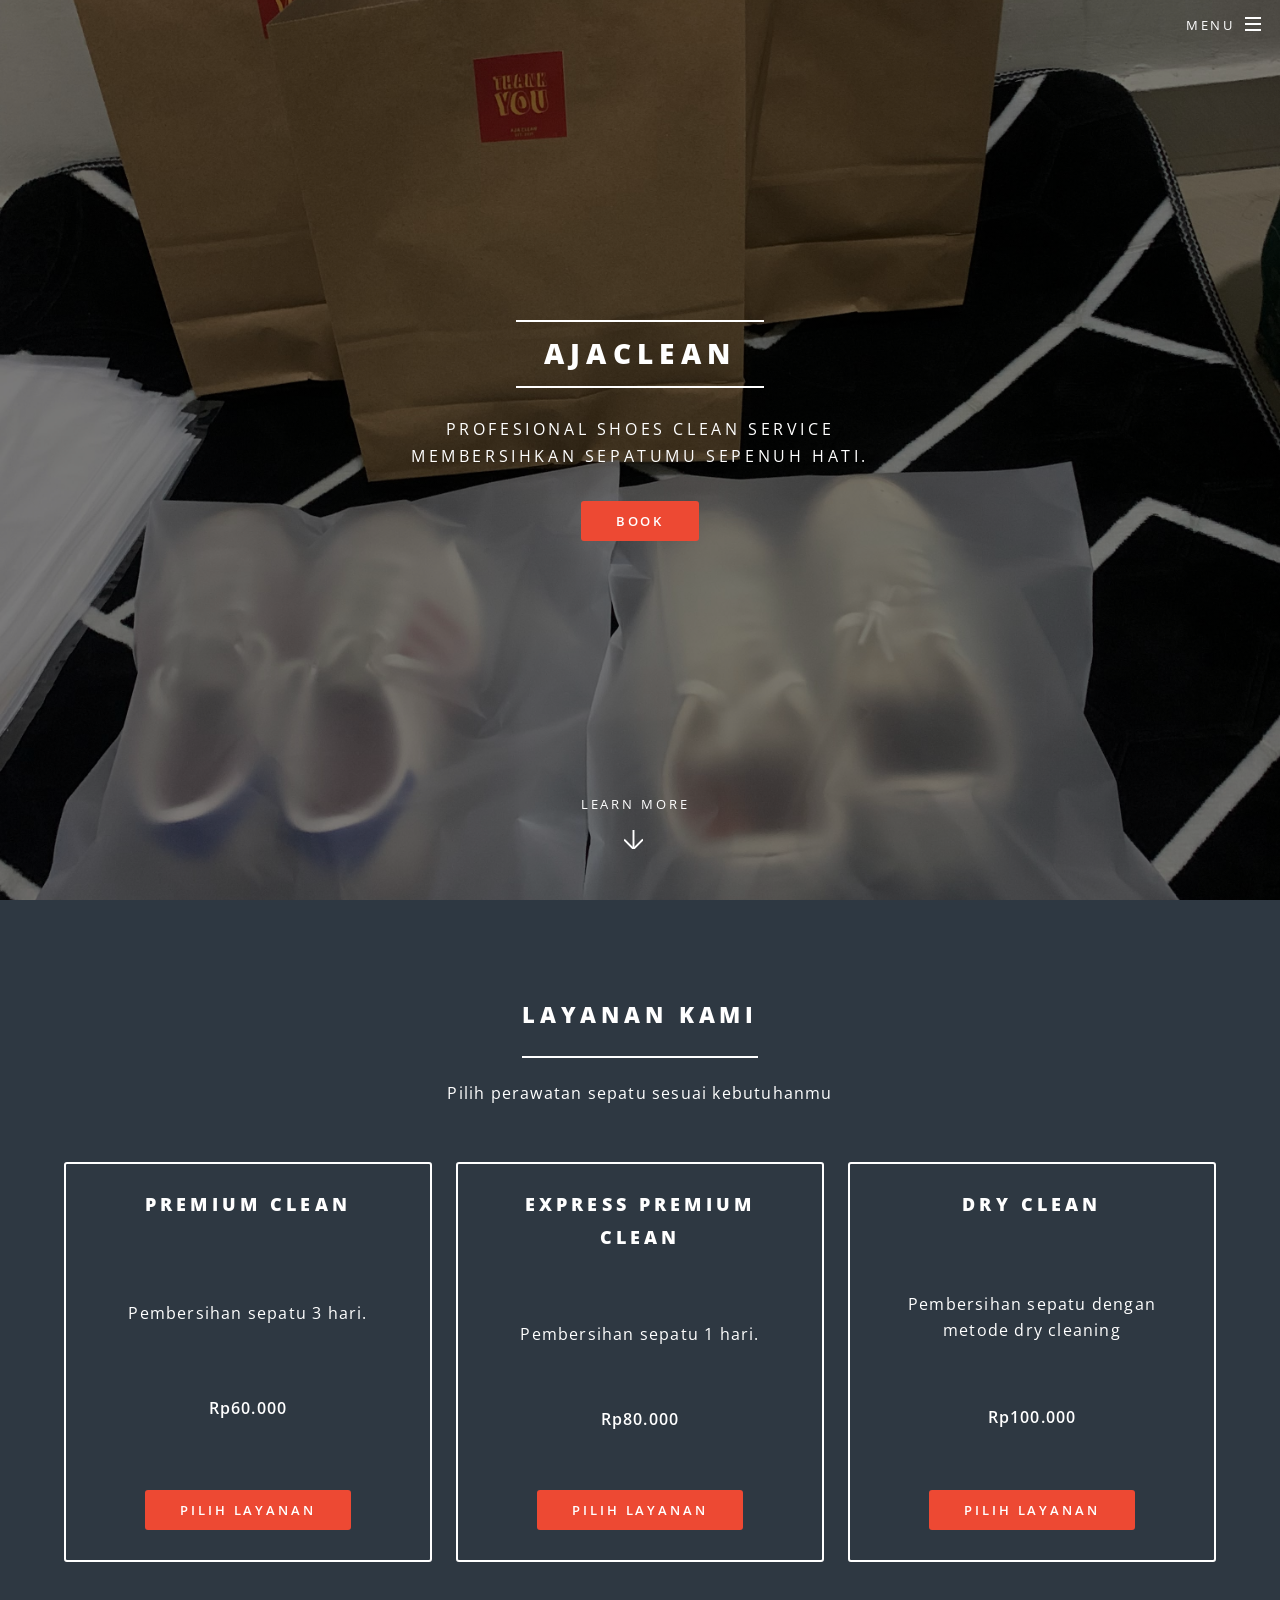
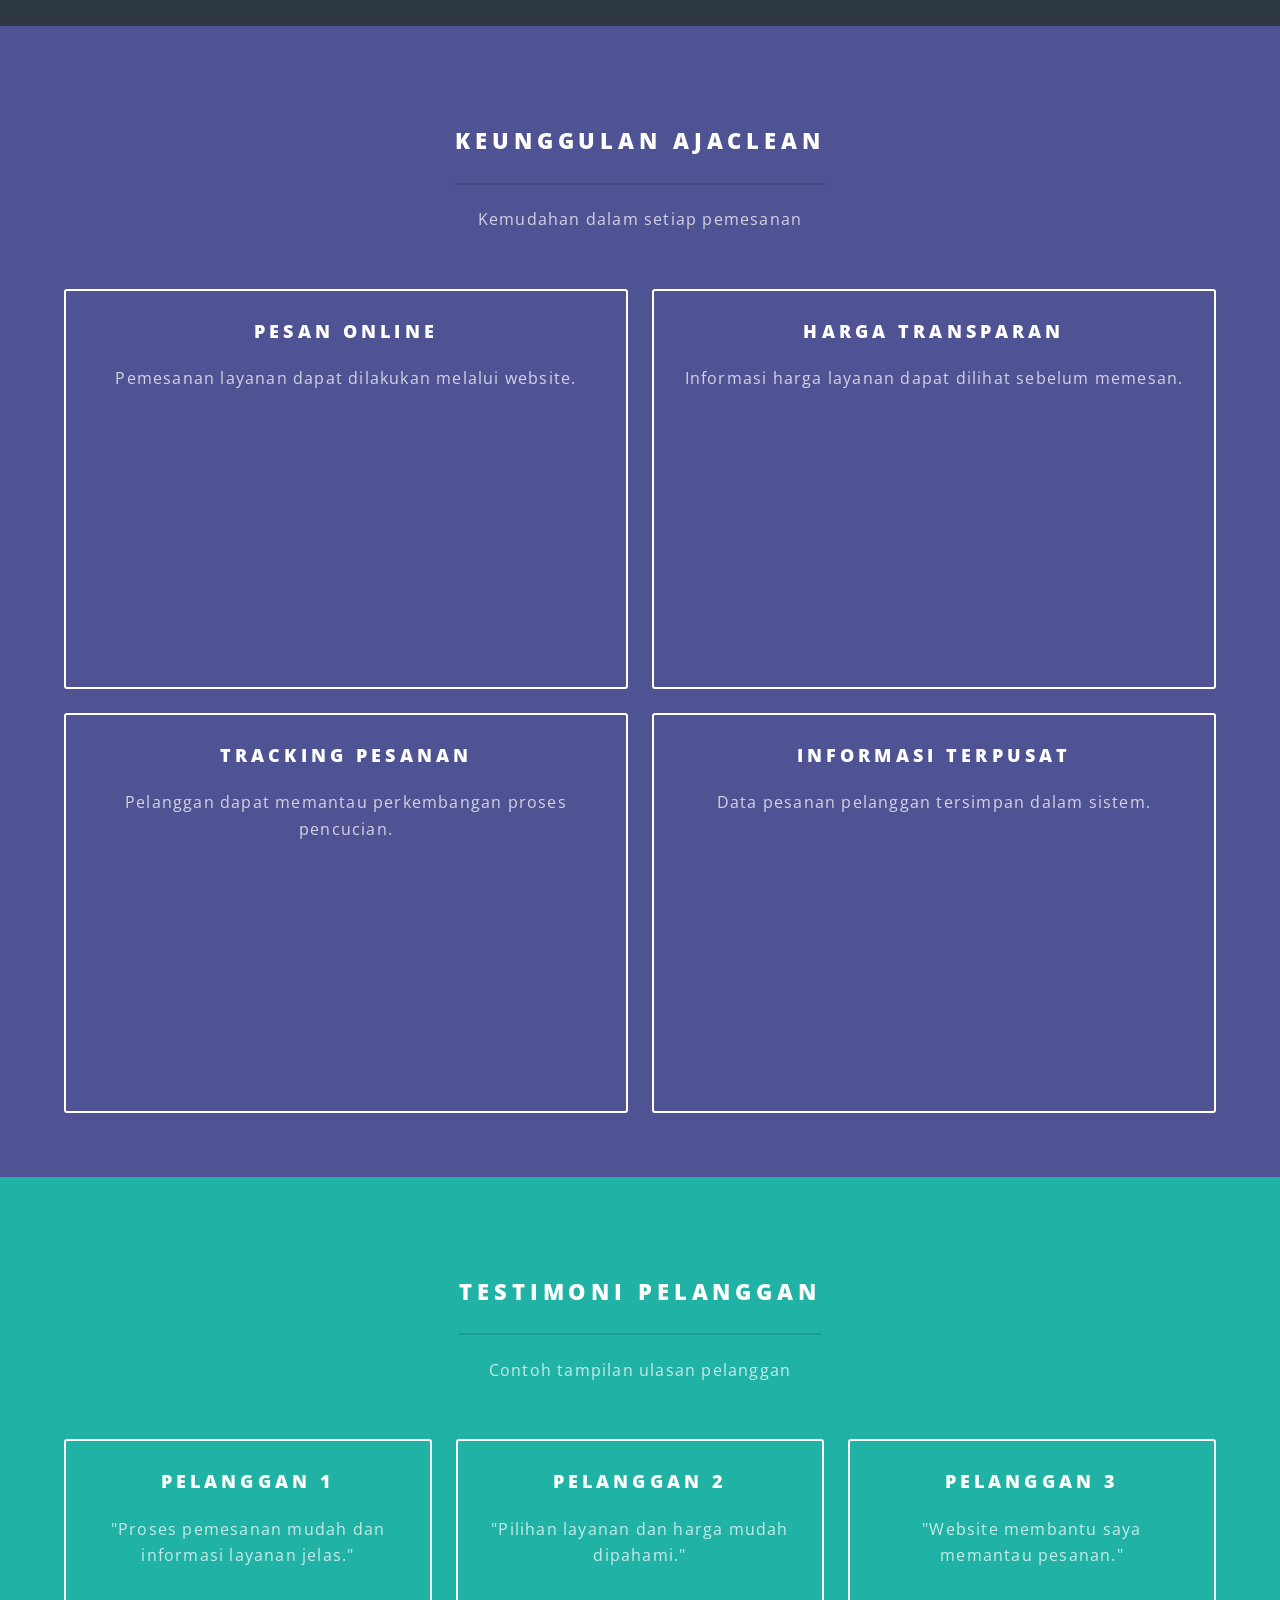
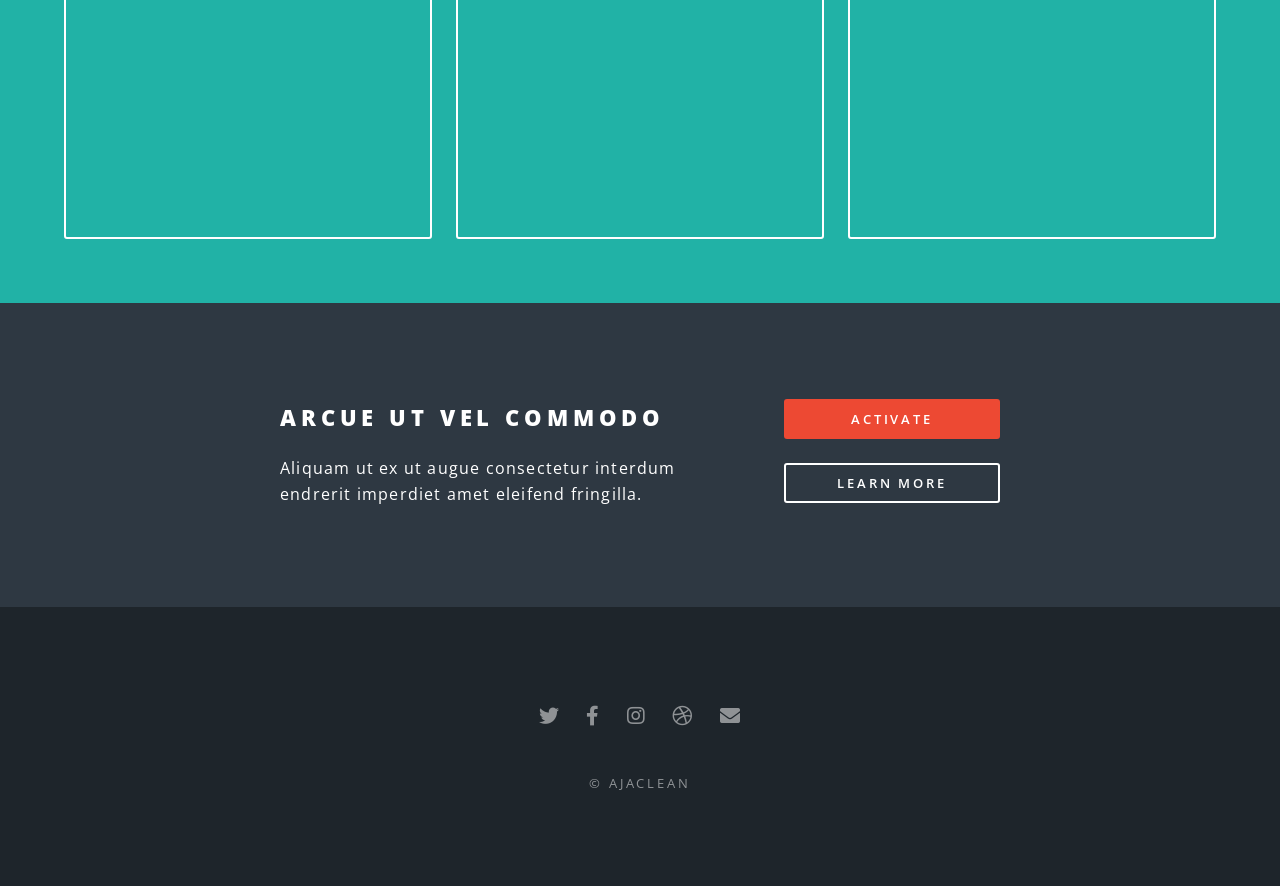
<file: index.html>
<!DOCTYPE HTML>
<html>
	<head>
		<title>AjaClean</title>
		<meta charset="utf-8" />
		<meta name="viewport" content="width=device-width, initial-scale=1, user-scalable=no" />
		<link rel="stylesheet" href="assets/css/main.css" />
		<noscript><link rel="stylesheet" href="assets/css/noscript.css" /></noscript>
	</head>
	<body class="landing is-preload">

		<!-- Page Wrapper -->
			<div id="page-wrapper">

				<!-- Header -->
					<header id="header" class="alt">
						<h1><a href="#banner" class="scrolly">AjaClean</a></h1>
						<nav id="nav">
							<ul>
								<li class="special">
									<a href="#menu" class="menuToggle"><span>Menu</span></a>
									<div id="menu">
										<ul>
											<li><a href="index.html">Home</a></li>
											<li><a href="#layanan">Layanan Kami</a></li>
											<li><a href="#keunggulan">Keunggulan AjaClean</a></li>
											<li><a href="#testimoni">Testimoni</a></li>
										</ul>
									</div>
								</li>
							</ul>
						</nav>
					</header>

				<!-- Banner -->
					<section id="banner">
						<div class="inner">
							<h2>AjaClean</h2>
							<p><span class="desktop-copy">Profesional shoes clean service<br /></span>Membersihkan sepatumu<class="desktop-copy" br/> sepenuh hati.</p>
							<ul class="actions special">
								<li><a href="index+1.html" class="button primary">Book</a></li>
							</ul>
						</div>
						<a href="#layanan" class="more scrolly">Learn More</a>
					</section>

				<!-- Layanan Kami -->
					<section id="layanan" class="wrapper style2 special">
						<div class="inner">
							<header class="major">
								<h2>Layanan Kami</h2>
								<p>Pilih perawatan sepatu sesuai kebutuhanmu</p>
							</header>
							<div class="row gtr-uniform">
								<div class="col-4 col-12-medium">
									<div class="box">
										<h3>Premium Clean</h3>
										<p>Pembersihan sepatu 3 hari.</p>
										<p><strong>Rp60.000</strong></p>
										<a href="booking.html" class="button primary">Pilih Layanan</a>
									</div>
								</div>
								<div class="col-4 col-12-medium">
									<div class="box">
										<h3>Express Premium Clean</h3>
										<p>Pembersihan sepatu 1 hari.</p>
										<p><strong>Rp80.000</strong></p>
										<a href="booking.html" class="button primary">Pilih Layanan</a>
									</div>
								</div>
								<div class="col-4 col-12-medium">
									<div class="box">
										<h3>Dry Clean</h3>
										<p>Pembersihan sepatu dengan metode dry cleaning</p>
										<p><strong>Rp100.000</strong></p>
										<a href="booking.html" class="button primary">Pilih Layanan</a>
									</div>
								</div>
							</div>
						</div>
					</section>

				<!-- Keunggulan AjaClean -->
					<section id="keunggulan" class="wrapper style3 special">
						<div class="inner">
							<header class="major">
								<h2>Keunggulan AjaClean</h2>
								<p>Kemudahan dalam setiap pemesanan</p>
							</header>
							<div class="row gtr-uniform">
								<div class="col-6 col-12-medium">
									<div class="box">
										<h3>Pesan Online</h3>
										<p>Pemesanan layanan dapat dilakukan melalui website.</p>
									</div>
								</div>
								<div class="col-6 col-12-medium">
									<div class="box">
										<h3>Harga Transparan</h3>
										<p>Informasi harga layanan dapat dilihat sebelum memesan.</p>
									</div>
								</div>
								<div class="col-6 col-12-medium">
									<div class="box">
										<h3>Tracking Pesanan</h3>
										<p>Pelanggan dapat memantau perkembangan proses pencucian.</p>
									</div>
								</div>
								<div class="col-6 col-12-medium">
									<div class="box">
										<h3>Informasi Terpusat</h3>
										<p>Data pesanan pelanggan tersimpan dalam sistem.</p>
									</div>
								</div>
							</div>
						</div>
					</section>

				<!-- Testimoni -->
					<section id="testimoni" class="wrapper style1 special">
						<div class="inner">
							<header class="major">
								<h2>Testimoni Pelanggan</h2>
								<p>Contoh tampilan ulasan pelanggan</p>
							</header>
							<div class="row gtr-uniform">
								<div class="col-4 col-12-medium">
									<div class="box">
										<h3>Pelanggan 1</h3>
										<p>"Proses pemesanan mudah dan informasi layanan jelas."</p>
									</div>
								</div>
								<div class="col-4 col-12-medium">
									<div class="box">
										<h3>Pelanggan 2</h3>
										<p>"Pilihan layanan dan harga mudah dipahami."</p>
									</div>
								</div>
								<div class="col-4 col-12-medium">
									<div class="box">
										<h3>Pelanggan 3</h3>
										<p>"Website membantu saya memantau pesanan."</p>
									</div>
								</div>
							</div>
						</div>
					</section>

				<!-- CTA -->
					<section id="cta" class="wrapper style4">
						<div class="inner">
							<header>
								<h2>Arcue ut vel commodo</h2>
								<p>Aliquam ut ex ut augue consectetur interdum endrerit imperdiet amet eleifend fringilla.</p>
							</header>
							<ul class="actions stacked">
								<li><a href="#" class="button fit primary">Activate</a></li>
								<li><a href="#" class="button fit">Learn More</a></li>
							</ul>
						</div>
					</section>

				<!-- Footer -->
					<footer id="footer">
						<ul class="icons">
							<li><a href="#" class="icon brands fa-twitter"><span class="label">Twitter</span></a></li>
							<li><a href="#" class="icon brands fa-facebook-f"><span class="label">Facebook</span></a></li>
							<li><a href="#" class="icon brands fa-instagram"><span class="label">Instagram</span></a></li>
							<li><a href="#" class="icon brands fa-dribbble"><span class="label">Dribbble</span></a></li>
							<li><a href="#" class="icon solid fa-envelope"><span class="label">Email</span></a></li>
						</ul>
						<ul class="copyright">
							<li>&copy; AjaClean</li>
						</ul>
					</footer>

			</div>

		<!-- Scripts -->
			<script src="assets/js/browser.min.js"></script>
			<script src="assets/js/breakpoints.min.js"></script>
			<script src="assets/js/util.js"></script>
			<script src="assets/js/main.js"></script>

	</body>
</html>
</file>
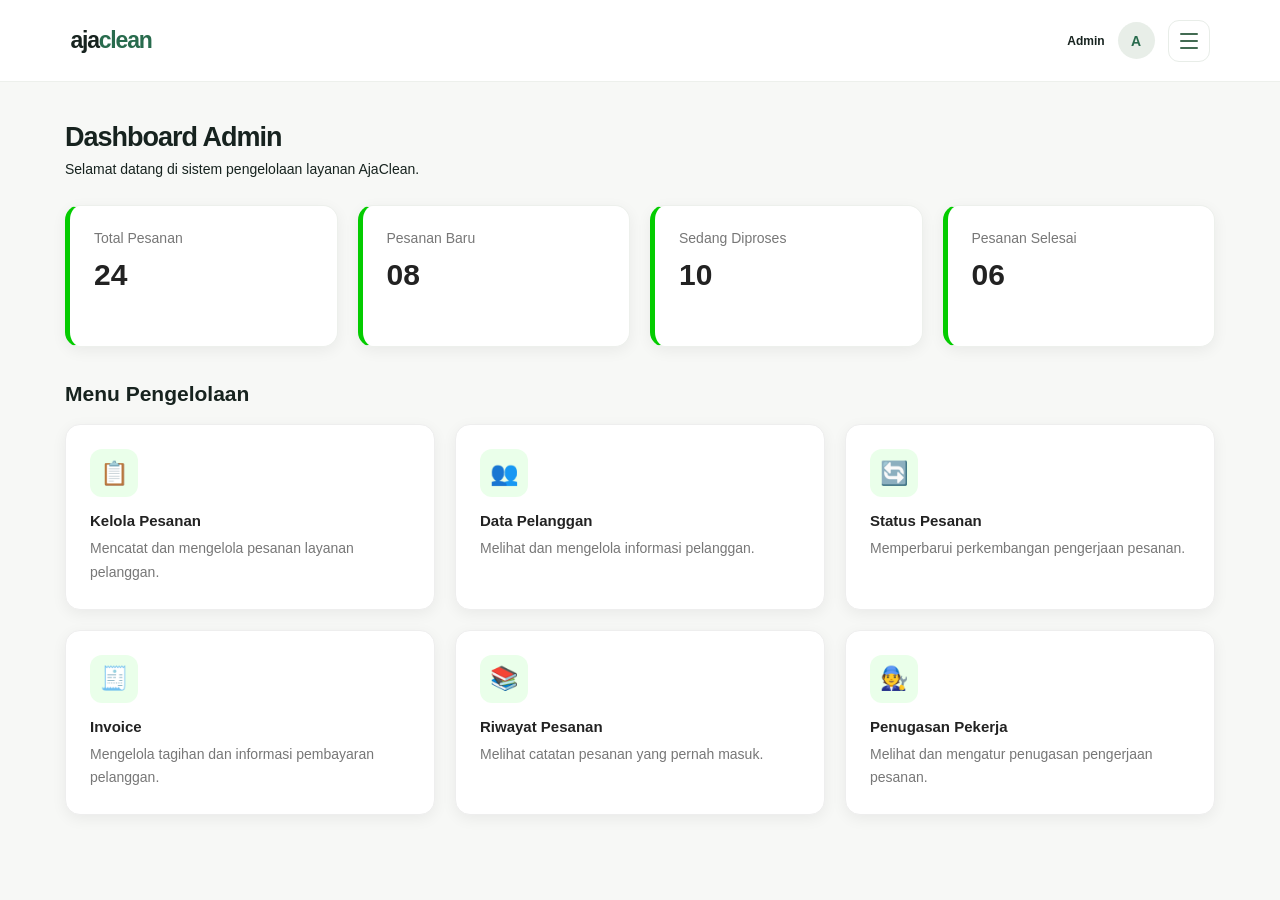
<file: ad.html>
<!DOCTYPE html>
<html lang="id">
<head>
    <meta charset="UTF-8">
    <meta name="viewport" content="width=device-width, initial-scale=1.0">
    <title>AjaClean - Dashboard Admin</title>

    <link rel="stylesheet" href="assets/css/stylecust.css">

    <style>
        .dashboard-container {
            max-width: 1200px;
            margin: 40px auto;
            padding: 0 25px;
        }

        .dashboard-heading {
            margin-bottom: 28px;
        }

        .dashboard-heading h1 {
            margin-bottom: 8px;
        }

        .stat-grid {
            display: grid;
            grid-template-columns: repeat(4, 1fr);
            gap: 20px;
            margin-bottom: 35px;
        }

        .stat-card, .feature-card {
            background: #fff;
            border-radius: 15px;
            padding: 24px;
            box-shadow: 0 4px 15px rgba(0,0,0,0.06);
        }

        .stat-card {
            border-left: 5px solid #04cc00;
        }

        .stat-card p {
            color: #777;
            margin: 0 0 12px;
        }

        .stat-card h2 {
            margin: 0;
            font-size: 30px;
            color: #222;
        }

        .section-heading {
            margin-bottom: 18px;
        }

        .feature-grid {
            display: grid;
            grid-template-columns: repeat(3, 1fr);
            gap: 20px;
        }

        .feature-card {
            text-decoration: none;
            color: #222;
            transition: 0.25s ease;
            border: 1px solid #eee;
        }

        .feature-card:hover {
            transform: translateY(-5px);
            border-color: #04cc00;
        }

        .feature-icon {
            width: 48px;
            height: 48px;
            display: flex;
            align-items: center;
            justify-content: center;
            border-radius: 12px;
            background: #eaffea;
            color: #04b900;
            font-size: 23px;
            margin-bottom: 15px;
        }

        .feature-card h3 {
            margin: 0 0 8px;
        }

        .feature-card p {
            color: #777;
            font-size: 14px;
            margin: 0;
        }

        @media (max-width: 850px) {
            .stat-grid {
                grid-template-columns: repeat(2, 1fr);
            }

            .feature-grid {
                grid-template-columns: repeat(2, 1fr);
            }
        }

        @media (max-width: 550px) {
            .stat-grid, .feature-grid {
                grid-template-columns: 1fr;
            }

            .dashboard-container {
                padding: 0 15px;
            }
        }
    </style>
</head>

<body>

    <header class="topbar">
        <a class="brand" href="admin.html">
            <span class="brand-name">aja<span>clean</span></span>
        </a>

        <div class="top-actions">
            <div class="account-name">Admin</div>
            <div class="avatar">A</div>

            <div class="menu-wrap">
                <input class="menu-check" type="checkbox" id="menu-toggle">

                <label class="menu-button" for="menu-toggle">
                    <span></span>
                    <span></span>
                    <span></span>
                </label>

                <nav class="menu-dropdown">
                    <div class="menu-heading">MENU ADMIN</div>
                    <a class="menu-link active" href="admin.html">Dashboard</a>
                    <a class="menu-link" href="pesanan-admin.html">Kelola Pesanan</a>
                    <a class="menu-link" href="pelanggan-admin.html">Data Pelanggan</a>
                    <a class="menu-link" href="status-pesanan.html">Status Pesanan</a>
                    <a class="menu-link" href="invoice.html">Invoice</a>
                    <a class="menu-link" href="index.html">Keluar</a>
                </nav>
            </div>
        </div>
    </header>

    <main class="dashboard-container">

        <section class="dashboard-heading">
            <h1>Dashboard Admin</h1>
            <p>Selamat datang di sistem pengelolaan layanan AjaClean.</p>
        </section>

        <section class="stat-grid">

            <div class="stat-card">
                <p>Total Pesanan</p>
                <h2>24</h2>
            </div>

            <div class="stat-card">
                <p>Pesanan Baru</p>
                <h2>08</h2>
            </div>

            <div class="stat-card">
                <p>Sedang Diproses</p>
                <h2>10</h2>
            </div>

            <div class="stat-card">
                <p>Pesanan Selesai</p>
                <h2>06</h2>
            </div>

        </section>

        <section>
            <div class="section-heading">
                <h2>Menu Pengelolaan</h2>
            </div>

            <div class="feature-grid">

                <a href="pesanan-admin.html" class="feature-card">
                    <div class="feature-icon">📋</div>
                    <h3>Kelola Pesanan</h3>
                    <p>Mencatat dan mengelola pesanan layanan pelanggan.</p>
                </a>

                <a href="pelanggan-admin.html" class="feature-card">
                    <div class="feature-icon">👥</div>
                    <h3>Data Pelanggan</h3>
                    <p>Melihat dan mengelola informasi pelanggan.</p>
                </a>

                <a href="status-pesanan.html" class="feature-card">
                    <div class="feature-icon">🔄</div>
                    <h3>Status Pesanan</h3>
                    <p>Memperbarui perkembangan pengerjaan pesanan.</p>
                </a>

                <a href="invoice.html" class="feature-card">
                    <div class="feature-icon">🧾</div>
                    <h3>Invoice</h3>
                    <p>Mengelola tagihan dan informasi pembayaran pelanggan.</p>
                </a>

                <a href="riwayat-admin.html" class="feature-card">
                    <div class="feature-icon">📚</div>
                    <h3>Riwayat Pesanan</h3>
                    <p>Melihat catatan pesanan yang pernah masuk.</p>
                </a>

                <a href="penugasan.html" class="feature-card">
                    <div class="feature-icon">🧑‍🔧</div>
                    <h3>Penugasan Pekerja</h3>
                    <p>Melihat dan mengatur penugasan pengerjaan pesanan.</p>
                </a>

            </div>
        </section>

    </main>

</body>
</html>
</file>
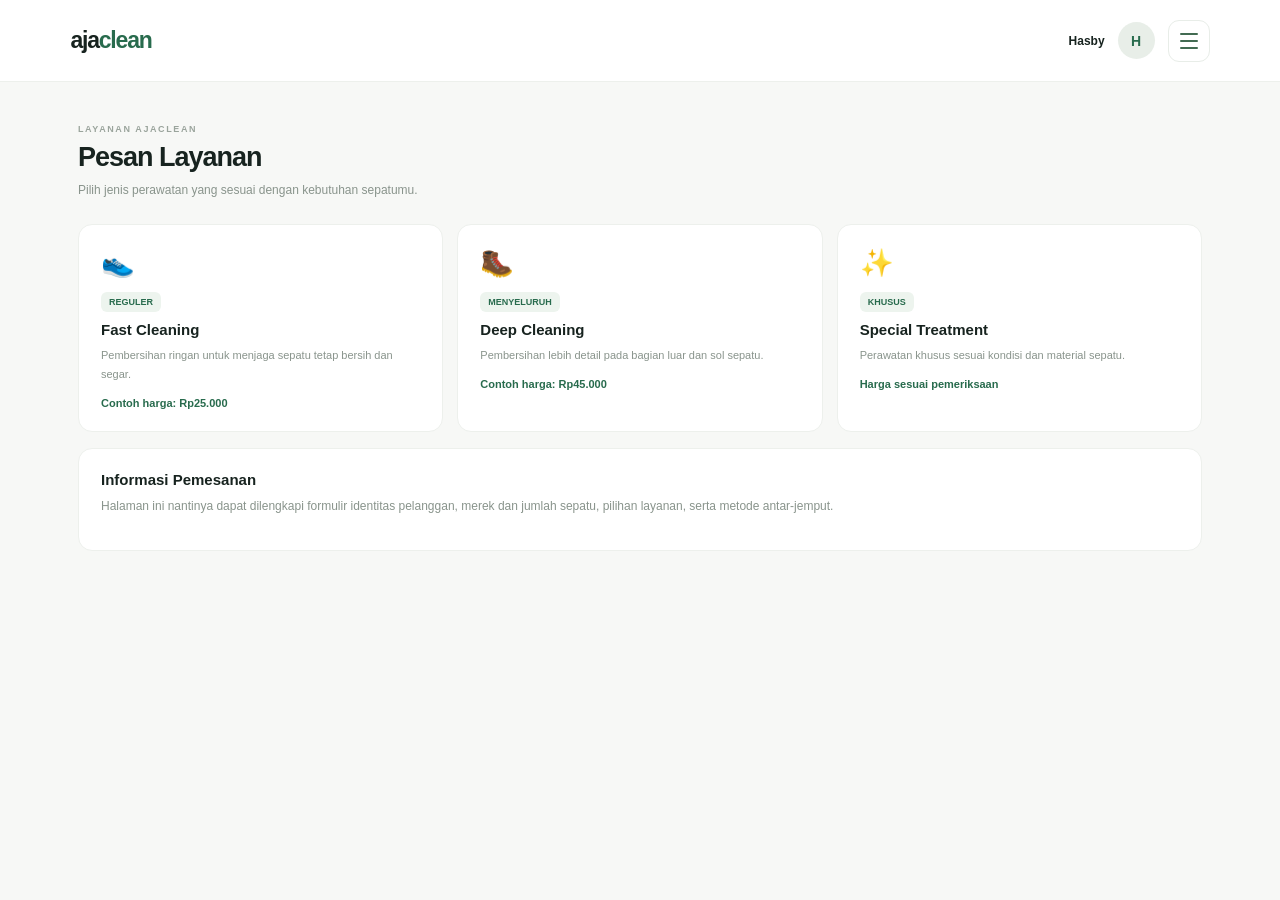
<file: booking.html>
<!DOCTYPE html>
<html lang="id">
<head>
    <meta charset="UTF-8">
    <meta name="viewport" content="width=device-width, initial-scale=1.0">
    <title>AjaClean - Pesan Layanan</title>
    <link rel="stylesheet" href="assets/css/stylecust.css">
</head>
<body>
<header class="topbar">
    <a class="brand" href="cust.html"><span class="brand-name">aja<span>clean</span></span></a>
    <div class="top-actions">
        <div class="account-name">Hasby</div>
        <div class="avatar">H</div>
        <div class="menu-wrap">
            <input class="menu-check" type="checkbox" id="menu-toggle">
            <label class="menu-button" for="menu-toggle"><span></span><span></span><span></span></label>
            <nav class="menu-dropdown">
                <div class="menu-heading">MENU PELANGGAN</div>
                <a class="menu-link active" href="pesan.html">＋ Pesan Layanan</a>
                <a class="menu-link" href="lacak.html">Lacak Pesanan</a>
                <a class="menu-link" href="riwayat.html"> Riwayat Pesanan</a>
                <a class="menu-link" href="promo.html">Promo & Membership</a>
                <a class="menu-link" href="profil.html"> Profil Saya</a>
                <a class="menu-link" href="index.html"><span class="menu-icon"></span>keluar</a>
            </nav>
        </div>
    </div>
</header>

<main>
    <div class="section-head">
        <div class="eyebrow">LAYANAN AJACLEAN</div>
        <h1>Pesan Layanan</h1>
        <p class="subtitle">Pilih jenis perawatan yang sesuai dengan kebutuhan sepatumu.</p>
    </div>

    <div class="service-list">
        <article class="service-card">
            <div class="symbol">👟</div>
            <span class="tag">REGULER</span>
            <h3>Fast Cleaning</h3>
            <p>Pembersihan ringan untuk menjaga sepatu tetap bersih dan segar.</p>
            <strong>Contoh harga: Rp25.000</strong>
        </article>

        <article class="service-card">
            <div class="symbol">🥾</div>
            <span class="tag">MENYELURUH</span>
            <h3>Deep Cleaning</h3>
            <p>Pembersihan lebih detail pada bagian luar dan sol sepatu.</p>
            <strong>Contoh harga: Rp45.000</strong>
        </article>

        <article class="service-card">
            <div class="symbol">✨</div>
            <span class="tag">KHUSUS</span>
            <h3>Special Treatment</h3>
            <p>Perawatan khusus sesuai kondisi dan material sepatu.</p>
            <strong>Harga sesuai pemeriksaan</strong>
        </article>
    </div>

    <div class="panel" style="margin-top:16px">
        <h3>Informasi Pemesanan</h3>
        <p class="muted">Halaman ini nantinya dapat dilengkapi formulir identitas pelanggan, merek dan jumlah sepatu, pilihan layanan, serta metode antar-jemput.</p>
    </div>
</main>
</body>
</html>
</file>
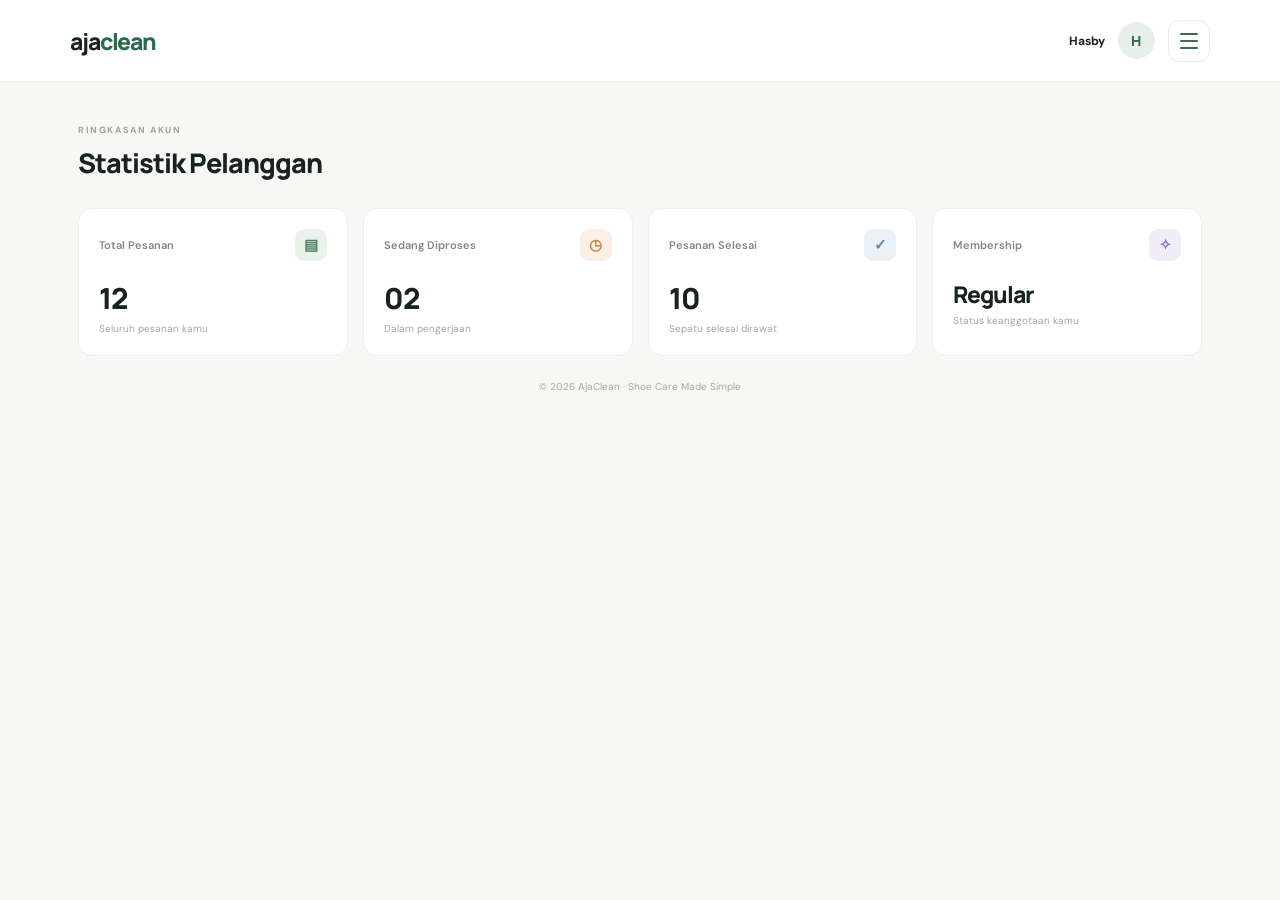
<file: cust.html>
<!DOCTYPE html>
<html lang="id">
<head>
    <meta charset="UTF-8">
    <meta name="viewport" content="width=device-width, initial-scale=1.0">
    <title>AjaClean - Dashboard Pelanggan</title>
    <link rel="preconnect" href="https://fonts.googleapis.com">
    <link rel="preconnect" href="https://fonts.gstatic.com" crossorigin>
    <link href="https://fonts.googleapis.com/css2?family=DM+Sans:wght@400;500;600;700&family=Manrope:wght@400;500;600;700;800&display=swap" rel="stylesheet">
    <link rel="stylesheet" href="assets/css/stylecust.css">
</head>
<body>

<header class="topbar">
    <a class="brand" href="cust.html">
        <span class="brand-name">aja<span>clean</span></span>
    </a>

    <div class="top-actions">
        <div class="account-name">Hasby</div>
        <div class="avatar">H</div>

        <div class="menu-wrap">
            <input class="menu-check" type="checkbox" id="menu-toggle">
            <label class="menu-button" for="menu-toggle" aria-label="Buka menu">
                <span></span><span></span><span></span>
            </label>

            <nav class="menu-dropdown">
                <div class="menu-heading">MENU PELANGGAN</div>
                <a class="menu-link" href="booking.html"><span class="menu-icon"></span>Pesan Layanan</a>
                <a class="menu-link" href="lacak.html"><span class="menu-icon"></span>Lacak Pesanan</a>
                <a class="menu-link" href="riwayat.html"><span class="menu-icon"></span>Riwayat Pesanan</a>
                <a class="menu-link" href="promo.html"><span class="menu-icon"></span>Promo & Membership</a>
                <a class="menu-link" href="profil.html"><span class="menu-icon"></span>Profil Saya</a>
                <a class="menu-link" href="index.html"><span class="menu-icon"></span>keluar</a>
            </nav>
        </div>
    </div>
</header>

<main>
    <section class="welcome">
        <div class="eyebrow">RINGKASAN AKUN</div>
        <h1>Statistik Pelanggan</h1>
    </section>

    <div class="stats-grid">
        <article class="stat-card">
            <div class="stat-top">
                <span>Total Pesanan</span>
                <span class="stat-icon green">▤</span>
            </div>
            <div class="stat-value">12</div>
            <div class="stat-note">Seluruh pesanan kamu</div>
        </article>

        <article class="stat-card">
            <div class="stat-top">
                <span>Sedang Diproses</span>
                <span class="stat-icon orange">◷</span>
            </div>
            <div class="stat-value">02</div>
            <div class="stat-note">Dalam pengerjaan</div>
        </article>

        <article class="stat-card">
            <div class="stat-top">
                <span>Pesanan Selesai</span>
                <span class="stat-icon blue">✓</span>
            </div>
            <div class="stat-value">10</div>
            <div class="stat-note">Sepatu selesai dirawat</div>
        </article>

        <article class="stat-card">
            <div class="stat-top">
                <span>Membership</span>
                <span class="stat-icon purple">✧</span>
            </div>
            <div class="stat-value" style="font-size:23px">Regular</div>
            <div class="stat-note">Status keanggotaan kamu</div>
        </article>
    </div>

    <div class="footer">© 2026 AjaClean · Shoe Care Made Simple</div>
</main>

</body>
</html>
</file>
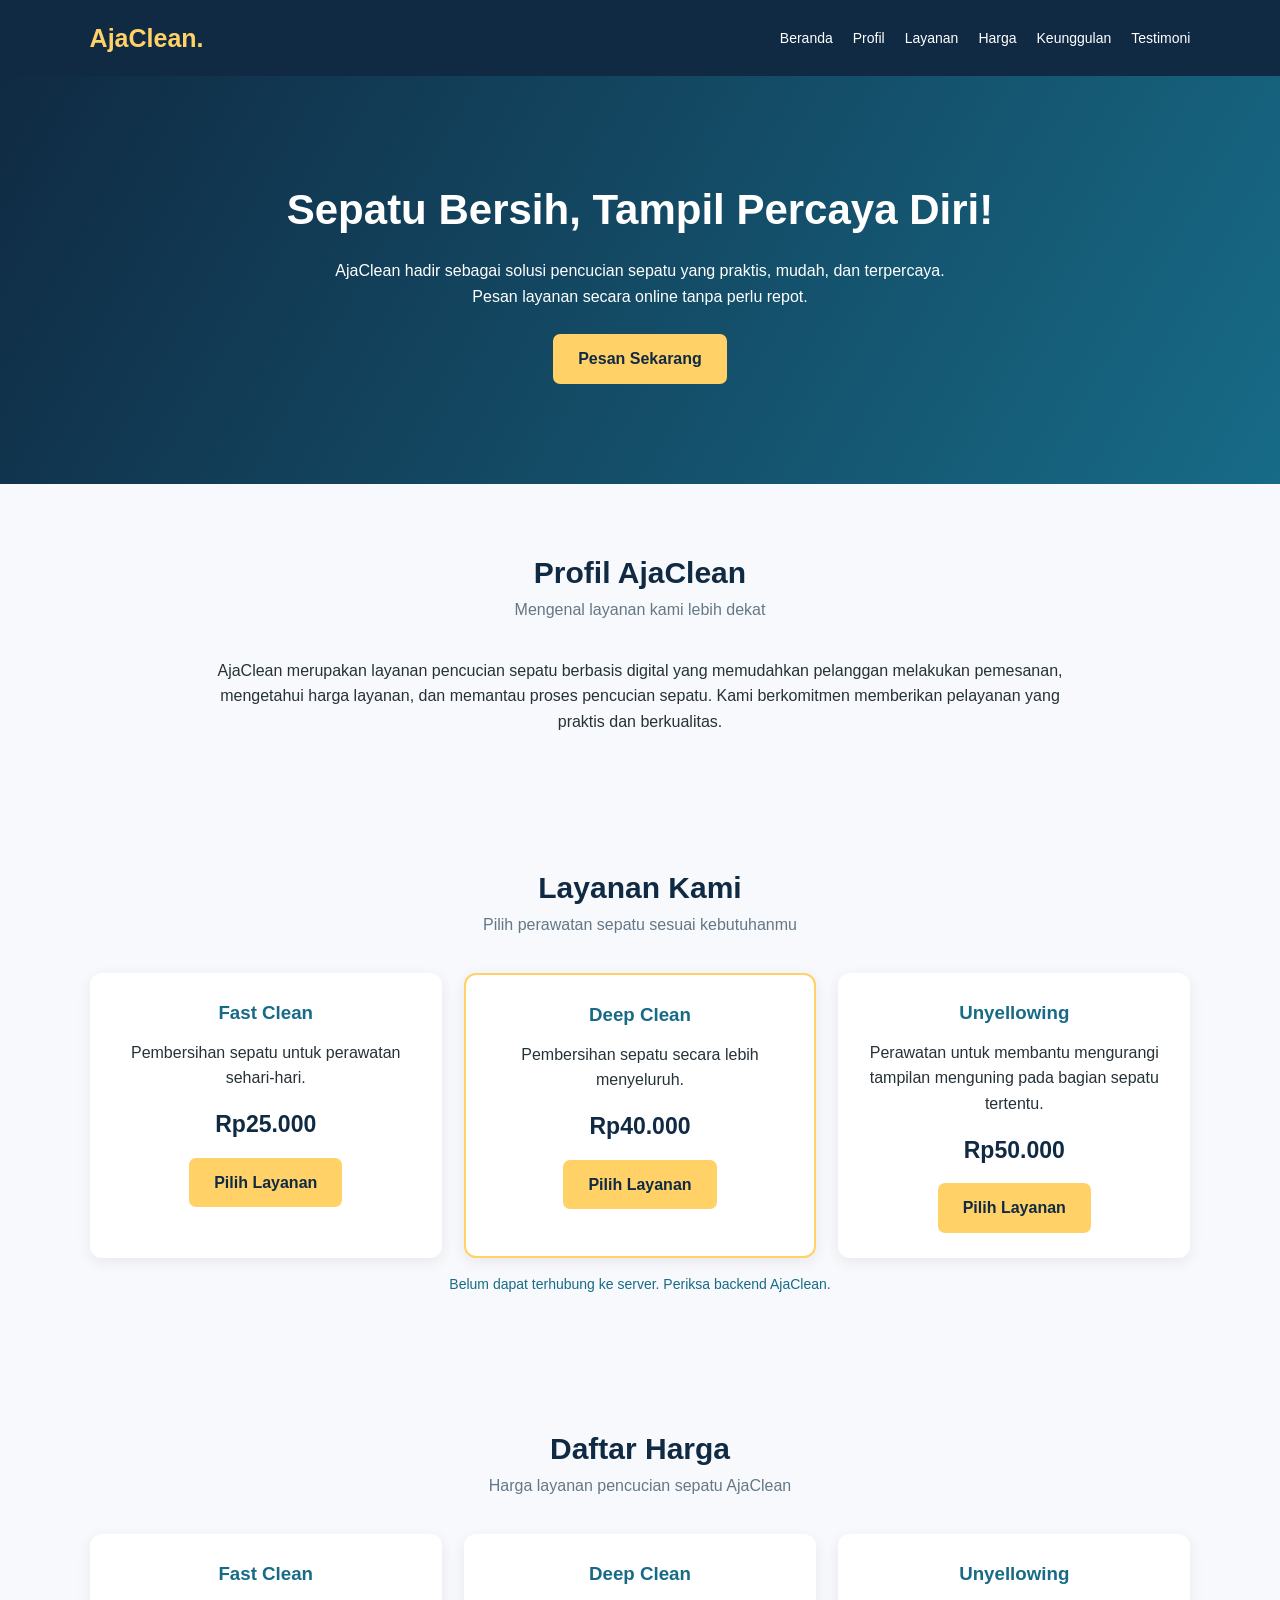
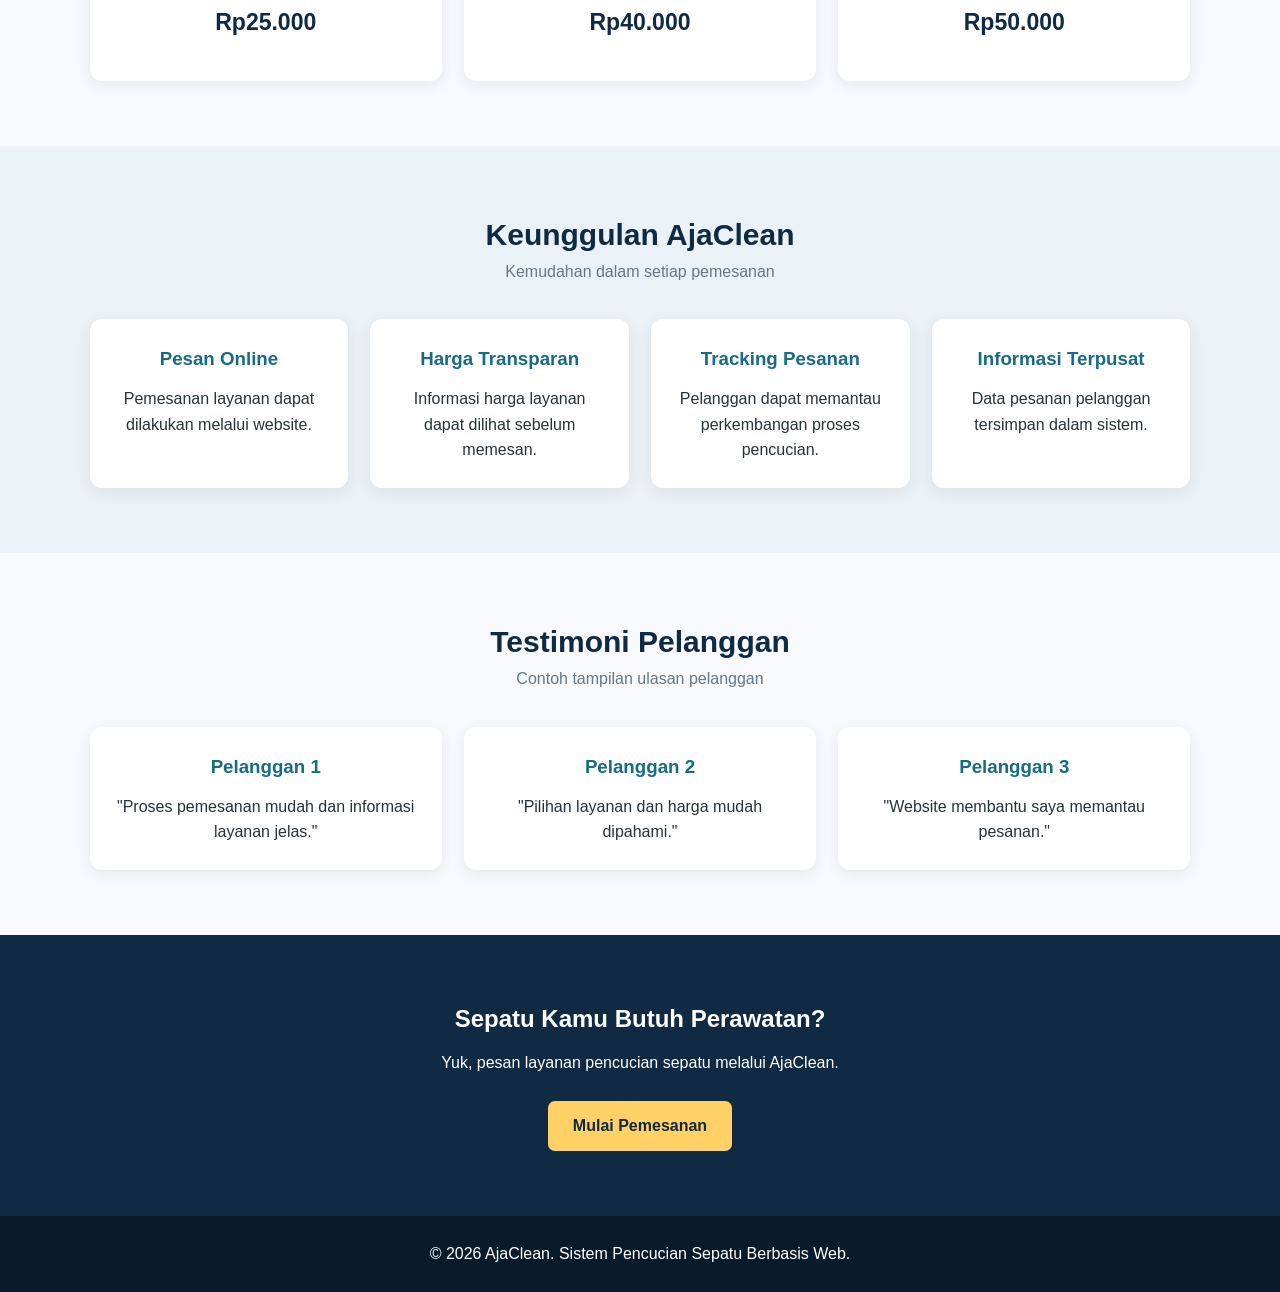
<file: customer.html>
<!DOCTYPE html>
<html lang="id">
<head>
    <meta charset="UTF-8">
    <meta name="viewport" content="width=device-width, initial-scale=1.0">
    <title>AjaClean - Layanan Cuci Sepatu</title>

    <style>
        * {
            margin: 0;
            padding: 0;
            box-sizing: border-box;
            scroll-behavior: smooth;
        }

        body {
            font-family: Arial, sans-serif;
            color: #263238;
            background: #f7f9fc;
            line-height: 1.6;
        }

        header {
            background: #102a43;
            color: white;
            padding: 18px 7%;
            display: flex;
            justify-content: space-between;
            align-items: center;
            flex-wrap: wrap;
            gap: 15px;
        }

        .logo {
            font-size: 25px;
            font-weight: bold;
            color: #ffd166;
        }

        nav {
            display: flex;
            flex-wrap: wrap;
            gap: 20px;
        }

        nav a {
            color: white;
            text-decoration: none;
            font-size: 14px;
        }

        nav a:hover {
            color: #ffd166;
        }

        .hero {
            background: linear-gradient(120deg, #102a43, #176b87);
            color: white;
            text-align: center;
            padding: 100px 20px;
        }

        .hero h1 {
            font-size: 42px;
            margin-bottom: 15px;
        }

        .hero p {
            max-width: 650px;
            margin: 0 auto 25px;
        }

        .btn {
            display: inline-block;
            background: #ffd166;
            color: #102a43;
            padding: 12px 25px;
            border-radius: 7px;
            text-decoration: none;
            font-weight: bold;
            border: none;
            cursor: pointer;
        }

        .btn:hover {
            background: #f5bd43;
        }

        section {
            padding: 65px 7%;
        }

        .section-title {
            text-align: center;
            margin-bottom: 35px;
        }

        .section-title h2 {
            font-size: 30px;
            color: #102a43;
        }

        .section-title p {
            color: #657786;
        }

        .about {
            text-align: center;
            max-width: 850px;
            margin: auto;
        }

        .cards {
            display: grid;
            grid-template-columns: repeat(auto-fit, minmax(220px, 1fr));
            gap: 22px;
        }

        .card {
            background: white;
            padding: 25px;
            border-radius: 12px;
            box-shadow: 0 4px 15px rgba(0,0,0,.07);
            text-align: center;
        }

        .card h3 {
            color: #176b87;
            margin-bottom: 12px;
        }

        .price {
            color: #102a43;
            font-size: 23px;
            font-weight: bold;
            margin: 15px 0;
        }

        .popular {
            border: 2px solid #ffd166;
        }

        .features {
            background: #eaf2f8;
        }

        .status {
            color: #176b87;
            font-size: 14px;
            margin-top: 15px;
        }

        .booking {
            background: #102a43;
            color: white;
            text-align: center;
        }

        .booking h2 {
            margin-bottom: 12px;
        }

        footer {
            background: #091b2b;
            color: white;
            text-align: center;
            padding: 25px;
        }

        @media (max-width: 600px) {
            header {
                justify-content: center;
            }

            nav {
                justify-content: center;
                gap: 12px;
            }

            .hero h1 {
                font-size: 30px;
            }

            section {
                padding: 45px 6%;
            }
        }
    </style>
</head>

<body>

    <!-- NAVIGASI -->
    <header>
        <div class="logo">AjaClean.</div>

        <nav>
            <a href="#beranda">Beranda</a>
            <a href="#profil">Profil</a>
            <a href="#layanan">Layanan</a>
            <a href="#harga">Harga</a>
            <a href="#keunggulan">Keunggulan</a>
            <a href="#testimoni">Testimoni</a>
        </nav>
    </header>

    <!-- BERANDA -->
    <section class="hero" id="beranda">
        <h1>Sepatu Bersih, Tampil Percaya Diri!</h1>

        <p>
            AjaClean hadir sebagai solusi pencucian sepatu
            yang praktis, mudah, dan terpercaya.
            Pesan layanan secara online tanpa perlu repot.
        </p>

        <a href="booking.html" class="btn">Pesan Sekarang</a>
    </section>

    <!-- PROFIL -->
    <section id="profil">
        <div class="section-title">
            <h2>Profil AjaClean</h2>
            <p>Mengenal layanan kami lebih dekat</p>
        </div>

        <div class="about">
            <p>
                AjaClean merupakan layanan pencucian sepatu
                berbasis digital yang memudahkan pelanggan
                melakukan pemesanan, mengetahui harga layanan,
                dan memantau proses pencucian sepatu.
                Kami berkomitmen memberikan pelayanan yang
                praktis dan berkualitas.
            </p>
        </div>
    </section>

    <!-- LAYANAN -->
    <section id="layanan">
        <div class="section-title">
            <h2>Layanan Kami</h2>
            <p>Pilih perawatan sepatu sesuai kebutuhanmu</p>
        </div>

        <div class="cards">
            <div class="card">
                <h3>Fast Clean</h3>
                <p>Pembersihan sepatu untuk perawatan sehari-hari.</p>
                <p class="price">Rp25.000</p>
                <a href="booking.html" class="btn">Pilih Layanan</a>
            </div>

            <div class="card popular">
                <h3>Deep Clean</h3>
                <p>Pembersihan sepatu secara lebih menyeluruh.</p>
                <p class="price">Rp40.000</p>
                <a href="booking.html" class="btn">Pilih Layanan</a>
            </div>

            <div class="card">
                <h3>Unyellowing</h3>
                <p>Perawatan untuk membantu mengurangi tampilan menguning pada bagian sepatu tertentu.</p>
                <p class="price">Rp50.000</p>
                <a href="booking.html" class="btn">Pilih Layanan</a>
            </div>
        </div>

        <p id="serviceStatus" class="status" style="text-align:center;">
            Memeriksa layanan dari server...
        </p>
    </section>

    <!-- HARGA -->
    <section id="harga">
        <div class="section-title">
            <h2>Daftar Harga</h2>
            <p>Harga layanan pencucian sepatu AjaClean</p>
        </div>

        <div class="cards">
            <div class="card">
                <h3>Fast Clean</h3>
                <p class="price">Rp25.000</p>
            </div>

            <div class="card">
                <h3>Deep Clean</h3>
                <p class="price">Rp40.000</p>
            </div>

            <div class="card">
                <h3>Unyellowing</h3>
                <p class="price">Rp50.000</p>
            </div>
        </div>
    </section>

    <!-- KEUNGGULAN -->
    <section class="features" id="keunggulan">
        <div class="section-title">
            <h2>Keunggulan AjaClean</h2>
            <p>Kemudahan dalam setiap pemesanan</p>
        </div>

        <div class="cards">
            <div class="card">
                <h3>Pesan Online</h3>
                <p>Pemesanan layanan dapat dilakukan melalui website.</p>
            </div>

            <div class="card">
                <h3>Harga Transparan</h3>
                <p>Informasi harga layanan dapat dilihat sebelum memesan.</p>
            </div>

            <div class="card">
                <h3>Tracking Pesanan</h3>
                <p>Pelanggan dapat memantau perkembangan proses pencucian.</p>
            </div>

            <div class="card">
                <h3>Informasi Terpusat</h3>
                <p>Data pesanan pelanggan tersimpan dalam sistem.</p>
            </div>
        </div>
    </section>

    <!-- TESTIMONI -->
    <section id="testimoni">
        <div class="section-title">
            <h2>Testimoni Pelanggan</h2>
            <p>Contoh tampilan ulasan pelanggan</p>
        </div>

        <div class="cards">
            <div class="card">
                <h3>Pelanggan 1</h3>
                <p>"Proses pemesanan mudah dan informasi layanan jelas."</p>
            </div>

            <div class="card">
                <h3>Pelanggan 2</h3>
                <p>"Pilihan layanan dan harga mudah dipahami."</p>
            </div>

            <div class="card">
                <h3>Pelanggan 3</h3>
                <p>"Website membantu saya memantau pesanan."</p>
            </div>
        </div>
    </section>

    <!-- PEMESANAN -->
    <section class="booking">
        <h2>Sepatu Kamu Butuh Perawatan?</h2>

        <p>
            Yuk, pesan layanan pencucian sepatu melalui AjaClean.
        </p>

        <br>

        <a href="booking.html" class="btn">Mulai Pemesanan</a>
    </section>

    <!-- FOOTER -->
    <footer>
        <p>© 2026 AjaClean. Sistem Pencucian Sepatu Berbasis Web.</p>
    </footer>

    <!-- INTEGRASI API LAYANAN -->
    <script>
        const API_URL = "http://localhost:5001/api";

        async function cekLayanan() {
            const status = document.getElementById("serviceStatus");

            try {
                const response = await fetch(`${API_URL}/services`);
                const result = await response.json();

                if (!response.ok || result.success === false) {
                    throw new Error(result.message || "Gagal mengambil layanan");
                }

                const services = Array.isArray(result.data)
                    ? result.data
                    : result.data?.services;

                if (!Array.isArray(services)) {
                    throw new Error("Format data layanan tidak sesuai.");
                }

                status.textContent =
                    `Terhubung ke server. ${services.length} layanan tersedia.`;

            } catch (error) {
                status.textContent =
                    "Belum dapat terhubung ke server. Periksa backend AjaClean.";

                console.error("Kesalahan layanan:", error);
            }
        }

        cekLayanan();
    </script>

</body>
</html>
</file>
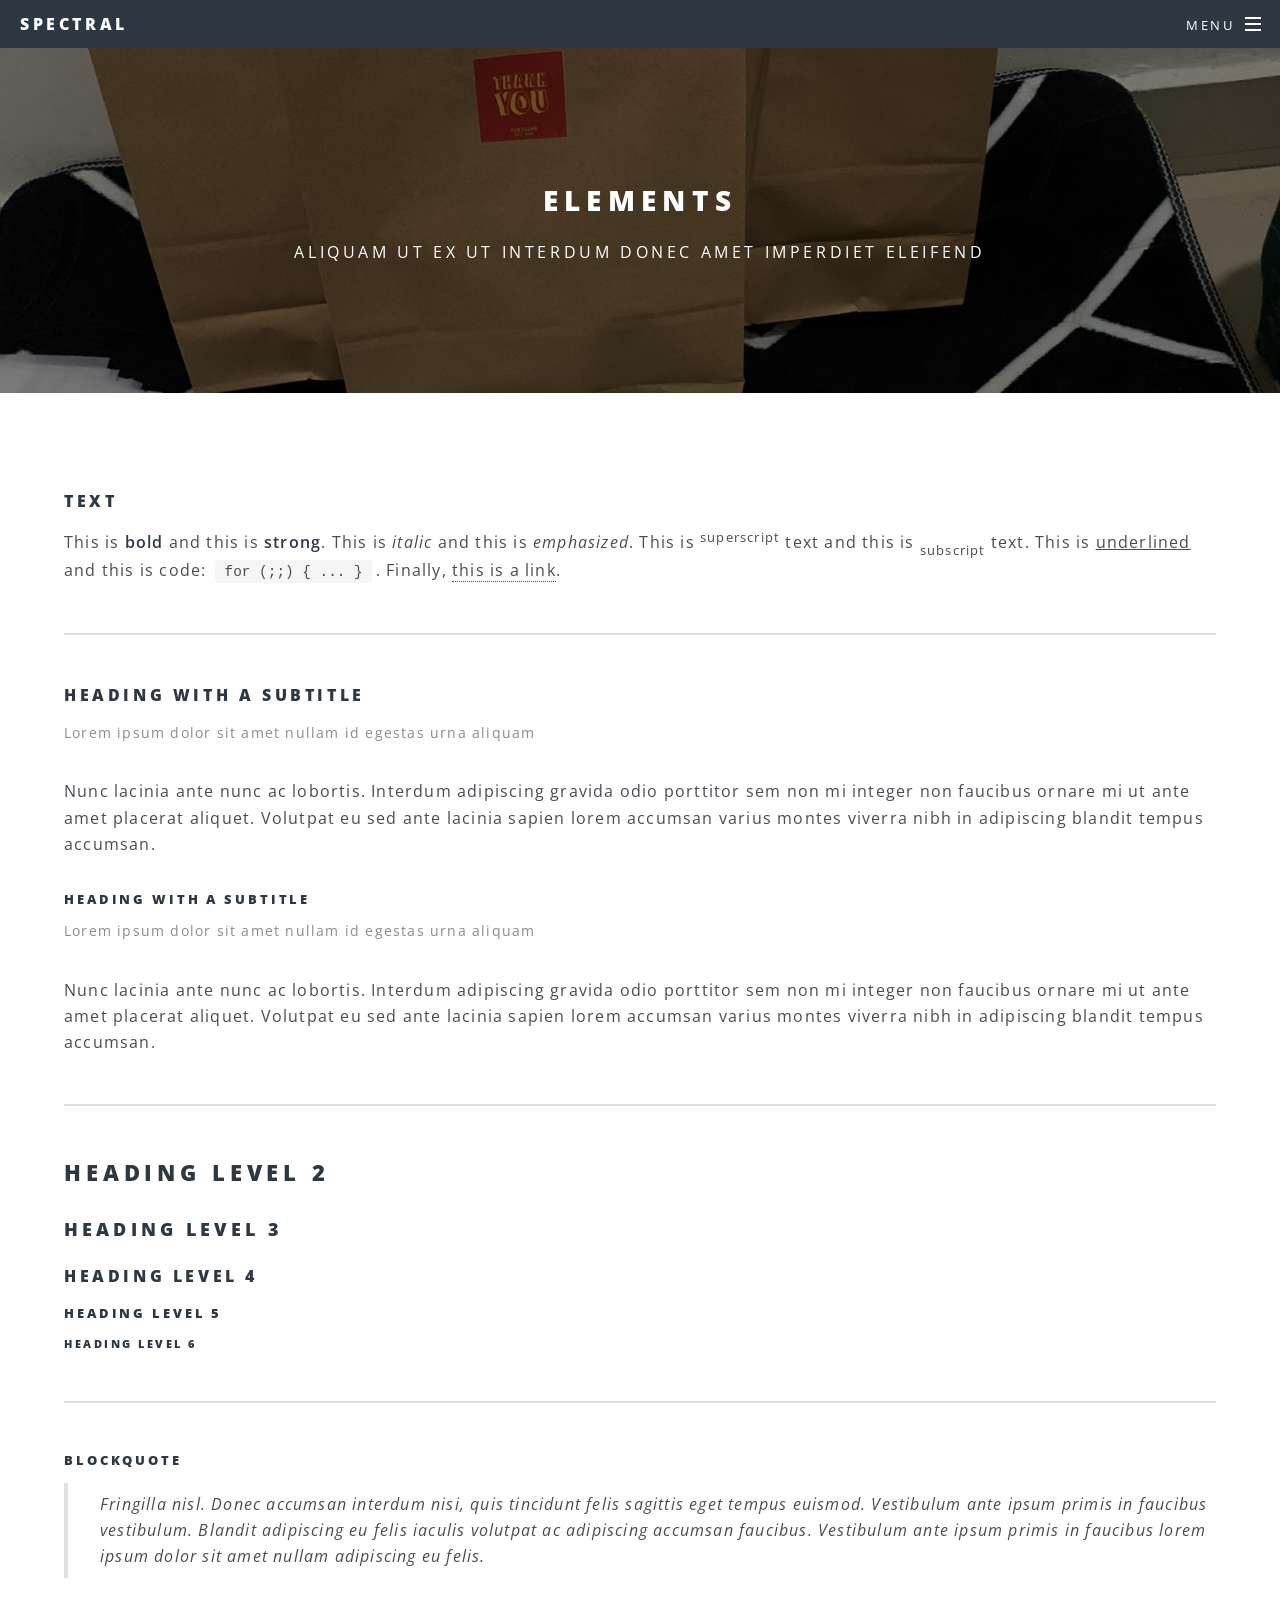
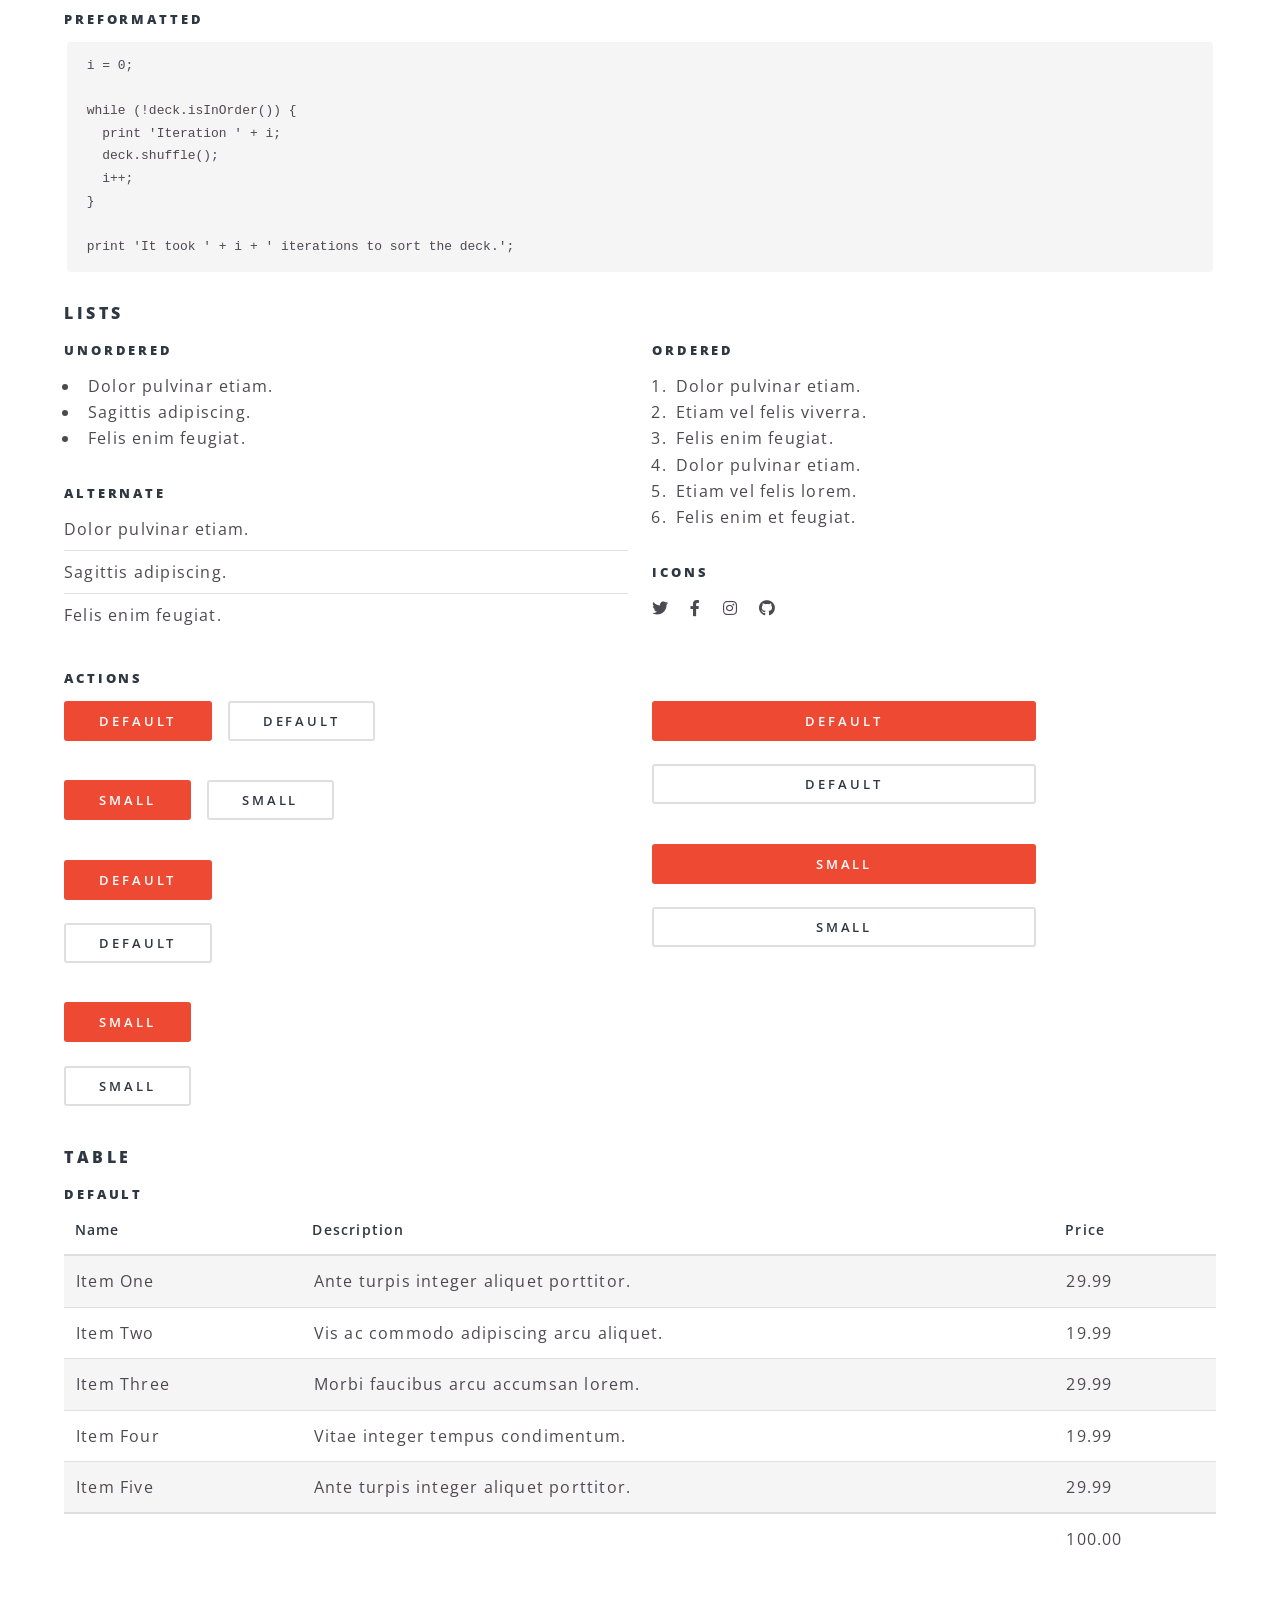
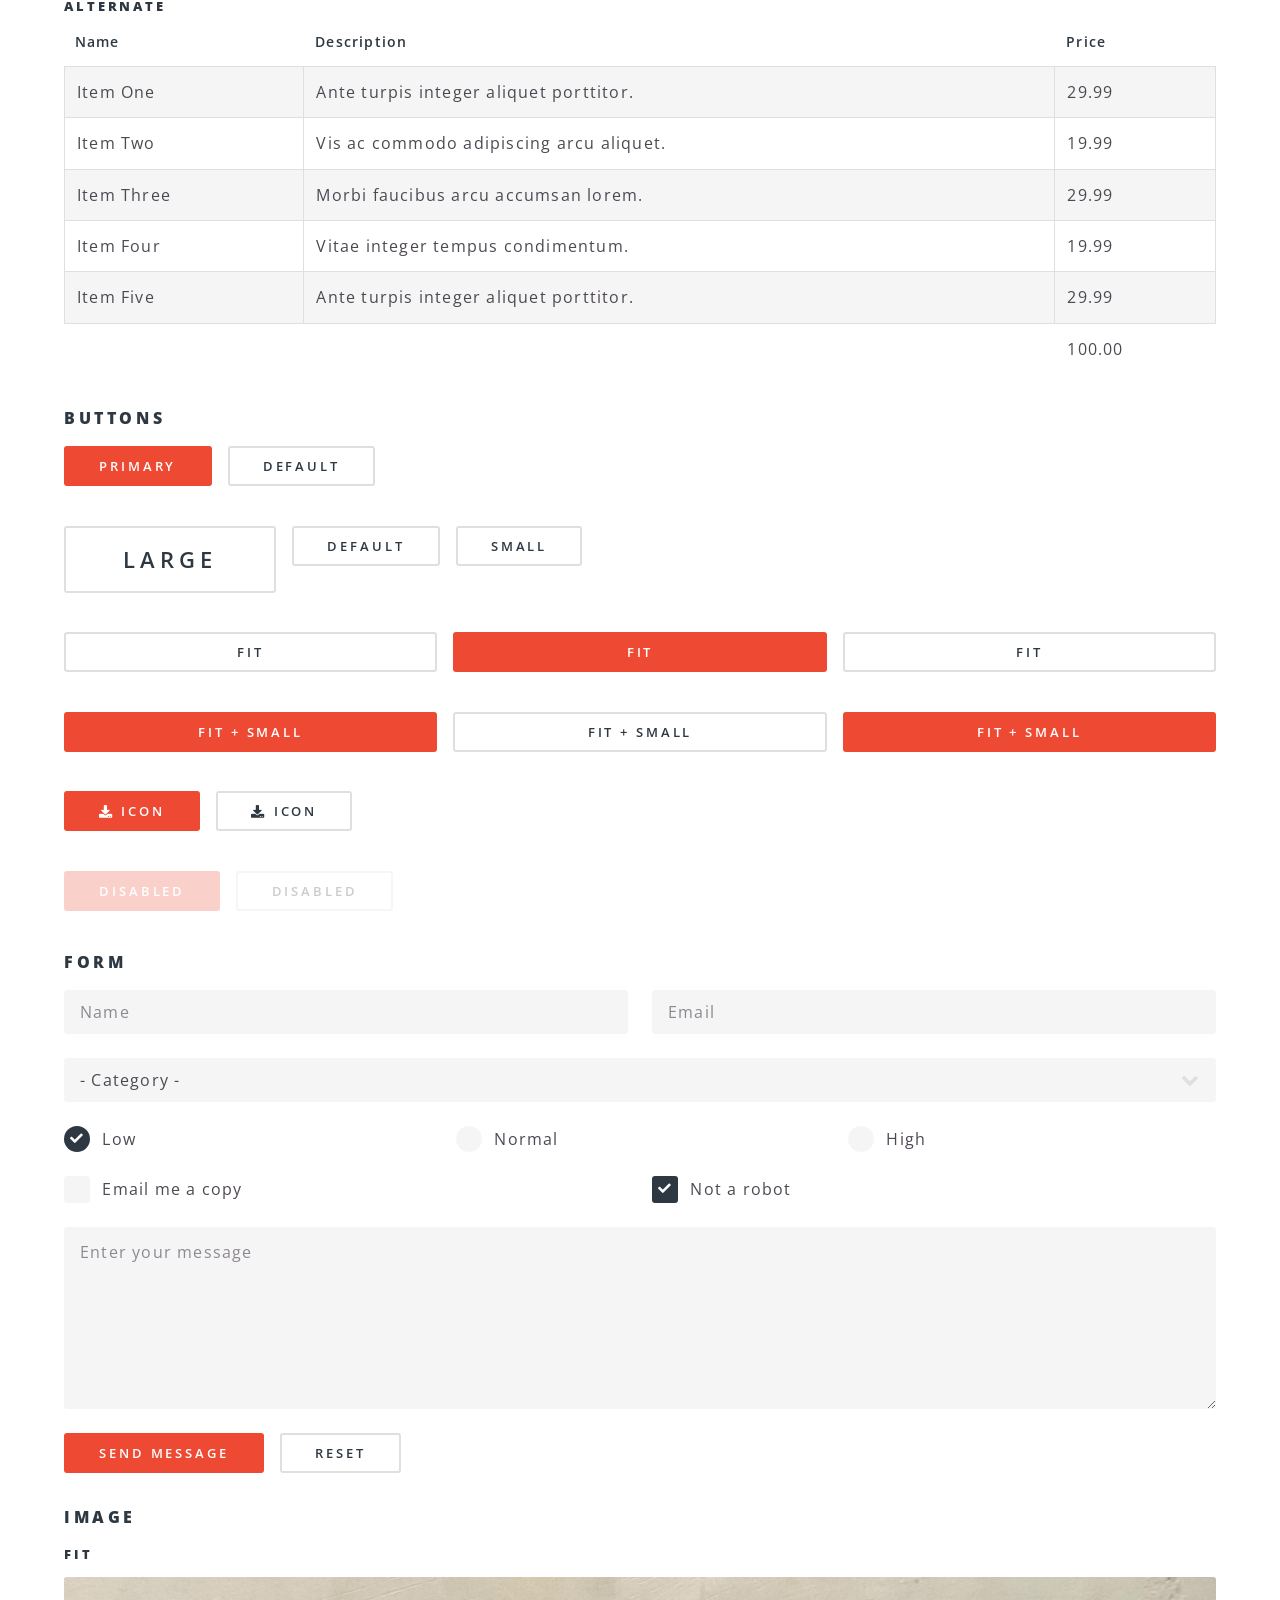
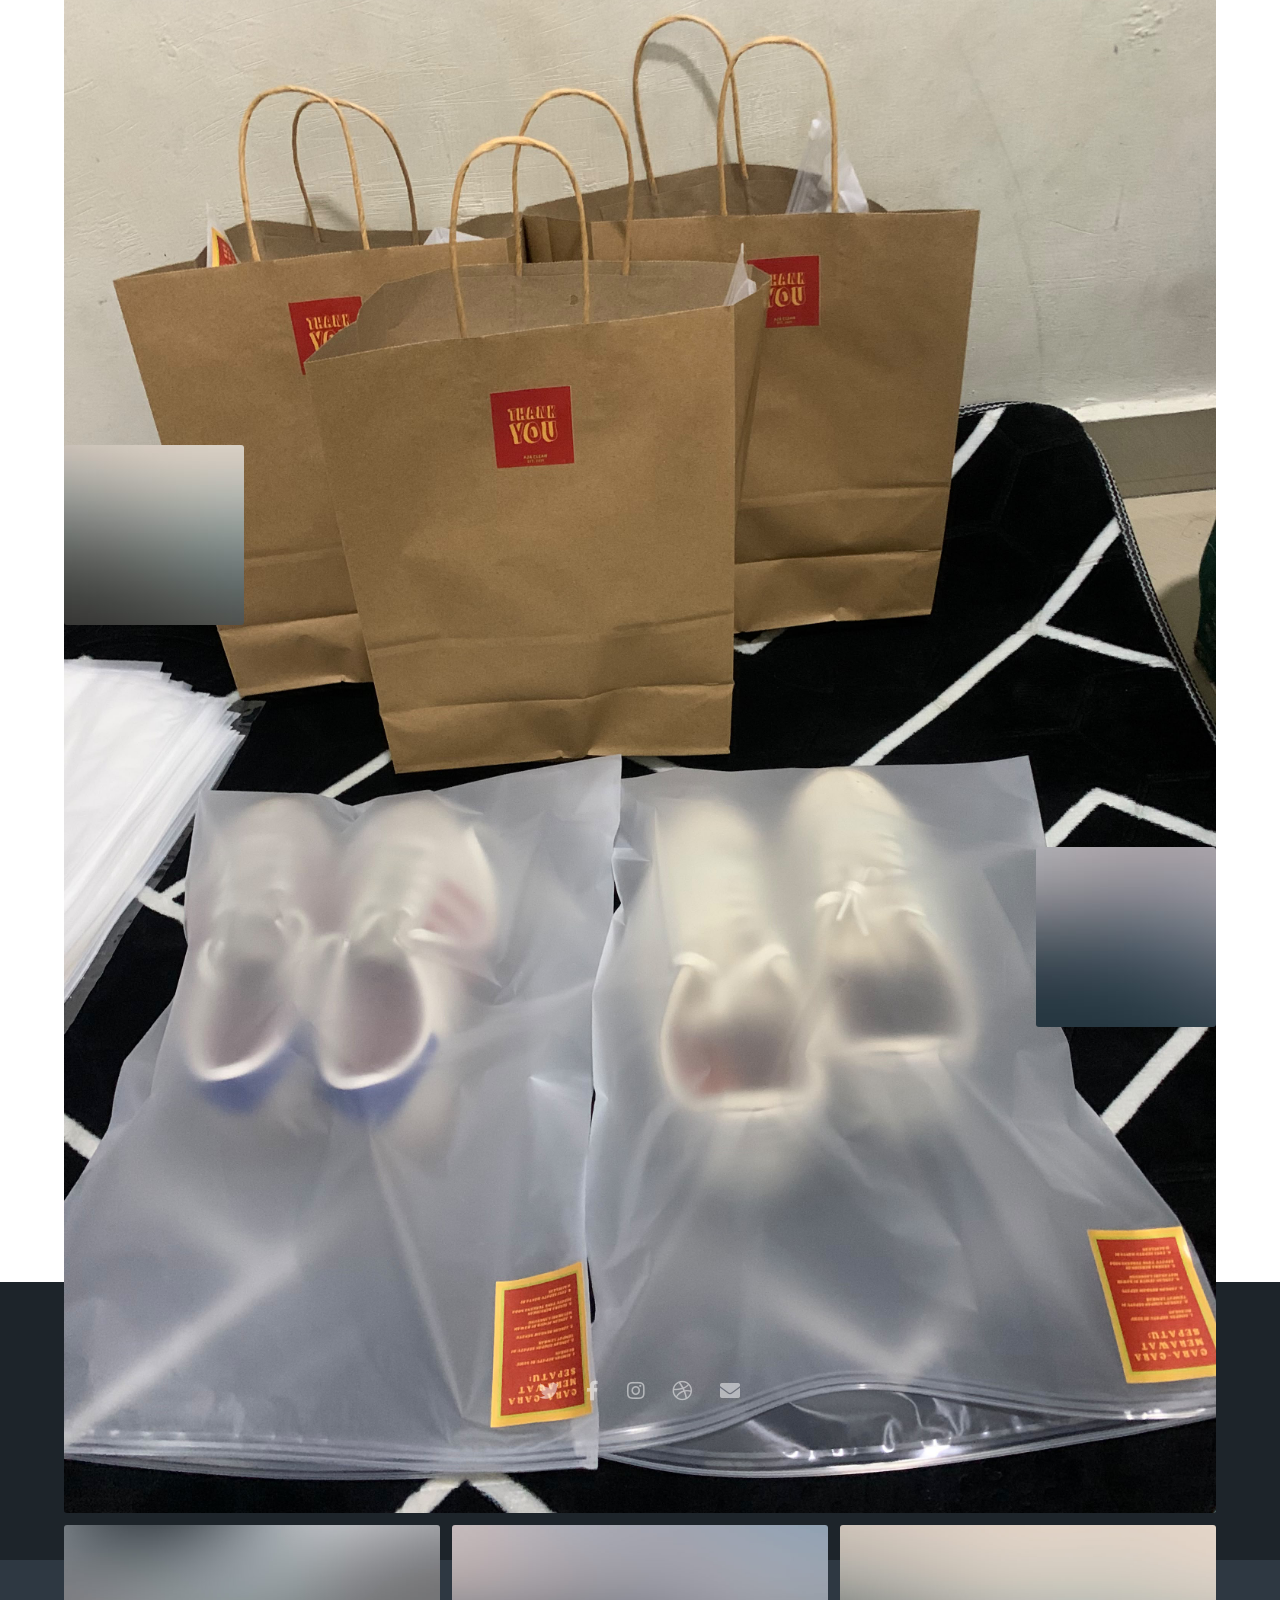
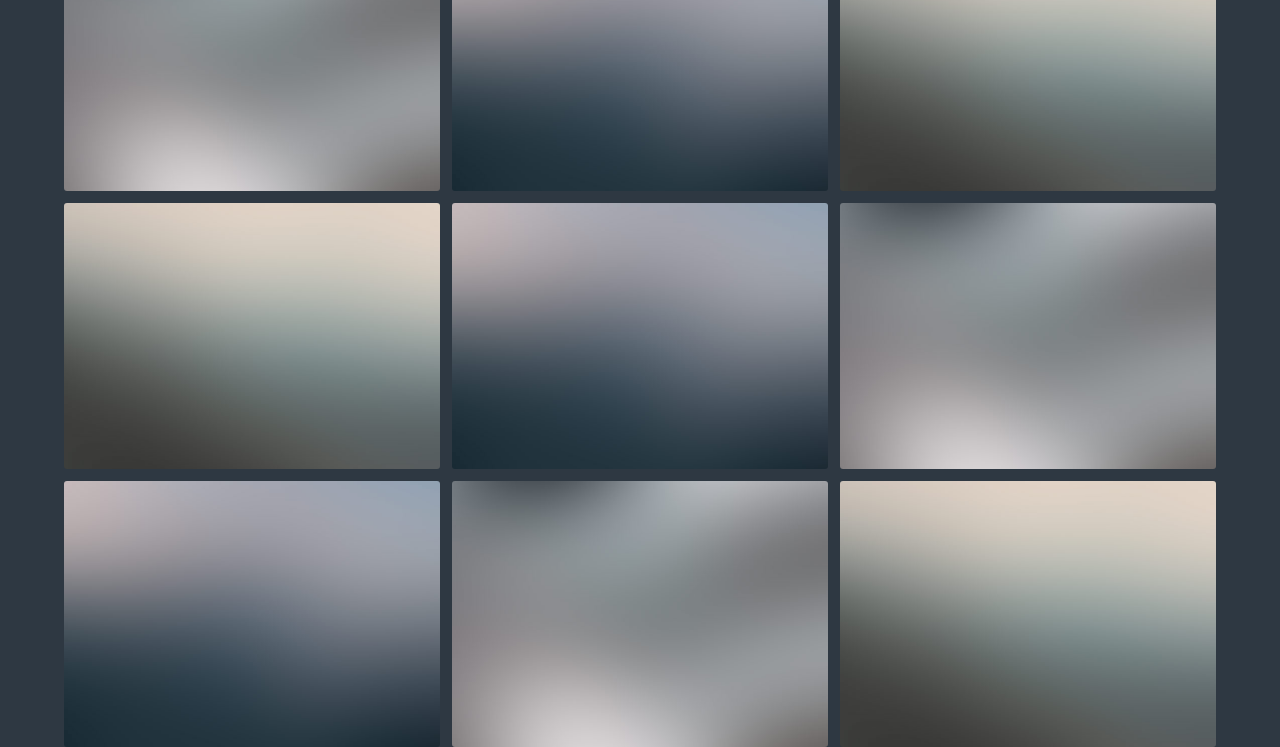
<file: elements.html>
<!DOCTYPE HTML>
<!--
	Spectral by HTML5 UP
	html5up.net | @ajlkn
	Free for personal and commercial use under the CCA 3.0 license (html5up.net/license)
-->
<html>
	<head>
		<title>Elements - Spectral by HTML5 UP</title>
		<meta charset="utf-8" />
		<meta name="viewport" content="width=device-width, initial-scale=1, user-scalable=no" />
		<link rel="stylesheet" href="assets/css/main.css" />
		<noscript><link rel="stylesheet" href="assets/css/noscript.css" /></noscript>
	</head>
	<body class="is-preload">

		<!-- Page Wrapper -->
			<div id="page-wrapper">

				<!-- Header -->
					<header id="header">
						<h1><a href="index.html">Spectral</a></h1>
						<nav id="nav">
							<ul>
								<li class="special">
									<a href="#menu" class="menuToggle"><span>Menu</span></a>
									<div id="menu">
										<ul>
											<li><a href="index.html">Home</a></li>
											<li><a href="generic.html">Generic</a></li>
											<li><a href="elements.html">Elements</a></li>
											<li><a href="#">Sign Up</a></li>
											<li><a href="#">Log In</a></li>
										</ul>
									</div>
								</li>
							</ul>
						</nav>
					</header>

				<!-- Main -->
					<article id="main">
						<header>
							<h2>Elements</h2>
							<p>Aliquam ut ex ut interdum donec amet imperdiet eleifend</p>
						</header>
						<section class="wrapper style5">
							<div class="inner">

								<section>
									<h4>Text</h4>
									<p>This is <b>bold</b> and this is <strong>strong</strong>. This is <i>italic</i> and this is <em>emphasized</em>.
									This is <sup>superscript</sup> text and this is <sub>subscript</sub> text.
									This is <u>underlined</u> and this is code: <code>for (;;) { ... }</code>. Finally, <a href="#">this is a link</a>.</p>
									<hr />
									<header>
										<h4>Heading with a Subtitle</h4>
										<p>Lorem ipsum dolor sit amet nullam id egestas urna aliquam</p>
									</header>
									<p>Nunc lacinia ante nunc ac lobortis. Interdum adipiscing gravida odio porttitor sem non mi integer non faucibus ornare mi ut ante amet placerat aliquet. Volutpat eu sed ante lacinia sapien lorem accumsan varius montes viverra nibh in adipiscing blandit tempus accumsan.</p>
									<header>
										<h5>Heading with a Subtitle</h5>
										<p>Lorem ipsum dolor sit amet nullam id egestas urna aliquam</p>
									</header>
									<p>Nunc lacinia ante nunc ac lobortis. Interdum adipiscing gravida odio porttitor sem non mi integer non faucibus ornare mi ut ante amet placerat aliquet. Volutpat eu sed ante lacinia sapien lorem accumsan varius montes viverra nibh in adipiscing blandit tempus accumsan.</p>
									<hr />
									<h2>Heading Level 2</h2>
									<h3>Heading Level 3</h3>
									<h4>Heading Level 4</h4>
									<h5>Heading Level 5</h5>
									<h6>Heading Level 6</h6>
									<hr />
									<h5>Blockquote</h5>
									<blockquote>Fringilla nisl. Donec accumsan interdum nisi, quis tincidunt felis sagittis eget tempus euismod. Vestibulum ante ipsum primis in faucibus vestibulum. Blandit adipiscing eu felis iaculis volutpat ac adipiscing accumsan faucibus. Vestibulum ante ipsum primis in faucibus lorem ipsum dolor sit amet nullam adipiscing eu felis.</blockquote>
									<h5>Preformatted</h5>
									<pre><code>i = 0;

while (!deck.isInOrder()) {
  print 'Iteration ' + i;
  deck.shuffle();
  i++;
}

print 'It took ' + i + ' iterations to sort the deck.';</code></pre>
								</section>

								<section>
									<h4>Lists</h4>
									<div class="row">
										<div class="col-6 col-12-medium">
											<h5>Unordered</h5>
											<ul>
												<li>Dolor pulvinar etiam.</li>
												<li>Sagittis adipiscing.</li>
												<li>Felis enim feugiat.</li>
											</ul>
											<h5>Alternate</h5>
											<ul class="alt">
												<li>Dolor pulvinar etiam.</li>
												<li>Sagittis adipiscing.</li>
												<li>Felis enim feugiat.</li>
											</ul>
										</div>
										<div class="col-6 col-12-medium">
											<h5>Ordered</h5>
											<ol>
												<li>Dolor pulvinar etiam.</li>
												<li>Etiam vel felis viverra.</li>
												<li>Felis enim feugiat.</li>
												<li>Dolor pulvinar etiam.</li>
												<li>Etiam vel felis lorem.</li>
												<li>Felis enim et feugiat.</li>
											</ol>
											<h5>Icons</h5>
											<ul class="icons">
												<li><a href="#" class="icon brands fa-twitter"><span class="label">Twitter</span></a></li>
												<li><a href="#" class="icon brands fa-facebook-f"><span class="label">Facebook</span></a></li>
												<li><a href="#" class="icon brands fa-instagram"><span class="label">Instagram</span></a></li>
												<li><a href="#" class="icon brands fa-github"><span class="label">Github</span></a></li>
											</ul>
										</div>
									</div>
									<h5>Actions</h5>
									<div class="row">
										<div class="col-6 col-12-medium">
											<ul class="actions">
												<li><a href="#" class="button primary">Default</a></li>
												<li><a href="#" class="button">Default</a></li>
											</ul>
											<ul class="actions small">
												<li><a href="#" class="button primary small">Small</a></li>
												<li><a href="#" class="button small">Small</a></li>
											</ul>
											<ul class="actions stacked">
												<li><a href="#" class="button primary">Default</a></li>
												<li><a href="#" class="button">Default</a></li>
											</ul>
											<ul class="actions stacked">
												<li><a href="#" class="button primary small">Small</a></li>
												<li><a href="#" class="button small">Small</a></li>
											</ul>
										</div>
										<div class="col-6 col-12-medium">
											<ul class="actions stacked">
												<li><a href="#" class="button primary fit">Default</a></li>
												<li><a href="#" class="button fit">Default</a></li>
											</ul>
											<ul class="actions stacked">
												<li><a href="#" class="button primary small fit">Small</a></li>
												<li><a href="#" class="button small fit">Small</a></li>
											</ul>
										</div>
									</div>
								</section>

								<section>
									<h4>Table</h4>
									<h5>Default</h5>
									<div class="table-wrapper">
										<table>
											<thead>
												<tr>
													<th>Name</th>
													<th>Description</th>
													<th>Price</th>
												</tr>
											</thead>
											<tbody>
												<tr>
													<td>Item One</td>
													<td>Ante turpis integer aliquet porttitor.</td>
													<td>29.99</td>
												</tr>
												<tr>
													<td>Item Two</td>
													<td>Vis ac commodo adipiscing arcu aliquet.</td>
													<td>19.99</td>
												</tr>
												<tr>
													<td>Item Three</td>
													<td> Morbi faucibus arcu accumsan lorem.</td>
													<td>29.99</td>
												</tr>
												<tr>
													<td>Item Four</td>
													<td>Vitae integer tempus condimentum.</td>
													<td>19.99</td>
												</tr>
												<tr>
													<td>Item Five</td>
													<td>Ante turpis integer aliquet porttitor.</td>
													<td>29.99</td>
												</tr>
											</tbody>
											<tfoot>
												<tr>
													<td colspan="2"></td>
													<td>100.00</td>
												</tr>
											</tfoot>
										</table>
									</div>

									<h5>Alternate</h5>
									<div class="table-wrapper">
										<table class="alt">
											<thead>
												<tr>
													<th>Name</th>
													<th>Description</th>
													<th>Price</th>
												</tr>
											</thead>
											<tbody>
												<tr>
													<td>Item One</td>
													<td>Ante turpis integer aliquet porttitor.</td>
													<td>29.99</td>
												</tr>
												<tr>
													<td>Item Two</td>
													<td>Vis ac commodo adipiscing arcu aliquet.</td>
													<td>19.99</td>
												</tr>
												<tr>
													<td>Item Three</td>
													<td> Morbi faucibus arcu accumsan lorem.</td>
													<td>29.99</td>
												</tr>
												<tr>
													<td>Item Four</td>
													<td>Vitae integer tempus condimentum.</td>
													<td>19.99</td>
												</tr>
												<tr>
													<td>Item Five</td>
													<td>Ante turpis integer aliquet porttitor.</td>
													<td>29.99</td>
												</tr>
											</tbody>
											<tfoot>
												<tr>
													<td colspan="2"></td>
													<td>100.00</td>
												</tr>
											</tfoot>
										</table>
									</div>
								</section>

								<section>
									<h4>Buttons</h4>
									<ul class="actions">
										<li><a href="#" class="button primary">Primary</a></li>
										<li><a href="#" class="button">Default</a></li>
									</ul>
									<ul class="actions">
										<li><a href="#" class="button large">Large</a></li>
										<li><a href="#" class="button">Default</a></li>
										<li><a href="#" class="button small">Small</a></li>
									</ul>
									<ul class="actions fit">
										<li><a href="#" class="button fit">Fit</a></li>
										<li><a href="#" class="button primary fit">Fit</a></li>
										<li><a href="#" class="button fit">Fit</a></li>
									</ul>
									<ul class="actions fit small">
										<li><a href="#" class="button primary fit small">Fit + Small</a></li>
										<li><a href="#" class="button fit small">Fit + Small</a></li>
										<li><a href="#" class="button primary fit small">Fit + Small</a></li>
									</ul>
									<ul class="actions">
										<li><a href="#" class="button primary icon solid fa-download">Icon</a></li>
										<li><a href="#" class="button icon solid fa-download">Icon</a></li>
									</ul>
									<ul class="actions">
										<li><span class="button primary disabled">Disabled</span></li>
										<li><span class="button disabled">Disabled</span></li>
									</ul>
								</section>

								<section>
									<h4>Form</h4>
									<form method="post" action="#">
										<div class="row gtr-uniform">
											<div class="col-6 col-12-xsmall">
												<input type="text" name="demo-name" id="demo-name" value="" placeholder="Name" />
											</div>
											<div class="col-6 col-12-xsmall">
												<input type="email" name="demo-email" id="demo-email" value="" placeholder="Email" />
											</div>
											<div class="col-12">
												<select name="demo-category" id="demo-category">
													<option value="">- Category -</option>
													<option value="1">Manufacturing</option>
													<option value="1">Shipping</option>
													<option value="1">Administration</option>
													<option value="1">Human Resources</option>
												</select>
											</div>
											<div class="col-4 col-12-small">
												<input type="radio" id="demo-priority-low" name="demo-priority" checked>
												<label for="demo-priority-low">Low</label>
											</div>
											<div class="col-4 col-12-small">
												<input type="radio" id="demo-priority-normal" name="demo-priority">
												<label for="demo-priority-normal">Normal</label>
											</div>
											<div class="col-4 col-12-small">
												<input type="radio" id="demo-priority-high" name="demo-priority">
												<label for="demo-priority-high">High</label>
											</div>
											<div class="col-6 col-12-small">
												<input type="checkbox" id="demo-copy" name="demo-copy">
												<label for="demo-copy">Email me a copy</label>
											</div>
											<div class="col-6 col-12-small">
												<input type="checkbox" id="demo-human" name="demo-human" checked>
												<label for="demo-human">Not a robot</label>
											</div>
											<div class="col-12">
												<textarea name="demo-message" id="demo-message" placeholder="Enter your message" rows="6"></textarea>
											</div>
											<div class="col-12">
												<ul class="actions">
													<li><input type="submit" value="Send Message" class="primary" /></li>
													<li><input type="reset" value="Reset" /></li>
												</ul>
											</div>
										</div>
									</form>
								</section>

								<section>
									<h4>Image</h4>
									<h5>Fit</h5>
									<div class="box alt">
										<div class="row gtr-50 gtr-uniform">
											<div class="col-12"><span class="image fit"><img src="images/banner.jpg" alt="" /></span></div>
											<div class="col-4"><span class="image fit"><img src="images/pic01.jpg" alt="" /></span></div>
											<div class="col-4"><span class="image fit"><img src="images/pic02.jpg" alt="" /></span></div>
											<div class="col-4"><span class="image fit"><img src="images/pic03.jpg" alt="" /></span></div>
											<div class="col-4"><span class="image fit"><img src="images/pic03.jpg" alt="" /></span></div>
											<div class="col-4"><span class="image fit"><img src="images/pic02.jpg" alt="" /></span></div>
											<div class="col-4"><span class="image fit"><img src="images/pic01.jpg" alt="" /></span></div>
											<div class="col-4"><span class="image fit"><img src="images/pic02.jpg" alt="" /></span></div>
											<div class="col-4"><span class="image fit"><img src="images/pic01.jpg" alt="" /></span></div>
											<div class="col-4"><span class="image fit"><img src="images/pic03.jpg" alt="" /></span></div>
										</div>
									</div>
									<h5>Left &amp; Right</h5>
									<p><span class="image left"><img src="images/pic04.jpg" alt="" /></span>Morbi mattis mi consectetur tortor elementum, varius pellentesque velit convallis. Aenean tincidunt lectus auctor mauris maximus, ac scelerisque ipsum tempor. Duis vulputate ex et ex tincidunt, quis lacinia velit aliquet. Duis non efficitur nisi, id malesuada justo. Maecenas sagittis felis ac sagittis semper. Curabitur purus leo, tempus sed finibus eget, fringilla quis risus. Maecenas et lorem quis sem varius sagittis et a est. Maecenas iaculis iaculis sem. Donec vel dolor at arcu tincidunt bibendum. Interdum et malesuada fames ac ante ipsum primis in faucibus. Fusce ut aliquet justo. Donec id neque ipsum. Integer eget ultricies odio. Nam vel ex a orci fringilla tincidunt. Aliquam eleifend ligula non velit accumsan cursus. Etiam ut gravida sapien. Morbi mattis mi consectetur tortor elementum, varius pellentesque velit convallis. Aenean tincidunt lectus auctor mauris maximus, ac scelerisque ipsum tempor. Duis vulputate ex et ex tincidunt, quis lacinia velit aliquet. Duis non efficitur nisi, id malesuada justo. Maecenas sagittis felis ac sagittis semper. Curabitur purus leo, tempus sed finibus eget, fringilla quis risus. Maecenas et lorem quis sem varius sagittis et a est. Maecenas iaculis iaculis sem. Donec vel dolor at arcu tincidunt bibendum. Interdum et malesuada fames ac ante ipsum primis in faucibus. Fusce ut aliquet justo. Donec id neque ipsum. Integer eget ultricies odio. Nam vel ex a orci fringilla tincidunt. Aliquam eleifend ligula non velit accumsan cursus. Etiam ut gravida sapien.</p>
									<p><span class="image right"><img src="images/pic05.jpg" alt="" /></span>Vestibulum ultrices risus velit, sit amet blandit massa auctor sit amet. Sed eu lectus sem. Phasellus in odio at ipsum porttitor mollis id vel diam. Praesent sit amet posuere risus, eu faucibus lectus. Vivamus ex ligula, tempus pulvinar ipsum in, auctor porta quam. Proin nec dui cursus, posuere dui eget interdum. Fusce lectus magna, sagittis at facilisis vitae, pellentesque at etiam. Quisque posuere leo quis sem commodo, vel scelerisque nisi scelerisque. Suspendisse id quam vel tortor tincidunt suscipit. Nullam auctor orci eu dolor consectetur, interdum ullamcorper ante tincidunt. Mauris felis nec felis elementum varius. Nam sapien ante, varius in pulvinar vitae, rhoncus id massa. Donec varius ex in mauris ornare, eget euismod urna egestas. Etiam lacinia tempor ipsum, sodales porttitor justo. Aliquam dolor quam, semper in tortor eu, volutpat efficitur quam. Fusce nec fermentum nisl. Aenean erat diam, tempus aliquet erat. Etiam iaculis nulla ipsum, et pharetra libero rhoncus ut. Phasellus rutrum cursus velit, eget condimentum nunc blandit vel. In at pulvinar lectus. Morbi diam ante, vulputate et imperdiet eget, fermentum non dolor. Ut eleifend sagittis tincidunt. Sed viverra commodo mi, ac rhoncus justo. Duis neque ligula, elementum ut enim vel, posuere finibus justo. Vivamus facilisis maximus nibh quis pulvinar. Quisque hendrerit in ipsum id tellus facilisis fermentum. Proin mauris dui.</p>
								</section>

							</div>
						</section>
					</article>

				<!-- Footer -->
					<footer id="footer">
						<ul class="icons">
							<li><a href="#" class="icon brands fa-twitter"><span class="label">Twitter</span></a></li>
							<li><a href="#" class="icon brands fa-facebook-f"><span class="label">Facebook</span></a></li>
							<li><a href="#" class="icon brands fa-instagram"><span class="label">Instagram</span></a></li>
							<li><a href="#" class="icon brands fa-dribbble"><span class="label">Dribbble</span></a></li>
							<li><a href="#" class="icon solid fa-envelope"><span class="label">Email</span></a></li>
						</ul>
						<ul class="copyright">
							<li>&copy; Untitled</li><li>Design: <a href="http://html5up.net">HTML5 UP</a></li>
						</ul>
					</footer>

			</div>

		<!-- Scripts -->
			<script src="assets/js/browser.min.js"></script>
			<script src="assets/js/breakpoints.min.js"></script>
			<script src="assets/js/util.js"></script>
			<script src="assets/js/main.js"></script>

	</body>
</html>
</file>
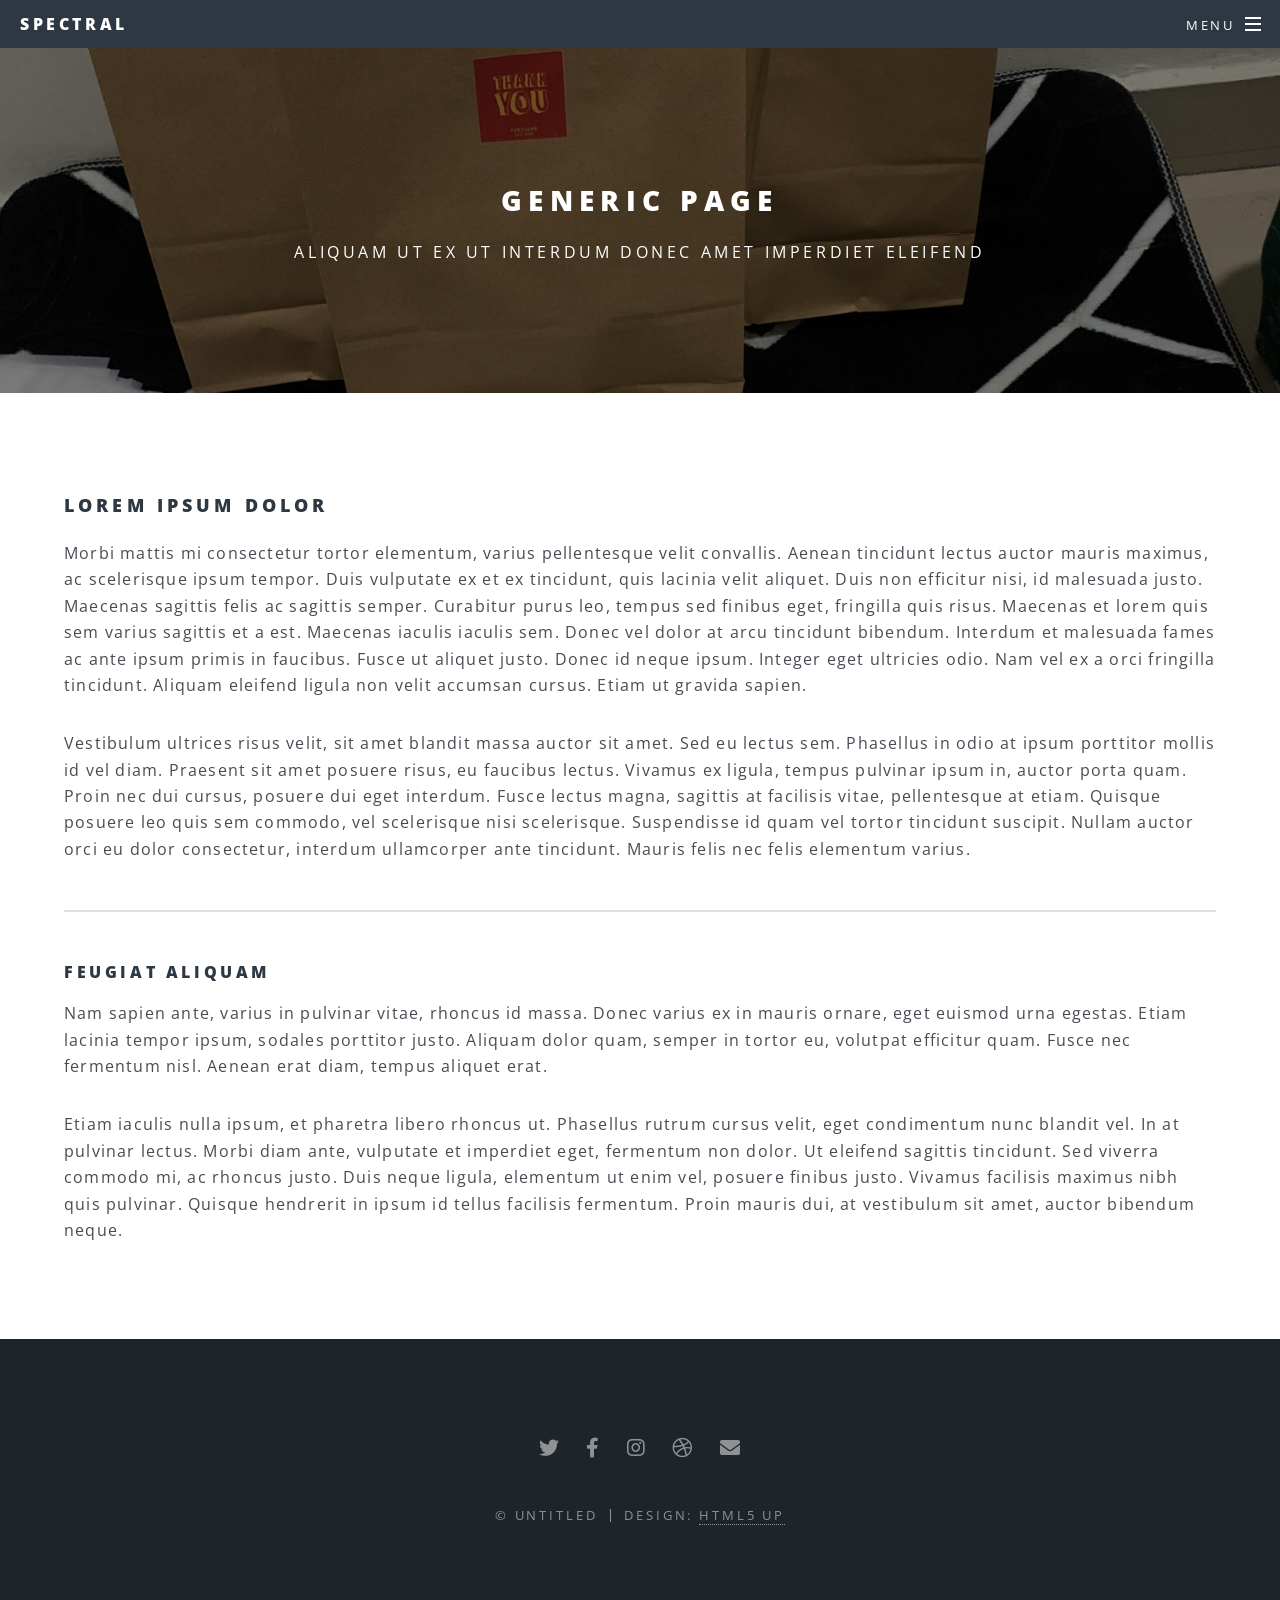
<file: generic.html>
<!DOCTYPE HTML>
<!--
	Spectral by HTML5 UP
	html5up.net | @ajlkn
	Free for personal and commercial use under the CCA 3.0 license (html5up.net/license)
-->
<html>
	<head>
		<title>Generic - Spectral by HTML5 UP</title>
		<meta charset="utf-8" />
		<meta name="viewport" content="width=device-width, initial-scale=1, user-scalable=no" />
		<link rel="stylesheet" href="assets/css/main.css" />
		<noscript><link rel="stylesheet" href="assets/css/noscript.css" /></noscript>
	</head>
	<body class="is-preload">

		<!-- Page Wrapper -->
			<div id="page-wrapper">

				<!-- Header -->
					<header id="header">
						<h1><a href="index.html">Spectral</a></h1>
						<nav id="nav">
							<ul>
								<li class="special">
									<a href="#menu" class="menuToggle"><span>Menu</span></a>
									<div id="menu">
										<ul>
											<li><a href="index.html">Home</a></li>
											<li><a href="generic.html">Generic</a></li>
											<li><a href="elements.html">Elements</a></li>
											<li><a href="#">Sign Up</a></li>
											<li><a href="#">Log In</a></li>
										</ul>
									</div>
								</li>
							</ul>
						</nav>
					</header>

				<!-- Main -->
					<article id="main">
						<header>
							<h2>Generic Page</h2>
							<p>Aliquam ut ex ut interdum donec amet imperdiet eleifend</p>
						</header>
						<section class="wrapper style5">
							<div class="inner">

								<h3>Lorem ipsum dolor</h3>
								<p>Morbi mattis mi consectetur tortor elementum, varius pellentesque velit convallis. Aenean tincidunt lectus auctor mauris maximus, ac scelerisque ipsum tempor. Duis vulputate ex et ex tincidunt, quis lacinia velit aliquet. Duis non efficitur nisi, id malesuada justo. Maecenas sagittis felis ac sagittis semper. Curabitur purus leo, tempus sed finibus eget, fringilla quis risus. Maecenas et lorem quis sem varius sagittis et a est. Maecenas iaculis iaculis sem. Donec vel dolor at arcu tincidunt bibendum. Interdum et malesuada fames ac ante ipsum primis in faucibus. Fusce ut aliquet justo. Donec id neque ipsum. Integer eget ultricies odio. Nam vel ex a orci fringilla tincidunt. Aliquam eleifend ligula non velit accumsan cursus. Etiam ut gravida sapien.</p>

								<p>Vestibulum ultrices risus velit, sit amet blandit massa auctor sit amet. Sed eu lectus sem. Phasellus in odio at ipsum porttitor mollis id vel diam. Praesent sit amet posuere risus, eu faucibus lectus. Vivamus ex ligula, tempus pulvinar ipsum in, auctor porta quam. Proin nec dui cursus, posuere dui eget interdum. Fusce lectus magna, sagittis at facilisis vitae, pellentesque at etiam. Quisque posuere leo quis sem commodo, vel scelerisque nisi scelerisque. Suspendisse id quam vel tortor tincidunt suscipit. Nullam auctor orci eu dolor consectetur, interdum ullamcorper ante tincidunt. Mauris felis nec felis elementum varius.</p>

								<hr />

								<h4>Feugiat aliquam</h4>
								<p>Nam sapien ante, varius in pulvinar vitae, rhoncus id massa. Donec varius ex in mauris ornare, eget euismod urna egestas. Etiam lacinia tempor ipsum, sodales porttitor justo. Aliquam dolor quam, semper in tortor eu, volutpat efficitur quam. Fusce nec fermentum nisl. Aenean erat diam, tempus aliquet erat.</p>

								<p>Etiam iaculis nulla ipsum, et pharetra libero rhoncus ut. Phasellus rutrum cursus velit, eget condimentum nunc blandit vel. In at pulvinar lectus. Morbi diam ante, vulputate et imperdiet eget, fermentum non dolor. Ut eleifend sagittis tincidunt. Sed viverra commodo mi, ac rhoncus justo. Duis neque ligula, elementum ut enim vel, posuere finibus justo. Vivamus facilisis maximus nibh quis pulvinar. Quisque hendrerit in ipsum id tellus facilisis fermentum. Proin mauris dui, at vestibulum sit amet, auctor bibendum neque.</p>

							</div>
						</section>
					</article>

				<!-- Footer -->
					<footer id="footer">
						<ul class="icons">
							<li><a href="#" class="icon brands fa-twitter"><span class="label">Twitter</span></a></li>
							<li><a href="#" class="icon brands fa-facebook-f"><span class="label">Facebook</span></a></li>
							<li><a href="#" class="icon brands fa-instagram"><span class="label">Instagram</span></a></li>
							<li><a href="#" class="icon brands fa-dribbble"><span class="label">Dribbble</span></a></li>
							<li><a href="#" class="icon solid fa-envelope"><span class="label">Email</span></a></li>
						</ul>
						<ul class="copyright">
							<li>&copy; Untitled</li><li>Design: <a href="http://html5up.net">HTML5 UP</a></li>
						</ul>
					</footer>

			</div>

		<!-- Scripts -->
			<script src="assets/js/browser.min.js"></script>
			<script src="assets/js/breakpoints.min.js"></script>
			<script src="assets/js/util.js"></script>
			<script src="assets/js/main.js"></script>

	</body>
</html>
</file>
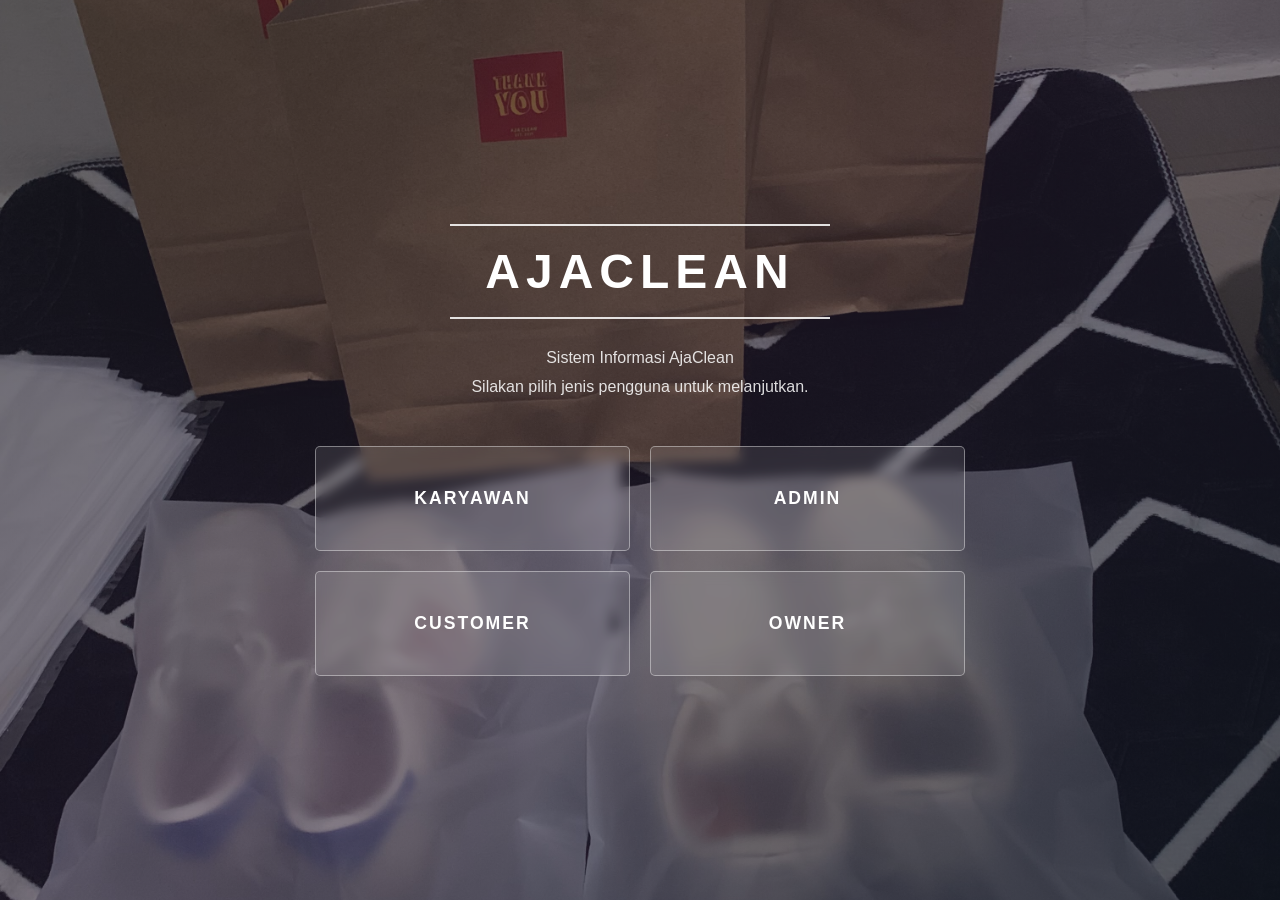
<file: index+1.html>
<!DOCTYPE HTML>
<html lang="id">
<head>
    <title>AjaClean - Pilih Pengguna</title>
    <meta charset="utf-8">
    <meta name="viewport" content="width=device-width, initial-scale=1, user-scalable=no">

    <style>
        /* =========================
           RESET
        ========================= */

        * {
            margin: 0;
            padding: 0;
            box-sizing: border-box;
        }

        html {
            scroll-behavior: smooth;
        }

        body {
            font-family: Arial, Helvetica, sans-serif;
            color: #ffffff;
            min-height: 100vh;
            background: #252735;
        }

        /* =========================
           BACKGROUND
        ========================= */

        #page-wrapper {
            min-height: 100vh;
            position: relative;

            background:
                linear-gradient(
                    135deg,
                    rgba(25, 25, 35, 0.65),
                    rgba(42, 32, 55, 0.55),
                    rgba(20, 25, 38, 0.72)
                ),
                url("images/banner.jpg");

            background-size: cover;
            background-position: center;
            background-repeat: no-repeat;
            background-attachment: fixed;
        }

        /* =========================
           BANNER
        ========================= */

        #banner {
            min-height: 100vh;
            display: flex;
            justify-content: center;
            align-items: center;
            text-align: center;
            padding: 40px 20px;
            position: relative;
            overflow: hidden;
        }

        #banner .inner {
            width: 100%;
            max-width: 850px;
            position: relative;
            z-index: 1;
        }

        /* =========================
           JUDUL
        ========================= */

        #banner h2 {
            font-size: 3rem;
            font-weight: bold;
            letter-spacing: 6px;
            text-transform: uppercase;
            display: inline-block;
            position: relative;
            padding: 20px 35px;
            margin-bottom: 25px;

            opacity: 0;
            transform: translateY(25px);
            animation: titleEnter 0.8s ease forwards;
        }

        #banner h2::before,
        #banner h2::after {
            content: "";
            position: absolute;
            left: 0;
            width: 100%;
            height: 2px;
            background: rgba(255, 255, 255, 0.85);
            transform: scaleX(0);
            animation: lineEnter 0.8s ease forwards;
        }

        #banner h2::before {
            top: 0;
        }

        #banner h2::after {
            bottom: 0;
            animation-delay: 0.2s;
        }

        /* =========================
           DESKRIPSI
        ========================= */

        #banner p {
            font-size: 1rem;
            line-height: 1.8;
            color: rgba(255, 255, 255, 0.85);
            margin-bottom: 45px;

            opacity: 0;
            transform: translateY(20px);
            animation: fadeUp 0.8s ease 0.3s forwards;
        }

        /* =========================
           TOMBOL ROLE
        ========================= */

        .role-buttons {
            display: grid;
            grid-template-columns: repeat(2, 1fr);
            gap: 20px;
            max-width: 650px;
            margin: 0 auto;
        }

        .role-btn {
            min-height: 105px;
            display: flex;
            justify-content: center;
            align-items: center;

            padding: 25px;
            color: #ffffff;
            text-decoration: none;
            font-size: 1.1rem;
            font-weight: bold;
            letter-spacing: 2px;
            text-transform: uppercase;

            background: rgba(255, 255, 255, 0.10);
            border: 1px solid rgba(255, 255, 255, 0.4);
            border-radius: 5px;

            backdrop-filter: blur(6px);
            -webkit-backdrop-filter: blur(6px);

            opacity: 0;
            transform: translateY(25px);

            transition:
                background 0.3s ease,
                border-color 0.3s ease,
                transform 0.3s ease,
                box-shadow 0.3s ease;
        }

        /* Animasi tombol bertahap */

        .role-btn:nth-child(1) {
            animation: fadeUp 0.7s ease 0.5s forwards;
        }

        .role-btn:nth-child(2) {
            animation: fadeUp 0.7s ease 0.65s forwards;
        }

        .role-btn:nth-child(3) {
            animation: fadeUp 0.7s ease 0.8s forwards;
        }

        .role-btn:nth-child(4) {
            animation: fadeUp 0.7s ease 0.95s forwards;
        }

        /* Efek Hover */

        .role-btn:hover {
            background: rgba(255, 255, 255, 0.23);
            border-color: #ffffff;
            transform: translateY(-6px);
            box-shadow: 0 10px 30px rgba(0, 0, 0, 0.25);
        }

        .role-btn:active {
            transform: scale(0.97);
        }

        /* =========================
           ANIMASI
        ========================= */

        @keyframes titleEnter {
            from {
                opacity: 0;
                transform: translateY(25px);
            }

            to {
                opacity: 1;
                transform: translateY(0);
            }
        }

        @keyframes fadeUp {
            from {
                opacity: 0;
                transform: translateY(25px);
            }

            to {
                opacity: 1;
                transform: translateY(0);
            }
        }

        @keyframes lineEnter {
            from {
                transform: scaleX(0);
            }

            to {
                transform: scaleX(1);
            }
        }

        /* =========================
           RESPONSIVE
        ========================= */

        @media screen and (max-width: 600px) {

            #banner {
                padding: 30px 20px;
            }

            #banner h2 {
                font-size: 2rem;
                letter-spacing: 4px;
                padding: 15px 25px;
            }

            #banner p {
                font-size: 0.9rem;
                margin-bottom: 30px;
            }

            .role-buttons {
                grid-template-columns: 1fr;
                gap: 15px;
                max-width: 350px;
            }

            .role-btn {
                min-height: 75px;
                font-size: 1rem;
            }
        }

        /* =========================
           REDUCED MOTION
        ========================= */

        @media (prefers-reduced-motion: reduce) {
            *,
            *::before,
            *::after {
                animation: none !important;
                transition: none !important;
                opacity: 1 !important;
                transform: none !important;
            }
        }

    </style>
</head>

<body class="landing is-preload">

    <div id="page-wrapper">

        <!-- Banner -->
        <section id="banner">

            <div class="inner">

                <h2>AjaClean</h2>

                <p>
                    Sistem Informasi AjaClean<br>
                    Silakan pilih jenis pengguna untuk melanjutkan.
                </p>

                <!-- Pilihan Pengguna -->
                <div class="role-buttons">

                    <a href="kar.html" class="role-btn">
                        Karyawan
                    </a>

                    <a href="ad.html" class="role-btn">
                        Admin
                    </a>

                    <a href="cust.html" class="role-btn">
                        Customer
                    </a>

                    <a href="ow.html" class="role-btn">
                        Owner
                    </a>

                </div>

            </div>

        </section>

    </div>

</body>
</html>
</file>
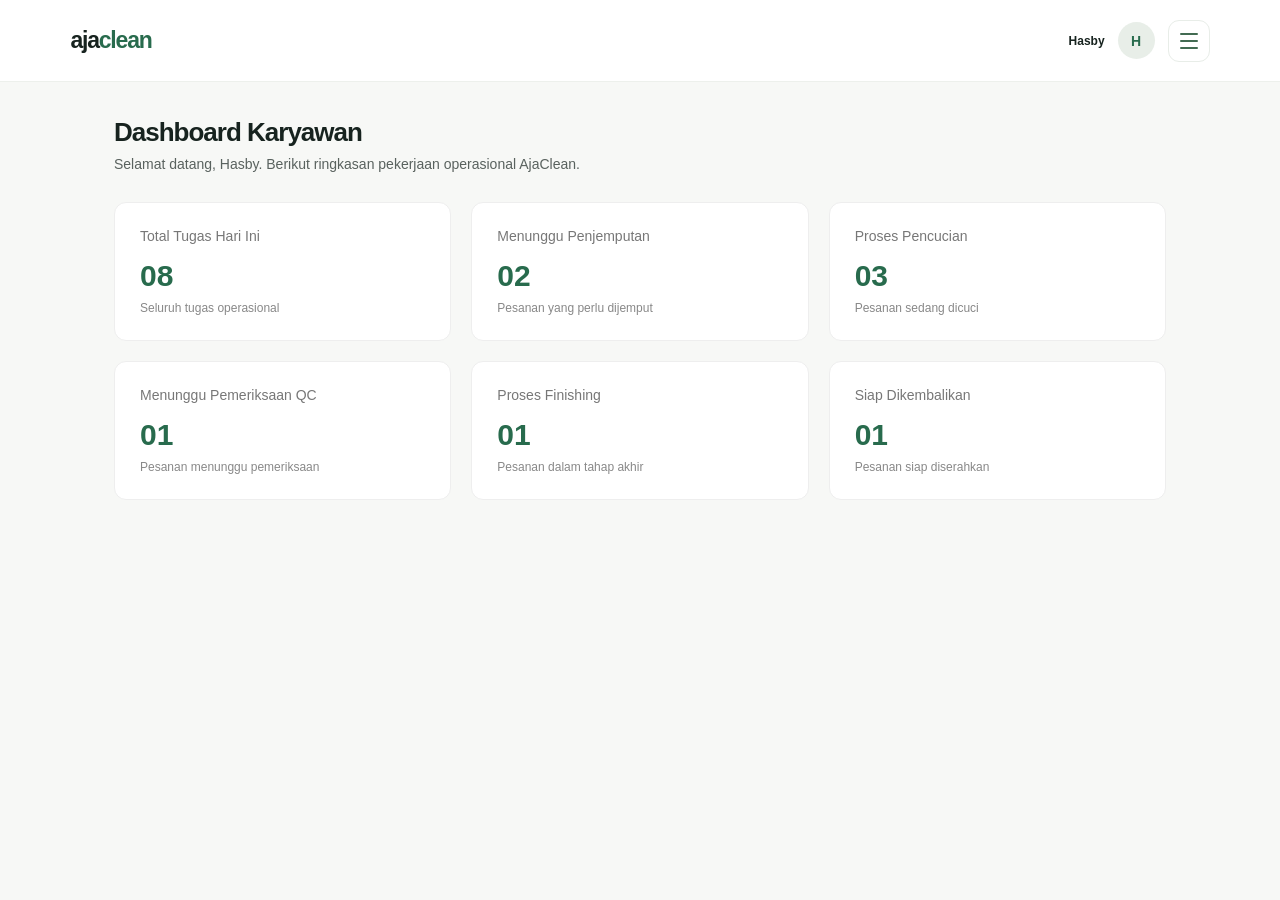
<file: kar.html>
<!DOCTYPE html>
<html lang="id">
<head>
    <meta charset="UTF-8">
    <meta name="viewport" content="width=device-width, initial-scale=1.0">
    <title>AjaClean - Dashboard Karyawan</title>

    <!-- Menggunakan CSS Customer -->
    <link rel="stylesheet" href="assets/css/stylecust.css">

    <style>
        /* Layout khusus dashboard karyawan */

        .employee-dashboard {
            padding: 35px 5%;
        }

        .dashboard-title {
            margin-bottom: 30px;
        }

        .dashboard-title h1 {
            font-size: 26px;
            margin-bottom: 8px;
        }

        .dashboard-title p {
            font-size: 14px;
            opacity: 0.7;
        }

        .employee-stats {
            display: grid;
            grid-template-columns: repeat(3, 1fr);
            gap: 20px;
        }

        .employee-card {
            background: #ffffff;
            border-radius: 12px;
            padding: 25px;
            border: 1px solid #eeeeee;
            transition: 0.3s ease;
        }

        .employee-card:hover {
            transform: translateY(-4px);
            box-shadow: 0 8px 22px rgba(0, 0, 0, 0.06);
        }

        .employee-card h3 {
            font-size: 14px;
            font-weight: 500;
            margin-bottom: 15px;
            color: #777777;
        }

        .employee-card .number {
            font-size: 30px;
            font-weight: bold;
            color: #286b4d;
        }

        .employee-card .description {
            font-size: 12px;
            color: #888888;
            margin-top: 8px;
        }

        @media (max-width: 800px) {
            .employee-stats {
                grid-template-columns: repeat(2, 1fr);
            }
        }

        @media (max-width: 550px) {
            .employee-stats {
                grid-template-columns: 1fr;
            }

            .dashboard-title h1 {
                font-size: 22px;
            }
        }

        /* Animasi halaman */

        @keyframes pageEnter {
            from {
                opacity: 0;
                transform: translateY(12px);
            }

            to {
                opacity: 1;
                transform: translateY(0);
            }
        }

        .employee-dashboard {
            animation: pageEnter 0.45s ease-out;
        }

        @media (prefers-reduced-motion: reduce) {
            .employee-dashboard,
            .employee-card {
                animation: none;
                transition: none;
            }
        }
    </style>
</head>

<body>

    <!-- HEADER -->
    <header class="topbar">

        <a class="brand" href="karyawan.html">
            <span class="brand-name">aja<span>clean</span></span>
        </a>

        <div class="top-actions">

            <div class="account-name">Hasby</div>
            <div class="avatar">H</div>

            <div class="menu-wrap">

                <input
                    class="menu-check"
                    type="checkbox"
                    id="menu-toggle"
                >

                <label class="menu-button" for="menu-toggle">
                    <span></span>
                    <span></span>
                    <span></span>
                </label>

                <nav class="menu-dropdown">

                    <div class="menu-heading">
                        MENU KARYAWAN
                    </div>

                    <a class="menu-link active" href="karyawan.html">
                        Dashboard
                    </a>

                    <a class="menu-link" href="penjemputan.html">
                        Tugas Penjemputan
                    </a>

                    <a class="menu-link" href="proses.html">
                        Proses Pencucian
                    </a>

                    <a class="menu-link" href="qc.html">
                        Pemeriksaan QC
                    </a>

                    <a class="menu-link" href="pengembalian.html">
                        Pengembalian Pesanan
                    </a>

                    <a class="menu-link" href="index.html">
                        Keluar
                    </a>

                </nav>

            </div>
        </div>

    </header>


    <!-- DASHBOARD -->
    <main class="employee-dashboard">

        <section class="dashboard-title">

            <h1>Dashboard Karyawan</h1>

            <p>
                Selamat datang, Hasby. Berikut ringkasan pekerjaan operasional AjaClean.
            </p>

        </section>


        <!-- STATISTIK PEKERJAAN -->
        <section class="employee-stats">

            <div class="employee-card">
                <h3>Total Tugas Hari Ini</h3>
                <div class="number">08</div>
                <div class="description">
                    Seluruh tugas operasional
                </div>
            </div>

            <div class="employee-card">
                <h3>Menunggu Penjemputan</h3>
                <div class="number">02</div>
                <div class="description">
                    Pesanan yang perlu dijemput
                </div>
            </div>

            <div class="employee-card">
                <h3>Proses Pencucian</h3>
                <div class="number">03</div>
                <div class="description">
                    Pesanan sedang dicuci
                </div>
            </div>

            <div class="employee-card">
                <h3>Menunggu Pemeriksaan QC</h3>
                <div class="number">01</div>
                <div class="description">
                    Pesanan menunggu pemeriksaan
                </div>
            </div>

            <div class="employee-card">
                <h3>Proses Finishing</h3>
                <div class="number">01</div>
                <div class="description">
                    Pesanan dalam tahap akhir
                </div>
            </div>

            <div class="employee-card">
                <h3>Siap Dikembalikan</h3>
                <div class="number">01</div>
                <div class="description">
                    Pesanan siap diserahkan
                </div>
            </div>

        </section>

    </main>

</body>
</html>
</file>
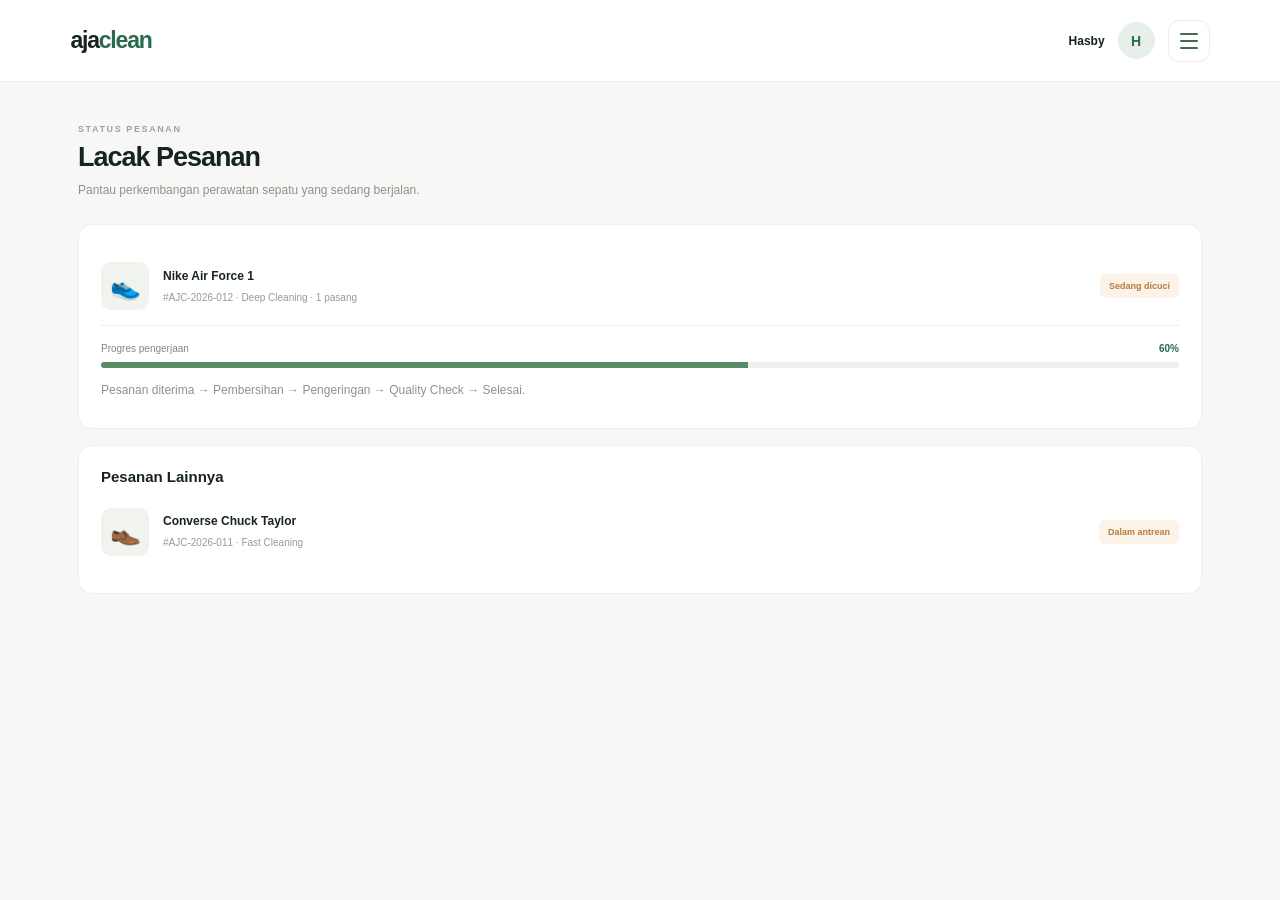
<file: lacak.html>
<!DOCTYPE html>
<html lang="id">
<head>
    <meta charset="UTF-8">
    <meta name="viewport" content="width=device-width, initial-scale=1.0">
    <title>AjaClean - Lacak Pesanan</title>
    <link rel="stylesheet" href="assets/css/stylecust.css">
</head>
<body>
<header class="topbar">
    <a class="brand" href="cust.html"><span class="brand-name">aja<span>clean</span></span></a>
    <div class="top-actions">
        <div class="account-name">Hasby</div>
        <div class="avatar">H</div>
        <div class="menu-wrap">
            <input class="menu-check" type="checkbox" id="menu-toggle">
            <label class="menu-button" for="menu-toggle"><span></span><span></span><span></span></label>
            <nav class="menu-dropdown">
                <div class="menu-heading">MENU PELANGGAN</div>
                <a class="menu-link" href="booking.html"> Pesan Layanan</a>
                <a class="menu-link active" href="lacak.html">◷ Lacak Pesanan</a>
                <a class="menu-link" href="riwayat.html"> Riwayat Pesanan</a>
                <a class="menu-link" href="promo.html"> Promo & Membership</a>
                <a class="menu-link" href="profil.html"> Profil Saya</a>
<a class="menu-link" href="index.html"><span class="menu-icon"></span>keluar</a>
            </nav>
        </div>
    </div>
</header>

<main>
    <div class="section-head">
        <div class="eyebrow">STATUS PESANAN</div>
        <h1>Lacak Pesanan</h1>
        <p class="subtitle">Pantau perkembangan perawatan sepatu yang sedang berjalan.</p>
    </div>

    <div class="panel">
        <div class="order-row">
            <div class="shoe">👟</div>
            <div class="order-info">
                <strong>Nike Air Force 1</strong>
                <small>#AJC-2026-012 · Deep Cleaning · 1 pasang</small>
            </div>
            <span class="status">Sedang dicuci</span>
        </div>

        <div style="padding:17px 0 5px">
            <div style="display:flex;justify-content:space-between;font-size:10px;color:#7f8a82;margin-bottom:8px">
                <span>Progres pengerjaan</span>
                <strong style="color:var(--green)">60%</strong>
            </div>
            <div style="height:6px;background:#edf1ed;border-radius:8px;overflow:hidden">
                <div style="width:60%;height:100%;background:#5b8c68"></div>
            </div>
            <p class="muted" style="margin:12px 0 0">
                Pesanan diterima → Pembersihan → Pengeringan → Quality Check → Selesai.
            </p>
        </div>
    </div>

    <div class="panel">
        <h3>Pesanan Lainnya</h3>
        <div class="order-row">
            <div class="shoe">👞</div>
            <div class="order-info">
                <strong>Converse Chuck Taylor</strong>
                <small>#AJC-2026-011 · Fast Cleaning</small>
            </div>
            <span class="status">Dalam antrean</span>
        </div>
    </div>
</main>
</body>
</html>
</file>
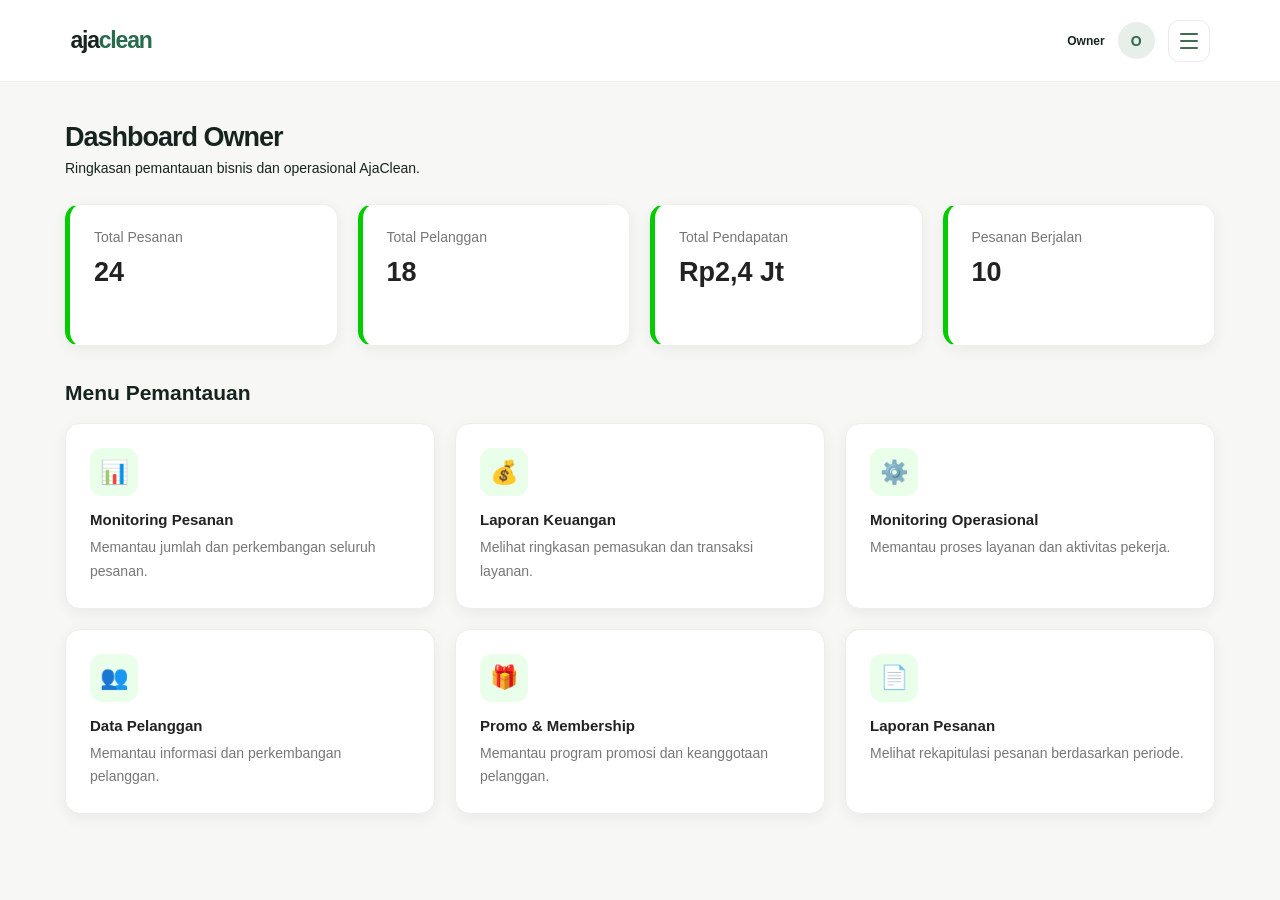
<file: ow.html>
<!DOCTYPE html>
<html lang="id">
<head>
    <meta charset="UTF-8">
    <meta name="viewport" content="width=device-width, initial-scale=1.0">
    <title>AjaClean - Dashboard Owner</title>

    <link rel="stylesheet" href="assets/css/stylecust.css">

    <style>
        .dashboard-container {
            max-width: 1200px;
            margin: 40px auto;
            padding: 0 25px;
        }

        .dashboard-heading {
            margin-bottom: 28px;
        }

        .stat-grid {
            display: grid;
            grid-template-columns: repeat(4, 1fr);
            gap: 20px;
            margin-bottom: 35px;
        }

        .stat-card, .feature-card {
            background: #fff;
            border-radius: 15px;
            padding: 24px;
            box-shadow: 0 4px 15px rgba(0,0,0,0.06);
        }

        .stat-card {
            border-left: 5px solid #04cc00;
        }

        .stat-card p {
            color: #777;
            margin: 0 0 12px;
        }

        .stat-card h2 {
            margin: 0;
            font-size: 27px;
            color: #222;
        }

        .section-heading {
            margin-bottom: 18px;
        }

        .feature-grid {
            display: grid;
            grid-template-columns: repeat(3, 1fr);
            gap: 20px;
        }

        .feature-card {
            text-decoration: none;
            color: #222;
            transition: 0.25s ease;
            border: 1px solid #eee;
        }

        .feature-card:hover {
            transform: translateY(-5px);
            border-color: #04cc00;
        }

        .feature-icon {
            width: 48px;
            height: 48px;
            display: flex;
            align-items: center;
            justify-content: center;
            border-radius: 12px;
            background: #eaffea;
            color: #04b900;
            font-size: 23px;
            margin-bottom: 15px;
        }

        .feature-card h3 {
            margin: 0 0 8px;
        }

        .feature-card p {
            color: #777;
            font-size: 14px;
            margin: 0;
        }

        @media (max-width: 850px) {
            .stat-grid {
                grid-template-columns: repeat(2, 1fr);
            }

            .feature-grid {
                grid-template-columns: repeat(2, 1fr);
            }
        }

        @media (max-width: 550px) {
            .stat-grid, .feature-grid {
                grid-template-columns: 1fr;
            }

            .dashboard-container {
                padding: 0 15px;
            }
        }
    </style>
</head>

<body>

    <header class="topbar">
        <a class="brand" href="owner.html">
            <span class="brand-name">aja<span>clean</span></span>
        </a>

        <div class="top-actions">
            <div class="account-name">Owner</div>
            <div class="avatar">O</div>

            <div class="menu-wrap">
                <input class="menu-check" type="checkbox" id="menu-toggle">

                <label class="menu-button" for="menu-toggle">
                    <span></span>
                    <span></span>
                    <span></span>
                </label>

                <nav class="menu-dropdown">
                    <div class="menu-heading">MENU OWNER</div>
                    <a class="menu-link active" href="owner.html">Dashboard</a>
                    <a class="menu-link" href="monitoring.html">Monitoring Pesanan</a>
                    <a class="menu-link" href="laporan-keuangan.html">Laporan Keuangan</a>
                    <a class="menu-link" href="operasional.html">Monitoring Operasional</a>
                    <a class="menu-link" href="data-pelanggan.html">Data Pelanggan</a>
                    <a class="menu-link" href="promo-membership.html">Promo & Membership</a>
                    <a class="menu-link" href="index.html">Keluar</a>
                </nav>
            </div>
        </div>
    </header>

    <main class="dashboard-container">

        <section class="dashboard-heading">
            <h1>Dashboard Owner</h1>
            <p>Ringkasan pemantauan bisnis dan operasional AjaClean.</p>
        </section>

        <section class="stat-grid">

            <div class="stat-card">
                <p>Total Pesanan</p>
                <h2>24</h2>
            </div>

            <div class="stat-card">
                <p>Total Pelanggan</p>
                <h2>18</h2>
            </div>

            <div class="stat-card">
                <p>Total Pendapatan</p>
                <h2>Rp2,4 Jt</h2>
            </div>

            <div class="stat-card">
                <p>Pesanan Berjalan</p>
                <h2>10</h2>
            </div>

        </section>

        <section>
            <div class="section-heading">
                <h2>Menu Pemantauan</h2>
            </div>

            <div class="feature-grid">

                <a href="monitoring.html" class="feature-card">
                    <div class="feature-icon">📊</div>
                    <h3>Monitoring Pesanan</h3>
                    <p>Memantau jumlah dan perkembangan seluruh pesanan.</p>
                </a>

                <a href="laporan-keuangan.html" class="feature-card">
                    <div class="feature-icon">💰</div>
                    <h3>Laporan Keuangan</h3>
                    <p>Melihat ringkasan pemasukan dan transaksi layanan.</p>
                </a>

                <a href="operasional.html" class="feature-card">
                    <div class="feature-icon">⚙️</div>
                    <h3>Monitoring Operasional</h3>
                    <p>Memantau proses layanan dan aktivitas pekerja.</p>
                </a>

                <a href="data-pelanggan.html" class="feature-card">
                    <div class="feature-icon">👥</div>
                    <h3>Data Pelanggan</h3>
                    <p>Memantau informasi dan perkembangan pelanggan.</p>
                </a>

                <a href="promo-membership.html" class="feature-card">
                    <div class="feature-icon">🎁</div>
                    <h3>Promo & Membership</h3>
                    <p>Memantau program promosi dan keanggotaan pelanggan.</p>
                </a>

                <a href="laporan-pesanan.html" class="feature-card">
                    <div class="feature-icon">📄</div>
                    <h3>Laporan Pesanan</h3>
                    <p>Melihat rekapitulasi pesanan berdasarkan periode.</p>
                </a>

            </div>
        </section>

    </main>

</body>
</html>
</file>
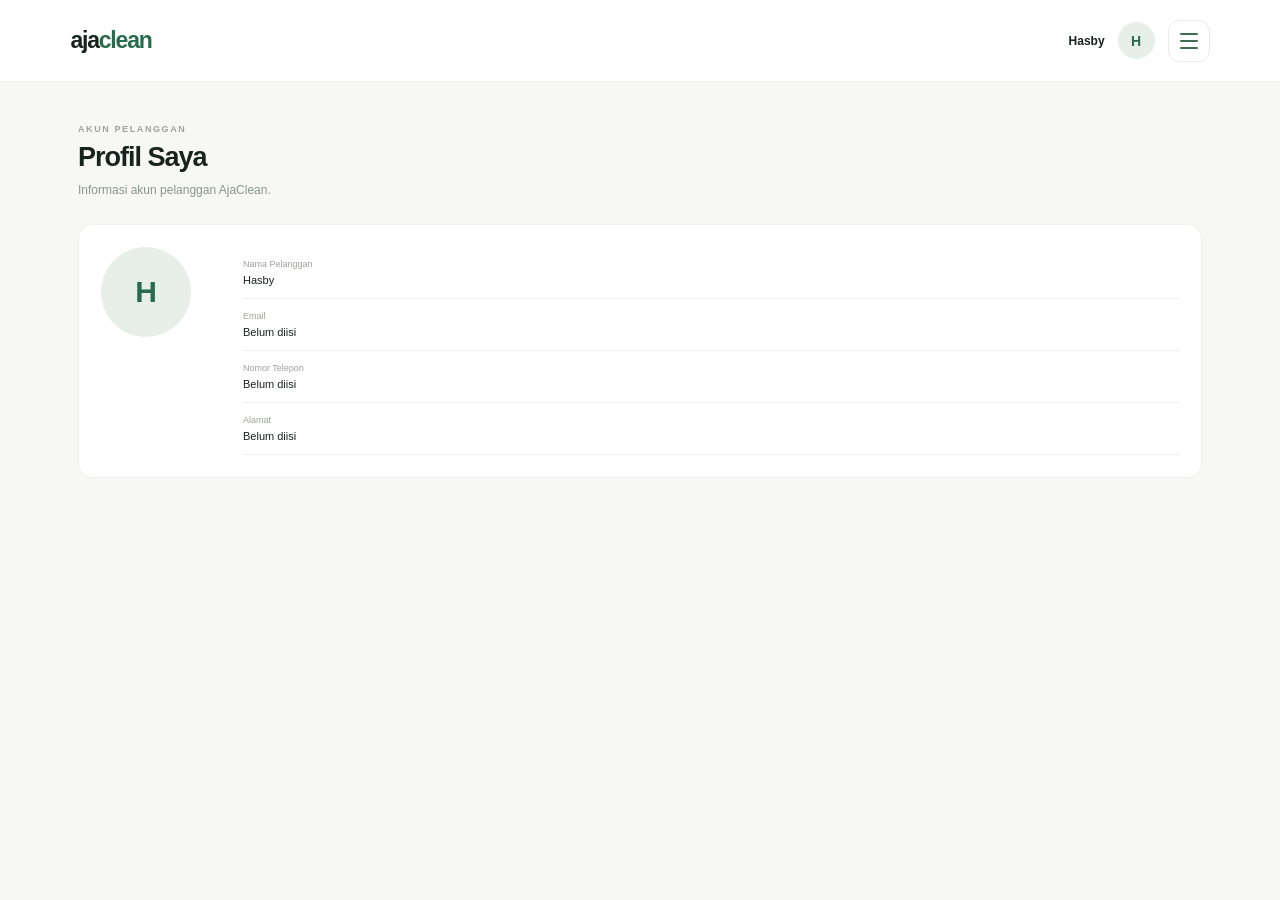
<file: profil.html>
<!DOCTYPE html>
<html lang="id">
<head>
    <meta charset="UTF-8">
    <meta name="viewport" content="width=device-width, initial-scale=1.0">
    <title>AjaClean - Profil Saya</title>
    <link rel="stylesheet" href="assets/css/stylecust.css">
</head>
<body>
<header class="topbar">
    <a class="brand" href="cust.html"><span class="brand-name">aja<span>clean</span></span></a>
    <div class="top-actions">
        <div class="account-name">Hasby</div>
        <div class="avatar">H</div>
        <div class="menu-wrap">
            <input class="menu-check" type="checkbox" id="menu-toggle">
            <label class="menu-button" for="menu-toggle"><span></span><span></span><span></span></label>
            <nav class="menu-dropdown">
                <div class="menu-heading">MENU PELANGGAN</div>
                <a class="menu-link" href="booking.html"> Pesan Layanan</a>
                <a class="menu-link" href="lacak.html">◷ Lacak Pesanan</a>
                <a class="menu-link" href="riwayat.html"> Riwayat Pesanan</a>
                <a class="menu-link" href="promo.html"> Promo & Membership</a>
                <a class="menu-link active" href="profil.html"> Profil Saya</a>
<a class="menu-link" href="index.html"><span class="menu-icon"></span>keluar</a>
            </nav>
        </div>
    </div>
</header>

<main>
    <div class="section-head">
        <div class="eyebrow">AKUN PELANGGAN</div>
        <h1>Profil Saya</h1>
        <p class="subtitle">Informasi akun pelanggan AjaClean.</p>
    </div>

    <div class="panel profile-grid">
        <div class="profile-avatar">H</div>
        <div>
            <div class="info-line">
                <span>Nama Pelanggan</span>
                Hasby
            </div>
            <div class="info-line">
                <span>Email</span>
                Belum diisi
            </div>
            <div class="info-line">
                <span>Nomor Telepon</span>
                Belum diisi
            </div>
            <div class="info-line">
                <span>Alamat</span>
                Belum diisi
            </div>
        </div>
    </div>
</main>
</body>
</html>
</file>
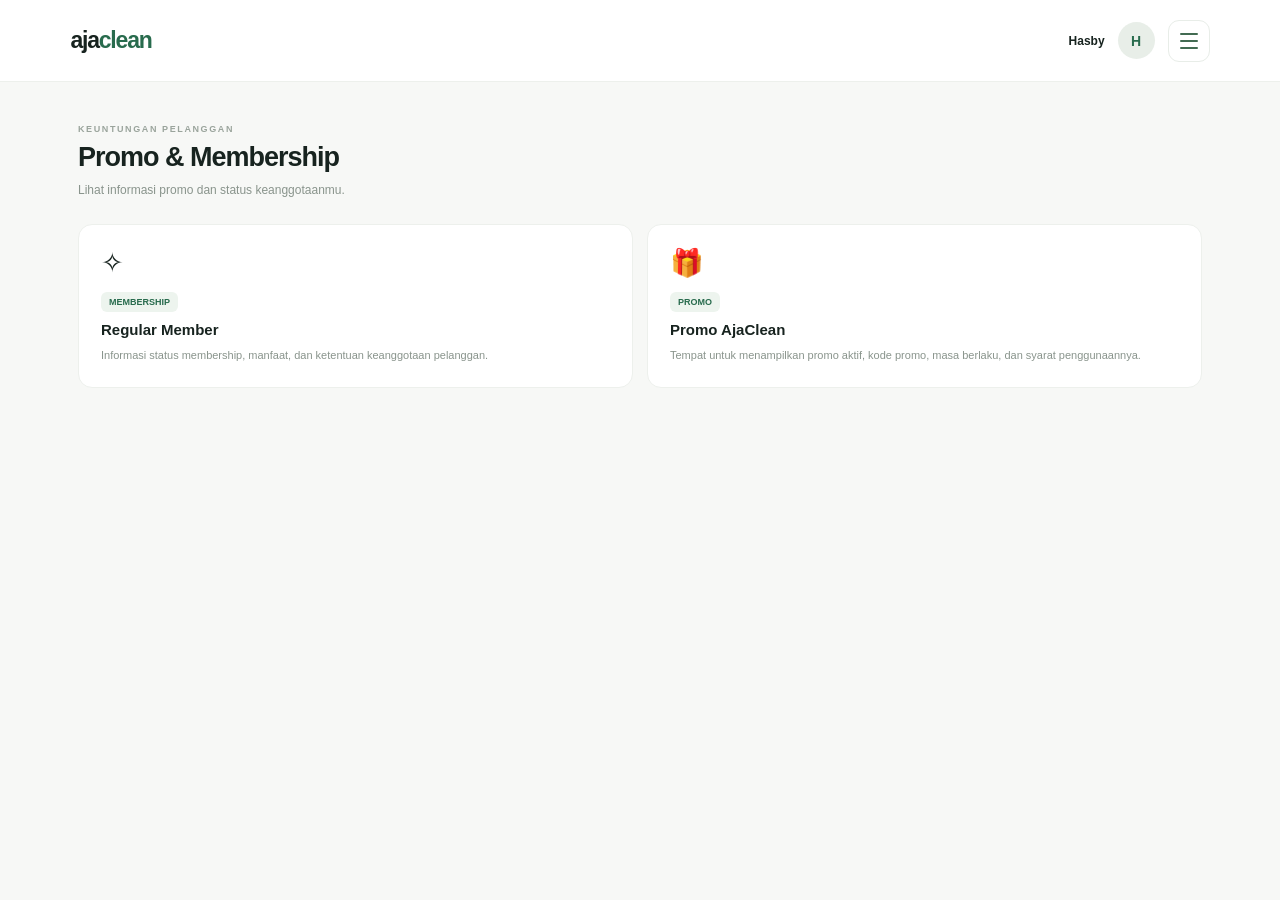
<file: promo.html>
<!DOCTYPE html>
<html lang="id">
<head>
    <meta charset="UTF-8">
    <meta name="viewport" content="width=device-width, initial-scale=1.0">
    <title>AjaClean - Promo & Membership</title>
    <link rel="stylesheet" href="assets/css/stylecust.css">
</head>
<body>
<header class="topbar">
    <a class="brand" href="cust.html"><span class="brand-name">aja<span>clean</span></span></a>
    <div class="top-actions">
        <div class="account-name">Hasby</div>
        <div class="avatar">H</div>
        <div class="menu-wrap">
            <input class="menu-check" type="checkbox" id="menu-toggle">
            <label class="menu-button" for="menu-toggle"><span></span><span></span><span></span></label>
            <nav class="menu-dropdown">
                <div class="menu-heading">MENU PELANGGAN</div>
                <a class="menu-link" href="booking.html"> Pesan Layanan</a>
                <a class="menu-link" href="lacak.html">Lacak Pesanan</a>
                <a class="menu-link" href="riwayat.html">Riwayat Pesanan</a>
                <a class="menu-link active" href="promo.html"> Promo & Membership</a>
                <a class="menu-link" href="profil.html">Profil Saya</a>
<a class="menu-link" href="index.html"><span class="menu-icon"></span>keluar</a>
            </nav>
        </div>
    </div>
</header>

<main>
    <div class="section-head">
        <div class="eyebrow">KEUNTUNGAN PELANGGAN</div>
        <h1>Promo & Membership</h1>
        <p class="subtitle">Lihat informasi promo dan status keanggotaanmu.</p>
    </div>

    <div class="cards">
        <article class="feature-card">
            <div class="feature-symbol">✧</div>
            <span class="tag">MEMBERSHIP</span>
            <h3>Regular Member</h3>
            <p>Informasi status membership, manfaat, dan ketentuan keanggotaan pelanggan.</p>
        </article>

        <article class="feature-card">
            <div class="feature-symbol">🎁</div>
            <span class="tag">PROMO</span>
            <h3>Promo AjaClean</h3>
            <p>Tempat untuk menampilkan promo aktif, kode promo, masa berlaku, dan syarat penggunaannya.</p>
        </article>
    </div>
</main>
</body>
</html>
</file>
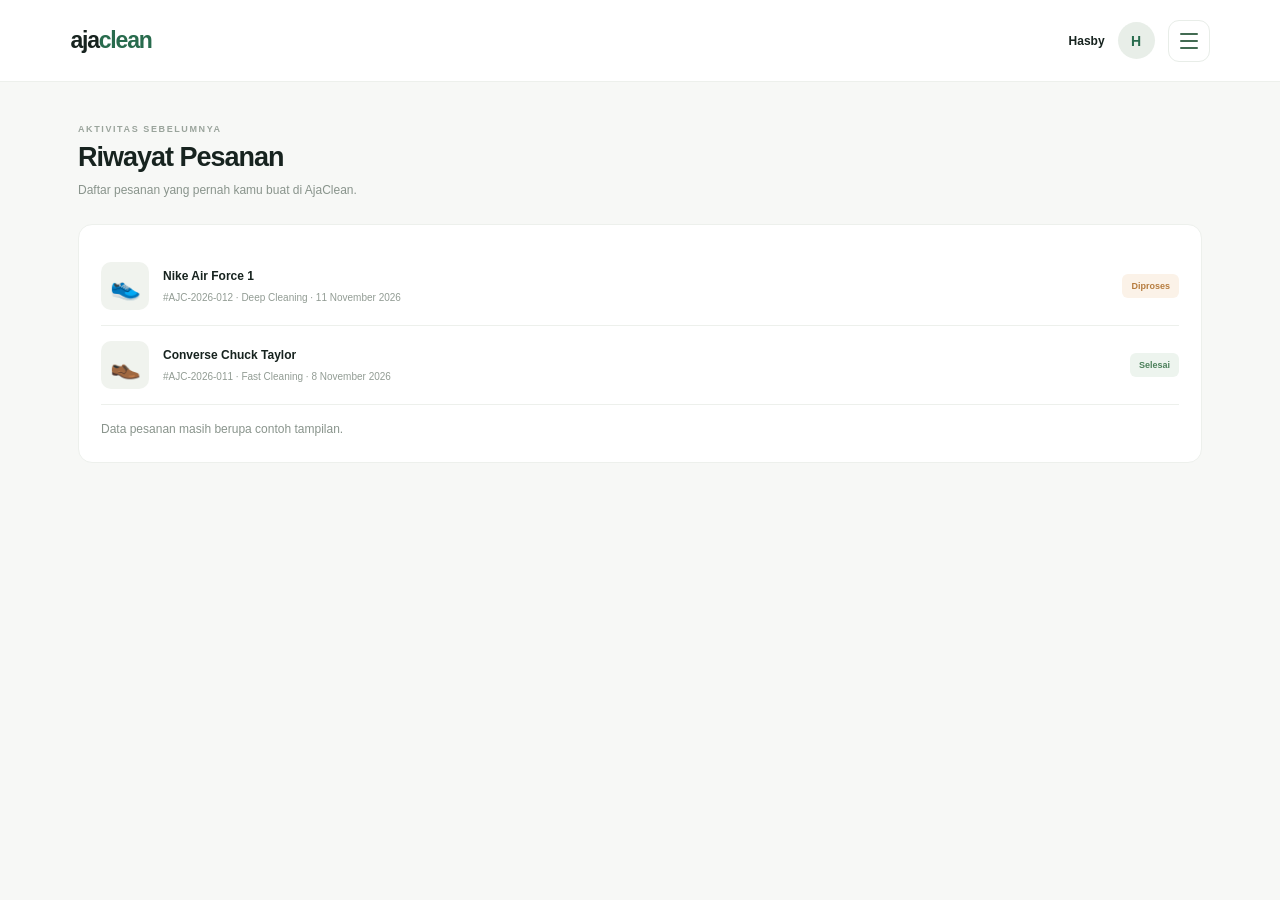
<file: riwayat.html>
<!DOCTYPE html>
<html lang="id">
<head>
    <meta charset="UTF-8">
    <meta name="viewport" content="width=device-width, initial-scale=1.0">
    <title>AjaClean - Riwayat Pesanan</title>
    <link rel="stylesheet" href="assets/css/stylecust.css">
</head>
<body>
<header class="topbar">
    <a class="brand" href="cust.html"><span class="brand-name">aja<span>clean</span></span></a>
    <div class="top-actions">
        <div class="account-name">Hasby</div>
        <div class="avatar">H</div>
        <div class="menu-wrap">
            <input class="menu-check" type="checkbox" id="menu-toggle">
            <label class="menu-button" for="menu-toggle"><span></span><span></span><span></span></label>
            <nav class="menu-dropdown">
                <div class="menu-heading">MENU PELANGGAN</div>
                <a class="menu-link" href="booking.html"> Pesan Layanan</a>
                <a class="menu-link" href="lacak.html"> Lacak Pesanan</a>
                <a class="menu-link active" href="riwayat.html"> Riwayat Pesanan</a>
                <a class="menu-link" href="promo.html"> Promo & Membership</a>
                <a class="menu-link" href="profil.html"> Profil Saya</a>

            </nav>
        </div>
    </div>
</header>

<main>
    <div class="section-head">
        <div class="eyebrow">AKTIVITAS SEBELUMNYA</div>
        <h1>Riwayat Pesanan</h1>
        <p class="subtitle">Daftar pesanan yang pernah kamu buat di AjaClean.</p>
    </div>

    <div class="panel">
        <div class="order-row">
            <div class="shoe">👟</div>
            <div class="order-info">
                <strong>Nike Air Force 1</strong>
                <small>#AJC-2026-012 · Deep Cleaning · 11 November 2026</small>
            </div>
            <span class="status">Diproses</span>
        </div>

        <div class="order-row">
            <div class="shoe">👞</div>
            <div class="order-info">
                <strong>Converse Chuck Taylor</strong>
                <small>#AJC-2026-011 · Fast Cleaning · 8 November 2026</small>
            </div>
            <span class="status" style="color:#4d805b;background:#edf4ee">Selesai</span>
        </div>

        <p class="muted" style="margin:14px 0 0">Data pesanan masih berupa contoh tampilan.</p>
    </div>
</main>
</body>
</html>
</file>
<file: assets/css/noscript.css>
/* Banner */

	body.is-preload #banner h2 {
		-moz-transform: none;
		-webkit-transform: none;
		-ms-transform: none;
		transform: none;
		opacity: 1;
	}

		body.is-preload #banner h2:before, body.is-preload #banner h2:after {
			width: 100%;
		}

	body.is-preload #banner .more {
		-moz-transform: none;
		-webkit-transform: none;
		-ms-transform: none;
		transform: none;
		opacity: 1;
	}

	body.is-preload #banner:after {
		opacity: 0;
	}
</file>
<file: assets/css/stylecust.css>
:root {
    --ink: #17231f;
    --muted: #87918b;
    --green: #286b4d;
    --green-soft: #e9f2eb;
    --line: #edf0ec;
    --canvas: #f7f8f6;
    --body: 'DM Sans', sans-serif;
    --display: 'Manrope', sans-serif;
}

* {
    box-sizing: border-box;
}

body {
    margin: 0;
    background: var(--canvas);
    color: var(--ink);
    font-family: var(--body);
    font-size: 14px;
}

a {
    color: inherit;
    text-decoration: none;
}

/* HEADER */

.topbar {
    height: 82px;
    display: flex;
    align-items: center;
    justify-content: space-between;
    padding: 0 5.5%;
    background: #fff;
    border-bottom: 1px solid var(--line);
    position: sticky;
    top: 0;
    z-index: 10;
}

.brand-name {
    font: 800 23px var(--display);
    letter-spacing: -1.2px;
}

.brand-name span {
    color: var(--green);
}

.top-actions {
    display: flex;
    align-items: center;
    gap: 13px;
}

.account-name {
    font-size: 12px;
    font-weight: 700;
}

.avatar {
    width: 37px;
    height: 37px;
    border-radius: 50%;
    display: grid;
    place-items: center;
    background: #e8eee8;
    color: var(--green);
    font-weight: 800;
    font-family: var(--display);
}

/* HAMBURGER MENU */

.menu-wrap {
    position: relative;
}

.menu-check {
    position: absolute;
    opacity: 0;
    pointer-events: none;
}

.menu-button {
    width: 42px;
    height: 42px;
    border: 1px solid #e8ede8;
    background: #fff;
    border-radius: 11px;
    display: flex;
    flex-direction: column;
    align-items: center;
    justify-content: center;
    gap: 5px;
    cursor: pointer;
}

.menu-button span {
    width: 18px;
    height: 2px;
    background: #426b52;
    border-radius: 5px;
    transition: .2s;
}

.menu-dropdown {
    display: none;
    position: absolute;
    right: 0;
    top: 52px;
    width: 245px;
    padding: 10px;
    background: #fff;
    border: 1px solid var(--line);
    border-radius: 14px;
    box-shadow: 0 18px 45px #203b2b18;
}

.menu-check:checked ~ .menu-dropdown {
    display: block;
}

.menu-check:checked + .menu-button span:first-child {
    transform: translateY(7px) rotate(45deg);
}

.menu-check:checked + .menu-button span:nth-child(2) {
    opacity: 0;
}

.menu-check:checked + .menu-button span:last-child {
    transform: translateY(-7px) rotate(-45deg);
}

.menu-heading {
    font-size: 9px;
    letter-spacing: 1.4px;
    font-weight: 700;
    color: #a0aaa2;
    padding: 9px 11px 8px;
}

.menu-link {
    display: flex;
    align-items: center;
    gap: 12px;
    padding: 12px 11px;
    border-radius: 9px;
    font-size: 12px;
    font-weight: 600;
    color: #65736a;
}

.menu-link:hover,
.menu-link.active {
    background: #edf4ee;
    color: var(--green);
}

.menu-icon {
    width: 22px;
    text-align: center;
    font-size: 17px;
    color: var(--green);
}

/* MAIN */

main {
    max-width: 1180px;
    margin: 0 auto;
    padding: 42px 28px 60px;
}

.eyebrow {
    font-size: 9px;
    letter-spacing: 1.6px;
    font-weight: 700;
    color: #9aa49c;
    margin-bottom: 8px;
}

h1, h2, h3, p {
    margin-top: 0;
}

h1 {
    font: 800 27px var(--display);
    letter-spacing: -1px;
    margin-bottom: 7px;
}

.subtitle,
.muted {
    color: #89948c;
    font-size: 12px;
    line-height: 1.7;
}

.welcome {
    margin-bottom: 27px;
}

.stats-grid {
    display: grid;
    grid-template-columns: repeat(4, 1fr);
    gap: 15px;
}

.stat-card {
    background: #fff;
    border: 1px solid var(--line);
    border-radius: 14px;
    padding: 20px;
    min-height: 142px;
}

.stat-top {
    display: flex;
    align-items: center;
    justify-content: space-between;
    color: #7f8982;
    font-size: 11px;
    font-weight: 600;
}

.stat-icon {
    width: 32px;
    height: 32px;
    border-radius: 9px;
    display: grid;
    place-items: center;
    font-size: 15px;
}

.green { background: #eaf3eb; color: #528160; }
.orange { background: #fbf0e5; color: #c48a4c; }
.blue { background: #eaf1f7; color: #6489a8; }
.purple { background: #f1edf8; color: #9277b4; }

.stat-value {
    font: 800 29px var(--display);
    letter-spacing: -1px;
    margin-top: 17px;
}

.stat-note {
    font-size: 10px;
    color: #a0a8a1;
    margin-top: 4px;
}

/* CONTENT */

.section-head {
    margin-bottom: 24px;
}

.panel,
.feature-card,
.service-card {
    background: #fff;
    border: 1px solid var(--line);
    border-radius: 14px;
    padding: 22px;
}

.panel {
    margin-bottom: 16px;
}

.panel h3,
.feature-card h3,
.service-card h3 {
    font: 700 15px var(--display);
    margin-bottom: 8px;
}

.cards,
.service-list {
    display: grid;
    grid-template-columns: repeat(2, minmax(0, 1fr));
    gap: 14px;
}

.service-list {
    grid-template-columns: repeat(3, 1fr);
}

.feature-symbol,
.service-card .symbol {
    font-size: 27px;
    margin-bottom: 13px;
}

.feature-card p,
.service-card p {
    color: #89948c;
    font-size: 11px;
    line-height: 1.7;
    margin-bottom: 0;
}

.service-card strong {
    display: block;
    color: var(--green);
    font-size: 11px;
    margin-top: 13px;
}

.tag {
    display: inline-block;
    padding: 5px 8px;
    background: #edf4ee;
    color: var(--green);
    border-radius: 6px;
    font-size: 9px;
    font-weight: 700;
    margin-bottom: 9px;
}

/* ORDER */

.order-row {
    display: flex;
    align-items: center;
    gap: 14px;
    padding: 15px 0;
    border-bottom: 1px solid var(--line);
}

.order-row:last-child {
    border: 0;
}

.shoe {
    width: 48px;
    height: 48px;
    border-radius: 10px;
    background: #f0f3ee;
    display: grid;
    place-items: center;
    font-size: 25px;
}

.order-info {
    flex: 1;
}

.order-info strong {
    display: block;
    font-size: 12px;
    margin-bottom: 5px;
}

.order-info small {
    color: #929c94;
    font-size: 10px;
}

.status {
    font-size: 9px;
    font-weight: 700;
    color: #b67c3e;
    background: #fbf2e8;
    padding: 7px 9px;
    border-radius: 6px;
    white-space: nowrap;
}

/* PROFILE */

.profile-grid {
    display: grid;
    grid-template-columns: 120px 1fr;
    gap: 22px;
    align-items: start;
}

.profile-avatar {
    width: 90px;
    height: 90px;
    border-radius: 50%;
    background: #e8eee8;
    color: var(--green);
    display: grid;
    place-items: center;
    font: 800 30px var(--display);
}

.info-line {
    padding: 12px 0;
    border-bottom: 1px solid var(--line);
    font-size: 11px;
}

.info-line span {
    display: block;
    color: #9aa39c;
    font-size: 9px;
    margin-bottom: 5px;
}

.footer {
    text-align: center;
    color: #a0aaa2;
    font-size: 10px;
    padding-top: 24px;
}

/* RESPONSIVE */

@media(max-width:760px) {
    .topbar {
        padding: 0 18px;
        height: 72px;
    }

    main {
        padding: 30px 17px 45px;
    }

    .stats-grid {
        grid-template-columns: repeat(2, 1fr);
        gap: 10px;
    }

    .stat-card {
        padding: 15px;
        min-height: 122px;
    }

    .stat-value {
        font-size: 25px;
    }

    .service-list,
    .cards {
        grid-template-columns: 1fr;
    }

    .profile-grid {
        grid-template-columns: 1fr;
    }

    .order-row {
        align-items: flex-start;
    }

    .status {
        white-space: normal;
        text-align: center;
        max-width: 100px;
    }
}

@media(max-width:390px) {
    .brand-name {
        font-size: 20px;
    }

    .avatar {
        width: 33px;
        height: 33px;
    }

    .stats-grid {
        gap: 8px;
    }

    .stat-card {
        padding: 12px;
    }

    .stat-top {
        font-size: 10px;
    }

    .stat-value {
        font-size: 23px;
    }

    .stat-note {
        font-size: 9px;
    }
}
/* Animasi saat halaman pertama kali muncul */
@keyframes pageEnter {
    from {
        opacity: 0;
        transform: translateY(12px);
    }
    to {
        opacity: 1;
        transform: translateY(0);
    }
}

body {
    animation: pageEnter 0.45s ease-out;
}

/* Menghormati pengaturan pengurangan animasi perangkat */
@media (prefers-reduced-motion: reduce) {
    body {
        animation: none;
    }
}
</file>
<file: assets/css/main.css>
@import url(fontawesome-all.min.css);
@import url("https://fonts.googleapis.com/css?family=Open+Sans:400,400italic,600,600italic,800,800italic");

html,
body,
div,
span,
applet,
object,
iframe,
h1,
h2,
h3,
h4,
h5,
h6,
p,
blockquote,
pre,
a,
abbr,
acronym,
address,
big,
cite,
code,
del,
dfn,
em,
img,
ins,
kbd,
q,
s,
samp,
small,
strike,
strong,
sub,
sup,
tt,
var,
b,
u,
i,
center,
dl,
dt,
dd,
ol,
ul,
li,
fieldset,
form,
label,
legend,
table,
caption,
tbody,
tfoot,
thead,
tr,
th,
td,
article,
aside,
canvas,
details,
embed,
figure,
figcaption,
footer,
header,
hgroup,
menu,
nav,
output,
ruby,
section,
summary,
time,
mark,
audio,
video {
	margin: 0;
	padding: 0;
	border: 0;
	font-size: 100%;
	font: inherit;
	vertical-align: baseline;
}

article,
aside,
details,
figcaption,
figure,
footer,
header,
hgroup,
menu,
nav,
section {
	display: block;
}

body {
	line-height: 1;
}

ol,
ul {
	list-style: none;
}

blockquote,
q {
	quotes: none;
}

blockquote:before,
blockquote:after,
q:before,
q:after {
	content: '';
	content: none;
}

table {
	border-collapse: collapse;
	border-spacing: 0;
}

body {
	-webkit-text-size-adjust: none;
}

mark {
	background-color: transparent;
	color: inherit;
}

input::-moz-focus-inner {
	border: 0;
	padding: 0;
}

input,
select,
textarea {
	-moz-appearance: none;
	-webkit-appearance: none;
	-ms-appearance: none;
	appearance: none;
}

/* Basic */

@-ms-viewport {
	width: device-width;
}

html {
	box-sizing: border-box;
}

*,
*:before,
*:after {
	box-sizing: inherit;
}

body {
	background: #2e3842;
}

body.is-preload *,
body.is-preload *:before,
body.is-preload *:after {
	-moz-animation: none !important;
	-webkit-animation: none !important;
	-ms-animation: none !important;
	animation: none !important;
	-moz-transition: none !important;
	-webkit-transition: none !important;
	-ms-transition: none !important;
	transition: none !important;
}

body,
input,
select,
textarea {
	color: #fff;
	font-family: "Open Sans", Helvetica, sans-serif;
	font-size: 15pt;
	font-weight: 400;
	letter-spacing: 0.075em;
	line-height: 1.65em;
}

@media screen and (max-width: 1680px) {

	body,
	input,
	select,
	textarea {
		font-size: 13pt;
	}

}

@media screen and (max-width: 1280px) {

	body,
	input,
	select,
	textarea {
		font-size: 12pt;
	}

}

@media screen and (max-width: 736px) {

	body,
	input,
	select,
	textarea {
		font-size: 11pt;
		letter-spacing: 0.0375em;
	}

}

a {
	-moz-transition: color 0.2s ease, border-bottom-color 0.2s ease;
	-webkit-transition: color 0.2s ease, border-bottom-color 0.2s ease;
	-ms-transition: color 0.2s ease, border-bottom-color 0.2s ease;
	transition: color 0.2s ease, border-bottom-color 0.2s ease;
	border-bottom: dotted 1px;
	color: inherit;
	text-decoration: none;
}

a:hover {
	border-bottom-color: transparent;
}

strong,
b {
	color: #fff;
	font-weight: 600;
}

em,
i {
	font-style: italic;
}

p {
	margin: 0 0 2em 0;
}

h1,
h2,
h3,
h4,
h5,
h6 {
	color: #fff;
	font-weight: 800;
	letter-spacing: 0.225em;
	line-height: 1em;
	margin: 0 0 1em 0;
	text-transform: uppercase;
}

h1 a,
h2 a,
h3 a,
h4 a,
h5 a,
h6 a {
	color: inherit;
	text-decoration: none;
}

h2 {
	font-size: 1.35em;
	line-height: 1.75em;
}

@media screen and (max-width: 736px) {

	h2 {
		font-size: 1.1em;
		line-height: 1.65em;
	}

}

h3 {
	font-size: 1.15em;
	line-height: 1.75em;
}

@media screen and (max-width: 736px) {

	h3 {
		font-size: 1em;
		line-height: 1.65em;
	}

}

h4 {
	font-size: 1em;
	line-height: 1.5em;
}

h5 {
	font-size: 0.8em;
	line-height: 1.5em;
}

h6 {
	font-size: 0.7em;
	line-height: 1.5em;
}

sub {
	font-size: 0.8em;
	position: relative;
	top: 0.5em;
}

sup {
	font-size: 0.8em;
	position: relative;
	top: -0.5em;
}

hr {
	border: 0;
	border-bottom: solid 2px #fff;
	margin: 3em 0;
}

hr.major {
	margin: 4.5em 0;
}

blockquote {
	border-left: solid 4px #fff;
	font-style: italic;
	margin: 0 0 2em 0;
	padding: 0.5em 0 0.5em 2em;
}

code {
	background: rgba(144, 144, 144, 0.25);
	border-radius: 3px;
	font-family: "Courier New", monospace;
	font-size: 0.9em;
	letter-spacing: 0;
	margin: 0 0.25em;
	padding: 0.25em 0.65em;
}

pre {
	-webkit-overflow-scrolling: touch;
	font-family: "Courier New", monospace;
	font-size: 0.9em;
	margin: 0 0 2em 0;
}

pre code {
	display: block;
	line-height: 1.75em;
	padding: 1em 1.5em;
	overflow-x: auto;
}

.align-left {
	text-align: left;
}

.align-center {
	text-align: center;
}

.align-right {
	text-align: right;
}

/* Row */

.row {
	display: flex;
	flex-wrap: wrap;
	box-sizing: border-box;
	align-items: stretch;
}

.row>* {
	box-sizing: border-box;
}

.row.gtr-uniform>*> :last-child {
	margin-bottom: 0;
}

.row.aln-left {
	justify-content: flex-start;
}

.row.aln-center {
	justify-content: center;
}

.row.aln-right {
	justify-content: flex-end;
}

.row.aln-top {
	align-items: flex-start;
}

.row.aln-middle {
	align-items: center;
}

.row.aln-bottom {
	align-items: flex-end;
}

.row>.imp {
	order: -1;
}

.row>.col-1 {
	width: 8.33333%;
}

.row>.off-1 {
	margin-left: 8.33333%;
}

.row>.col-2 {
	width: 16.66667%;
}

.row>.off-2 {
	margin-left: 16.66667%;
}

.row>.col-3 {
	width: 25%;
}

.row>.off-3 {
	margin-left: 25%;
}

.row>.col-4 {
	width: 33.33333%;
}

.row>.off-4 {
	margin-left: 33.33333%;
}

.row>.col-5 {
	width: 41.66667%;
}

.row>.off-5 {
	margin-left: 41.66667%;
}

.row>.col-6 {
	width: 50%;
}

.row>.off-6 {
	margin-left: 50%;
}

.row>.col-7 {
	width: 58.33333%;
}

.row>.off-7 {
	margin-left: 58.33333%;
}

.row>.col-8 {
	width: 66.66667%;
}

.row>.off-8 {
	margin-left: 66.66667%;
}

.row>.col-9 {
	width: 75%;
}

.row>.off-9 {
	margin-left: 75%;
}

.row>.col-10 {
	width: 83.33333%;
}

.row>.off-10 {
	margin-left: 83.33333%;
}

.row>.col-11 {
	width: 91.66667%;
}

.row>.off-11 {
	margin-left: 91.66667%;
}

.row>.col-12 {
	width: 100%;
}

.row>.off-12 {
	margin-left: 100%;
}

.row.gtr-0 {
	margin-top: 0;
	margin-left: 0em;
}

.row.gtr-0>* {
	padding: 0 0 0 0em;
}

.row.gtr-0.gtr-uniform {
	margin-top: 0em;
}

.row.gtr-0.gtr-uniform>* {
	padding-top: 0em;
}

.row.gtr-25 {
	margin-top: 0;
	margin-left: -0.375em;
}

.row.gtr-25>* {
	padding: 0 0 0 0.375em;
}

.row.gtr-25.gtr-uniform {
	margin-top: -0.375em;
}

.row.gtr-25.gtr-uniform>* {
	padding-top: 0.375em;
}

.row.gtr-50 {
	margin-top: 0;
	margin-left: -0.75em;
}

.row.gtr-50>* {
	padding: 0 0 0 0.75em;
}

.row.gtr-50.gtr-uniform {
	margin-top: -0.75em;
}

.row.gtr-50.gtr-uniform>* {
	padding-top: 0.75em;
}

.row {
	margin-top: 0;
	margin-left: -1.5em;
}

.row>* {
	padding: 0 0 0 1.5em;
}

.row.gtr-uniform {
	margin-top: -1.5em;
}

.row.gtr-uniform>* {
	padding-top: 1.5em;
}

.row.gtr-150 {
	margin-top: 0;
	margin-left: -2.25em;
}

.row.gtr-150>* {
	padding: 0 0 0 2.25em;
}

.row.gtr-150.gtr-uniform {
	margin-top: -2.25em;
}

.row.gtr-150.gtr-uniform>* {
	padding-top: 2.25em;
}

.row.gtr-200 {
	margin-top: 0;
	margin-left: -3em;
}

.row.gtr-200>* {
	padding: 0 0 0 3em;
}

.row.gtr-200.gtr-uniform {
	margin-top: -3em;
}

.row.gtr-200.gtr-uniform>* {
	padding-top: 3em;
}

@media screen and (max-width: 1680px) {

	.row {
		display: flex;
		flex-wrap: wrap;
		box-sizing: border-box;
		align-items: stretch;
	}

	.row>* {
		box-sizing: border-box;
	}

	.row.gtr-uniform>*> :last-child {
		margin-bottom: 0;
	}

	.row.aln-left {
		justify-content: flex-start;
	}

	.row.aln-center {
		justify-content: center;
	}

	.row.aln-right {
		justify-content: flex-end;
	}

	.row.aln-top {
		align-items: flex-start;
	}

	.row.aln-middle {
		align-items: center;
	}

	.row.aln-bottom {
		align-items: flex-end;
	}

	.row>.imp-xlarge {
		order: -1;
	}

	.row>.col-1-xlarge {
		width: 8.33333%;
	}

	.row>.off-1-xlarge {
		margin-left: 8.33333%;
	}

	.row>.col-2-xlarge {
		width: 16.66667%;
	}

	.row>.off-2-xlarge {
		margin-left: 16.66667%;
	}

	.row>.col-3-xlarge {
		width: 25%;
	}

	.row>.off-3-xlarge {
		margin-left: 25%;
	}

	.row>.col-4-xlarge {
		width: 33.33333%;
	}

	.row>.off-4-xlarge {
		margin-left: 33.33333%;
	}

	.row>.col-5-xlarge {
		width: 41.66667%;
	}

	.row>.off-5-xlarge {
		margin-left: 41.66667%;
	}

	.row>.col-6-xlarge {
		width: 50%;
	}

	.row>.off-6-xlarge {
		margin-left: 50%;
	}

	.row>.col-7-xlarge {
		width: 58.33333%;
	}

	.row>.off-7-xlarge {
		margin-left: 58.33333%;
	}

	.row>.col-8-xlarge {
		width: 66.66667%;
	}

	.row>.off-8-xlarge {
		margin-left: 66.66667%;
	}

	.row>.col-9-xlarge {
		width: 75%;
	}

	.row>.off-9-xlarge {
		margin-left: 75%;
	}

	.row>.col-10-xlarge {
		width: 83.33333%;
	}

	.row>.off-10-xlarge {
		margin-left: 83.33333%;
	}

	.row>.col-11-xlarge {
		width: 91.66667%;
	}

	.row>.off-11-xlarge {
		margin-left: 91.66667%;
	}

	.row>.col-12-xlarge {
		width: 100%;
	}

	.row>.off-12-xlarge {
		margin-left: 100%;
	}

	.row.gtr-0 {
		margin-top: 0;
		margin-left: 0em;
	}

	.row.gtr-0>* {
		padding: 0 0 0 0em;
	}

	.row.gtr-0.gtr-uniform {
		margin-top: 0em;
	}

	.row.gtr-0.gtr-uniform>* {
		padding-top: 0em;
	}

	.row.gtr-25 {
		margin-top: 0;
		margin-left: -0.375em;
	}

	.row.gtr-25>* {
		padding: 0 0 0 0.375em;
	}

	.row.gtr-25.gtr-uniform {
		margin-top: -0.375em;
	}

	.row.gtr-25.gtr-uniform>* {
		padding-top: 0.375em;
	}

	.row.gtr-50 {
		margin-top: 0;
		margin-left: -0.75em;
	}

	.row.gtr-50>* {
		padding: 0 0 0 0.75em;
	}

	.row.gtr-50.gtr-uniform {
		margin-top: -0.75em;
	}

	.row.gtr-50.gtr-uniform>* {
		padding-top: 0.75em;
	}

	.row {
		margin-top: 0;
		margin-left: -1.5em;
	}

	.row>* {
		padding: 0 0 0 1.5em;
	}

	.row.gtr-uniform {
		margin-top: -1.5em;
	}

	.row.gtr-uniform>* {
		padding-top: 1.5em;
	}

	.row.gtr-150 {
		margin-top: 0;
		margin-left: -2.25em;
	}

	.row.gtr-150>* {
		padding: 0 0 0 2.25em;
	}

	.row.gtr-150.gtr-uniform {
		margin-top: -2.25em;
	}

	.row.gtr-150.gtr-uniform>* {
		padding-top: 2.25em;
	}

	.row.gtr-200 {
		margin-top: 0;
		margin-left: -3em;
	}

	.row.gtr-200>* {
		padding: 0 0 0 3em;
	}

	.row.gtr-200.gtr-uniform {
		margin-top: -3em;
	}

	.row.gtr-200.gtr-uniform>* {
		padding-top: 3em;
	}

}

@media screen and (max-width: 1280px) {

	.row {
		display: flex;
		flex-wrap: wrap;
		box-sizing: border-box;
		align-items: stretch;
	}

	.row>* {
		box-sizing: border-box;
	}

	.row.gtr-uniform>*> :last-child {
		margin-bottom: 0;
	}

	.row.aln-left {
		justify-content: flex-start;
	}

	.row.aln-center {
		justify-content: center;
	}

	.row.aln-right {
		justify-content: flex-end;
	}

	.row.aln-top {
		align-items: flex-start;
	}

	.row.aln-middle {
		align-items: center;
	}

	.row.aln-bottom {
		align-items: flex-end;
	}

	.row>.imp-large {
		order: -1;
	}

	.row>.col-1-large {
		width: 8.33333%;
	}

	.row>.off-1-large {
		margin-left: 8.33333%;
	}

	.row>.col-2-large {
		width: 16.66667%;
	}

	.row>.off-2-large {
		margin-left: 16.66667%;
	}

	.row>.col-3-large {
		width: 25%;
	}

	.row>.off-3-large {
		margin-left: 25%;
	}

	.row>.col-4-large {
		width: 33.33333%;
	}

	.row>.off-4-large {
		margin-left: 33.33333%;
	}

	.row>.col-5-large {
		width: 41.66667%;
	}

	.row>.off-5-large {
		margin-left: 41.66667%;
	}

	.row>.col-6-large {
		width: 50%;
	}

	.row>.off-6-large {
		margin-left: 50%;
	}

	.row>.col-7-large {
		width: 58.33333%;
	}

	.row>.off-7-large {
		margin-left: 58.33333%;
	}

	.row>.col-8-large {
		width: 66.66667%;
	}

	.row>.off-8-large {
		margin-left: 66.66667%;
	}

	.row>.col-9-large {
		width: 75%;
	}

	.row>.off-9-large {
		margin-left: 75%;
	}

	.row>.col-10-large {
		width: 83.33333%;
	}

	.row>.off-10-large {
		margin-left: 83.33333%;
	}

	.row>.col-11-large {
		width: 91.66667%;
	}

	.row>.off-11-large {
		margin-left: 91.66667%;
	}

	.row>.col-12-large {
		width: 100%;
	}

	.row>.off-12-large {
		margin-left: 100%;
	}

	.row.gtr-0 {
		margin-top: 0;
		margin-left: 0em;
	}

	.row.gtr-0>* {
		padding: 0 0 0 0em;
	}

	.row.gtr-0.gtr-uniform {
		margin-top: 0em;
	}

	.row.gtr-0.gtr-uniform>* {
		padding-top: 0em;
	}

	.row.gtr-25 {
		margin-top: 0;
		margin-left: -0.375em;
	}

	.row.gtr-25>* {
		padding: 0 0 0 0.375em;
	}

	.row.gtr-25.gtr-uniform {
		margin-top: -0.375em;
	}

	.row.gtr-25.gtr-uniform>* {
		padding-top: 0.375em;
	}

	.row.gtr-50 {
		margin-top: 0;
		margin-left: -0.75em;
	}

	.row.gtr-50>* {
		padding: 0 0 0 0.75em;
	}

	.row.gtr-50.gtr-uniform {
		margin-top: -0.75em;
	}

	.row.gtr-50.gtr-uniform>* {
		padding-top: 0.75em;
	}

	.row {
		margin-top: 0;
		margin-left: -1.5em;
	}

	.row>* {
		padding: 0 0 0 1.5em;
	}

	.row.gtr-uniform {
		margin-top: -1.5em;
	}

	.row.gtr-uniform>* {
		padding-top: 1.5em;
	}

	.row.gtr-150 {
		margin-top: 0;
		margin-left: -2.25em;
	}

	.row.gtr-150>* {
		padding: 0 0 0 2.25em;
	}

	.row.gtr-150.gtr-uniform {
		margin-top: -2.25em;
	}

	.row.gtr-150.gtr-uniform>* {
		padding-top: 2.25em;
	}

	.row.gtr-200 {
		margin-top: 0;
		margin-left: -3em;
	}

	.row.gtr-200>* {
		padding: 0 0 0 3em;
	}

	.row.gtr-200.gtr-uniform {
		margin-top: -3em;
	}

	.row.gtr-200.gtr-uniform>* {
		padding-top: 3em;
	}

}

@media screen and (max-width: 980px) {

	.row {
		display: flex;
		flex-wrap: wrap;
		box-sizing: border-box;
		align-items: stretch;
	}

	.row>* {
		box-sizing: border-box;
	}

	.row.gtr-uniform>*> :last-child {
		margin-bottom: 0;
	}

	.row.aln-left {
		justify-content: flex-start;
	}

	.row.aln-center {
		justify-content: center;
	}

	.row.aln-right {
		justify-content: flex-end;
	}

	.row.aln-top {
		align-items: flex-start;
	}

	.row.aln-middle {
		align-items: center;
	}

	.row.aln-bottom {
		align-items: flex-end;
	}

	.row>.imp-medium {
		order: -1;
	}

	.row>.col-1-medium {
		width: 8.33333%;
	}

	.row>.off-1-medium {
		margin-left: 8.33333%;
	}

	.row>.col-2-medium {
		width: 16.66667%;
	}

	.row>.off-2-medium {
		margin-left: 16.66667%;
	}

	.row>.col-3-medium {
		width: 25%;
	}

	.row>.off-3-medium {
		margin-left: 25%;
	}

	.row>.col-4-medium {
		width: 33.33333%;
	}

	.row>.off-4-medium {
		margin-left: 33.33333%;
	}

	.row>.col-5-medium {
		width: 41.66667%;
	}

	.row>.off-5-medium {
		margin-left: 41.66667%;
	}

	.row>.col-6-medium {
		width: 50%;
	}

	.row>.off-6-medium {
		margin-left: 50%;
	}

	.row>.col-7-medium {
		width: 58.33333%;
	}

	.row>.off-7-medium {
		margin-left: 58.33333%;
	}

	.row>.col-8-medium {
		width: 66.66667%;
	}

	.row>.off-8-medium {
		margin-left: 66.66667%;
	}

	.row>.col-9-medium {
		width: 75%;
	}

	.row>.off-9-medium {
		margin-left: 75%;
	}

	.row>.col-10-medium {
		width: 83.33333%;
	}

	.row>.off-10-medium {
		margin-left: 83.33333%;
	}

	.row>.col-11-medium {
		width: 91.66667%;
	}

	.row>.off-11-medium {
		margin-left: 91.66667%;
	}

	.row>.col-12-medium {
		width: 100%;
	}

	.row>.off-12-medium {
		margin-left: 100%;
	}

	.row.gtr-0 {
		margin-top: 0;
		margin-left: 0em;
	}

	.row.gtr-0>* {
		padding: 0 0 0 0em;
	}

	.row.gtr-0.gtr-uniform {
		margin-top: 0em;
	}

	.row.gtr-0.gtr-uniform>* {
		padding-top: 0em;
	}

	.row.gtr-25 {
		margin-top: 0;
		margin-left: -0.375em;
	}

	.row.gtr-25>* {
		padding: 0 0 0 0.375em;
	}

	.row.gtr-25.gtr-uniform {
		margin-top: -0.375em;
	}

	.row.gtr-25.gtr-uniform>* {
		padding-top: 0.375em;
	}

	.row.gtr-50 {
		margin-top: 0;
		margin-left: -0.75em;
	}

	.row.gtr-50>* {
		padding: 0 0 0 0.75em;
	}

	.row.gtr-50.gtr-uniform {
		margin-top: -0.75em;
	}

	.row.gtr-50.gtr-uniform>* {
		padding-top: 0.75em;
	}

	.row {
		margin-top: 0;
		margin-left: -1.5em;
	}

	.row>* {
		padding: 0 0 0 1.5em;
	}

	.row.gtr-uniform {
		margin-top: -1.5em;
	}

	.row.gtr-uniform>* {
		padding-top: 1.5em;
	}

	.row.gtr-150 {
		margin-top: 0;
		margin-left: -2.25em;
	}

	.row.gtr-150>* {
		padding: 0 0 0 2.25em;
	}

	.row.gtr-150.gtr-uniform {
		margin-top: -2.25em;
	}

	.row.gtr-150.gtr-uniform>* {
		padding-top: 2.25em;
	}

	.row.gtr-200 {
		margin-top: 0;
		margin-left: -3em;
	}

	.row.gtr-200>* {
		padding: 0 0 0 3em;
	}

	.row.gtr-200.gtr-uniform {
		margin-top: -3em;
	}

	.row.gtr-200.gtr-uniform>* {
		padding-top: 3em;
	}

}

@media screen and (max-width: 736px) {

	.row {
		display: flex;
		flex-wrap: wrap;
		box-sizing: border-box;
		align-items: stretch;
	}

	.row>* {
		box-sizing: border-box;
	}

	.row.gtr-uniform>*> :last-child {
		margin-bottom: 0;
	}

	.row.aln-left {
		justify-content: flex-start;
	}

	.row.aln-center {
		justify-content: center;
	}

	.row.aln-right {
		justify-content: flex-end;
	}

	.row.aln-top {
		align-items: flex-start;
	}

	.row.aln-middle {
		align-items: center;
	}

	.row.aln-bottom {
		align-items: flex-end;
	}

	.row>.imp-small {
		order: -1;
	}

	.row>.col-1-small {
		width: 8.33333%;
	}

	.row>.off-1-small {
		margin-left: 8.33333%;
	}

	.row>.col-2-small {
		width: 16.66667%;
	}

	.row>.off-2-small {
		margin-left: 16.66667%;
	}

	.row>.col-3-small {
		width: 25%;
	}

	.row>.off-3-small {
		margin-left: 25%;
	}

	.row>.col-4-small {
		width: 33.33333%;
	}

	.row>.off-4-small {
		margin-left: 33.33333%;
	}

	.row>.col-5-small {
		width: 41.66667%;
	}

	.row>.off-5-small {
		margin-left: 41.66667%;
	}

	.row>.col-6-small {
		width: 50%;
	}

	.row>.off-6-small {
		margin-left: 50%;
	}

	.row>.col-7-small {
		width: 58.33333%;
	}

	.row>.off-7-small {
		margin-left: 58.33333%;
	}

	.row>.col-8-small {
		width: 66.66667%;
	}

	.row>.off-8-small {
		margin-left: 66.66667%;
	}

	.row>.col-9-small {
		width: 75%;
	}

	.row>.off-9-small {
		margin-left: 75%;
	}

	.row>.col-10-small {
		width: 83.33333%;
	}

	.row>.off-10-small {
		margin-left: 83.33333%;
	}

	.row>.col-11-small {
		width: 91.66667%;
	}

	.row>.off-11-small {
		margin-left: 91.66667%;
	}

	.row>.col-12-small {
		width: 100%;
	}

	.row>.off-12-small {
		margin-left: 100%;
	}

	.row.gtr-0 {
		margin-top: 0;
		margin-left: 0em;
	}

	.row.gtr-0>* {
		padding: 0 0 0 0em;
	}

	.row.gtr-0.gtr-uniform {
		margin-top: 0em;
	}

	.row.gtr-0.gtr-uniform>* {
		padding-top: 0em;
	}

	.row.gtr-25 {
		margin-top: 0;
		margin-left: -0.375em;
	}

	.row.gtr-25>* {
		padding: 0 0 0 0.375em;
	}

	.row.gtr-25.gtr-uniform {
		margin-top: -0.375em;
	}

	.row.gtr-25.gtr-uniform>* {
		padding-top: 0.375em;
	}

	.row.gtr-50 {
		margin-top: 0;
		margin-left: -0.75em;
	}

	.row.gtr-50>* {
		padding: 0 0 0 0.75em;
	}

	.row.gtr-50.gtr-uniform {
		margin-top: -0.75em;
	}

	.row.gtr-50.gtr-uniform>* {
		padding-top: 0.75em;
	}

	.row {
		margin-top: 0;
		margin-left: -1.5em;
	}

	.row>* {
		padding: 0 0 0 1.5em;
	}

	.row.gtr-uniform {
		margin-top: -1.5em;
	}

	.row.gtr-uniform>* {
		padding-top: 1.5em;
	}

	.row.gtr-150 {
		margin-top: 0;
		margin-left: -2.25em;
	}

	.row.gtr-150>* {
		padding: 0 0 0 2.25em;
	}

	.row.gtr-150.gtr-uniform {
		margin-top: -2.25em;
	}

	.row.gtr-150.gtr-uniform>* {
		padding-top: 2.25em;
	}

	.row.gtr-200 {
		margin-top: 0;
		margin-left: -3em;
	}

	.row.gtr-200>* {
		padding: 0 0 0 3em;
	}

	.row.gtr-200.gtr-uniform {
		margin-top: -3em;
	}

	.row.gtr-200.gtr-uniform>* {
		padding-top: 3em;
	}

}

@media screen and (max-width: 480px) {

	.row {
		display: flex;
		flex-wrap: wrap;
		box-sizing: border-box;
		align-items: stretch;
	}

	.row>* {
		box-sizing: border-box;
	}

	.row.gtr-uniform>*> :last-child {
		margin-bottom: 0;
	}

	.row.aln-left {
		justify-content: flex-start;
	}

	.row.aln-center {
		justify-content: center;
	}

	.row.aln-right {
		justify-content: flex-end;
	}

	.row.aln-top {
		align-items: flex-start;
	}

	.row.aln-middle {
		align-items: center;
	}

	.row.aln-bottom {
		align-items: flex-end;
	}

	.row>.imp-xsmall {
		order: -1;
	}

	.row>.col-1-xsmall {
		width: 8.33333%;
	}

	.row>.off-1-xsmall {
		margin-left: 8.33333%;
	}

	.row>.col-2-xsmall {
		width: 16.66667%;
	}

	.row>.off-2-xsmall {
		margin-left: 16.66667%;
	}

	.row>.col-3-xsmall {
		width: 25%;
	}

	.row>.off-3-xsmall {
		margin-left: 25%;
	}

	.row>.col-4-xsmall {
		width: 33.33333%;
	}

	.row>.off-4-xsmall {
		margin-left: 33.33333%;
	}

	.row>.col-5-xsmall {
		width: 41.66667%;
	}

	.row>.off-5-xsmall {
		margin-left: 41.66667%;
	}

	.row>.col-6-xsmall {
		width: 50%;
	}

	.row>.off-6-xsmall {
		margin-left: 50%;
	}

	.row>.col-7-xsmall {
		width: 58.33333%;
	}

	.row>.off-7-xsmall {
		margin-left: 58.33333%;
	}

	.row>.col-8-xsmall {
		width: 66.66667%;
	}

	.row>.off-8-xsmall {
		margin-left: 66.66667%;
	}

	.row>.col-9-xsmall {
		width: 75%;
	}

	.row>.off-9-xsmall {
		margin-left: 75%;
	}

	.row>.col-10-xsmall {
		width: 83.33333%;
	}

	.row>.off-10-xsmall {
		margin-left: 83.33333%;
	}

	.row>.col-11-xsmall {
		width: 91.66667%;
	}

	.row>.off-11-xsmall {
		margin-left: 91.66667%;
	}

	.row>.col-12-xsmall {
		width: 100%;
	}

	.row>.off-12-xsmall {
		margin-left: 100%;
	}

	.row.gtr-0 {
		margin-top: 0;
		margin-left: 0em;
	}

	.row.gtr-0>* {
		padding: 0 0 0 0em;
	}

	.row.gtr-0.gtr-uniform {
		margin-top: 0em;
	}

	.row.gtr-0.gtr-uniform>* {
		padding-top: 0em;
	}

	.row.gtr-25 {
		margin-top: 0;
		margin-left: -0.375em;
	}

	.row.gtr-25>* {
		padding: 0 0 0 0.375em;
	}

	.row.gtr-25.gtr-uniform {
		margin-top: -0.375em;
	}

	.row.gtr-25.gtr-uniform>* {
		padding-top: 0.375em;
	}

	.row.gtr-50 {
		margin-top: 0;
		margin-left: -0.75em;
	}

	.row.gtr-50>* {
		padding: 0 0 0 0.75em;
	}

	.row.gtr-50.gtr-uniform {
		margin-top: -0.75em;
	}

	.row.gtr-50.gtr-uniform>* {
		padding-top: 0.75em;
	}

	.row {
		margin-top: 0;
		margin-left: -1.5em;
	}

	.row>* {
		padding: 0 0 0 1.5em;
	}

	.row.gtr-uniform {
		margin-top: -1.5em;
	}

	.row.gtr-uniform>* {
		padding-top: 1.5em;
	}

	.row.gtr-150 {
		margin-top: 0;
		margin-left: -2.25em;
	}

	.row.gtr-150>* {
		padding: 0 0 0 2.25em;
	}

	.row.gtr-150.gtr-uniform {
		margin-top: -2.25em;
	}

	.row.gtr-150.gtr-uniform>* {
		padding-top: 2.25em;
	}

	.row.gtr-200 {
		margin-top: 0;
		margin-left: -3em;
	}

	.row.gtr-200>* {
		padding: 0 0 0 3em;
	}

	.row.gtr-200.gtr-uniform {
		margin-top: -3em;
	}

	.row.gtr-200.gtr-uniform>* {
		padding-top: 3em;
	}

}

/* Section/Article */

section.special,
article.special {
	text-align: center;
}

header p {
	color: rgba(255, 255, 255, 0.5);
	position: relative;
	top: -0.25em;
}

header h3+p {
	font-size: 1.1em;
}

header h4+p,
header h5+p,
header h6+p {
	font-size: 0.9em;
}

header.major {
	margin: 0 0 3.5em 0;
}

header.major h2,
header.major h3,
header.major h4,
header.major h5,
header.major h6 {
	border-bottom: solid 2px #fff;
	display: inline-block;
	padding-bottom: 1em;
	position: relative;
}

header.major h2:after,
header.major h3:after,
header.major h4:after,
header.major h5:after,
header.major h6:after {
	content: '';
	display: block;
	height: 1px;
}

header.major p {
	color: #fff;
	top: 0;
}

@media screen and (max-width: 736px) {

	header.major {
		margin: 0 0 2em 0;
	}

}

@media screen and (max-width: 980px) {

	header br {
		display: none;
	}

}

/* Form */

form {
	margin: 0 0 2em 0;
}

label {
	color: #fff;
	display: block;
	font-size: 0.9em;
	font-weight: 600;
	margin: 0 0 1em 0;
}

input[type="text"],
input[type="password"],
input[type="email"],
select,
textarea {
	-moz-appearance: none;
	-webkit-appearance: none;
	-ms-appearance: none;
	appearance: none;
	background-color: rgba(144, 144, 144, 0.25);
	border-radius: 3px;
	border: none;
	color: inherit;
	display: block;
	outline: 0;
	padding: 0 1em;
	text-decoration: none;
	width: 100%;
}

input[type="text"]:invalid,
input[type="password"]:invalid,
input[type="email"]:invalid,
select:invalid,
textarea:invalid {
	box-shadow: none;
}

input[type="text"]:focus,
input[type="password"]:focus,
input[type="email"]:focus,
select:focus,
textarea:focus {
	box-shadow: 0 0 0 2px #21b2a6;
}

select {
	background-size: 1.25em;
	background-repeat: no-repeat;
	background-position: calc(100% - 1em) center;
	height: 2.75em;
	padding-right: 2.75em;
	text-overflow: ellipsis;
}

select:focus::-ms-value {
	background-color: transparent;
}

select::-ms-expand {
	display: none;
}

input[type="text"],
input[type="password"],
input[type="email"],
select {
	height: 2.75em;
}

textarea {
	padding: 0.75em 1em;
}

input[type="checkbox"],
input[type="radio"] {
	-moz-appearance: none;
	-webkit-appearance: none;
	-ms-appearance: none;
	appearance: none;
	display: block;
	float: left;
	margin-right: -2em;
	opacity: 0;
	width: 1em;
	z-index: -1;
}

input[type="checkbox"]+label,
input[type="radio"]+label {
	text-decoration: none;
	color: #fff;
	cursor: pointer;
	display: inline-block;
	font-size: 1em;
	font-weight: 400;
	padding-left: 2.4em;
	padding-right: 0.75em;
	position: relative;
}

input[type="checkbox"]+label:before,
input[type="radio"]+label:before {
	-moz-osx-font-smoothing: grayscale;
	-webkit-font-smoothing: antialiased;
	display: inline-block;
	font-style: normal;
	font-variant: normal;
	text-rendering: auto;
	line-height: 1;
	text-transform: none !important;
	font-family: 'Font Awesome 5 Free';
	font-weight: 900;
}

input[type="checkbox"]+label:before,
input[type="radio"]+label:before {
	background: rgba(144, 144, 144, 0.25);
	border-radius: 3px;
	content: '';
	display: inline-block;
	font-size: 0.8em;
	height: 2.0625em;
	left: 0;
	line-height: 2.0625em;
	position: absolute;
	text-align: center;
	top: 0;
	width: 2.0625em;
}

input[type="checkbox"]:checked+label:before,
input[type="radio"]:checked+label:before {
	background: #2e3842;
	color: #fff;
	content: '\f00c';
}

input[type="checkbox"]:focus+label:before,
input[type="radio"]:focus+label:before {
	box-shadow: 0 0 0 2px #21b2a6;
}

input[type="checkbox"]+label:before {
	border-radius: 3px;
}

input[type="radio"]+label:before {
	border-radius: 100%;
}

::-webkit-input-placeholder {
	color: rgba(255, 255, 255, 0.5) !important;
	opacity: 1.0;
}

:-moz-placeholder {
	color: rgba(255, 255, 255, 0.5) !important;
	opacity: 1.0;
}

::-moz-placeholder {
	color: rgba(255, 255, 255, 0.5) !important;
	opacity: 1.0;
}

:-ms-input-placeholder {
	color: rgba(255, 255, 255, 0.5) !important;
	opacity: 1.0;
}

/* Box */

.box {
	display: flex;
	flex-direction: column;
	border-radius: 3px;
	border: solid 2px #fff;
	margin-bottom: 2em;
	padding: 1.5em;
	height: 25rem;
}

.box> :last-child,
.box> :last-child> :last-child,
.box> :last-child> :last-child> :last-child {
	margin-bottom: 0;
}

.box.alt {
	border: 0;
	border-radius: 0;
	padding: 0;
}
#layanan .box a, #layanan .box p{
	align-self: center;
	margin-top: auto;
	margin-bottom: 0.5em;
}

/* #layanan .box h3 {
	white-space: nowrap;
} */
/* 
#layanan .row.gtr-uniform {
	display: grid;
	grid-template-columns: 1.fr 1.3fr 1fr;
}

#layanan .row.gtr-uniform > * {
	width: auto;
} */

@media screen and (max-width: 980px) {
	#layanan .row.gtr-uniform {
		grid-template-columns: 1fr;
	}
}

/* Icon */

.icon {
	text-decoration: none;
	border-bottom: none;
	position: relative;
}

.icon:before {
	-moz-osx-font-smoothing: grayscale;
	-webkit-font-smoothing: antialiased;
	display: inline-block;
	font-style: normal;
	font-variant: normal;
	text-rendering: auto;
	line-height: 1;
	text-transform: none !important;
	font-family: 'Font Awesome 5 Free';
	font-weight: 400;
}

.icon>.label {
	display: none;
}

.icon:before {
	line-height: inherit;
}

.icon.solid:before {
	font-weight: 900;
}

.icon.brands:before {
	font-family: 'Font Awesome 5 Brands';
}

.icon.major {
	-moz-transform: rotate(-45deg);
	-webkit-transform: rotate(-45deg);
	-ms-transform: rotate(-45deg);
	transform: rotate(-45deg);
	border-radius: 3px;
	border: solid 2px #fff;
	display: inline-block;
	font-size: 1.35em;
	height: calc(3em + 2px);
	line-height: 3em;
	text-align: center;
	width: calc(3em + 2px);
}

.icon.major:before {
	-moz-transform: rotate(45deg);
	-webkit-transform: rotate(45deg);
	-ms-transform: rotate(45deg);
	transform: rotate(45deg);
	display: inline-block;
	font-size: 1.5em;
}

@media screen and (max-width: 736px) {

	.icon.major {
		font-size: 1em;
	}

}

.icon.style1 {
	color: #00ffcc;
}

.icon.style2 {
	color: #00f0ff;
}

.icon.style3 {
	color: #76ddff;
}

/* Image */

.image {
	border-radius: 3px;
	border: 0;
	display: inline-block;
	position: relative;
}

.image img {
	border-radius: 3px;
	display: block;
}

.image.left {
	float: left;
	margin: 0 2em 2em 0;
	top: 0.25em;
}

.image.right {
	float: right;
	margin: 0 0 2em 2em;
	top: 0.25em;
}

.image.left,
.image.right {
	max-width: 40%;
}

.image.left img,
.image.right img {
	width: 100%;
}

.image.fit {
	display: block;
	margin: 0 0 2em 0;
	width: 100%;
}

.image.fit img {
	width: 100%;
}

/* List */

ol {
	list-style: decimal;
	margin: 0 0 2em 0;
	padding-left: 1.25em;
}

ol li {
	padding-left: 0.25em;
}

ul {
	list-style: disc;
	margin: 0 0 2em 0;
	padding-left: 1em;
}

ul li {
	padding-left: 0.5em;
}

ul.alt {
	list-style: none;
	padding-left: 0;
}

ul.alt li {
	border-top: solid 1px #fff;
	padding: 0.5em 0;
}

ul.alt li:first-child {
	border-top: 0;
	padding-top: 0;
}

dl {
	margin: 0 0 2em 0;
}

/* Actions */

ul.actions {
	display: -moz-flex;
	display: -webkit-flex;
	display: -ms-flex;
	display: flex;
	cursor: default;
	list-style: none;
	margin-left: -1em;
	padding-left: 0;
}

ul.actions li {
	padding: 0 0 0 1em;
	vertical-align: middle;
}

ul.actions.special {
	-moz-justify-content: center;
	-webkit-justify-content: center;
	-ms-justify-content: center;
	justify-content: center;
	width: 100%;
	margin-left: 0;
}

ul.actions.special li:first-child {
	padding-left: 0;
}

ul.actions.stacked {
	-moz-flex-direction: column;
	-webkit-flex-direction: column;
	-ms-flex-direction: column;
	flex-direction: column;
	margin-left: 0;
}

ul.actions.stacked li {
	padding: 1em 0 0 0;
}

ul.actions.stacked li:first-child {
	padding-top: 0;
}

ul.actions.fit {
	width: calc(100% + 1em);
}

ul.actions.fit li {
	-moz-flex-grow: 1;
	-webkit-flex-grow: 1;
	-ms-flex-grow: 1;
	flex-grow: 1;
	-moz-flex-shrink: 1;
	-webkit-flex-shrink: 1;
	-ms-flex-shrink: 1;
	flex-shrink: 1;
	width: 100%;
}

ul.actions.fit li>* {
	width: 100%;
}

ul.actions.fit.stacked {
	width: 100%;
}

@media screen and (max-width: 480px) {

	ul.actions:not(.fixed) {
		-moz-flex-direction: column;
		-webkit-flex-direction: column;
		-ms-flex-direction: column;
		flex-direction: column;
		margin-left: 0;
		width: 100% !important;
	}

	ul.actions:not(.fixed) li {
		-moz-flex-grow: 1;
		-webkit-flex-grow: 1;
		-ms-flex-grow: 1;
		flex-grow: 1;
		-moz-flex-shrink: 1;
		-webkit-flex-shrink: 1;
		-ms-flex-shrink: 1;
		flex-shrink: 1;
		padding: 1em 0 0 0;
		text-align: center;
		width: 100%;
	}

	ul.actions:not(.fixed) li>* {
		width: 100%;
	}

	ul.actions:not(.fixed) li:first-child {
		padding-top: 0;
	}

	ul.actions:not(.fixed) li input[type="submit"],
	ul.actions:not(.fixed) li input[type="reset"],
	ul.actions:not(.fixed) li input[type="button"],
	ul.actions:not(.fixed) li button,
	ul.actions:not(.fixed) li .button {
		width: 100%;
	}

	ul.actions:not(.fixed) li input[type="submit"].icon:before,
	ul.actions:not(.fixed) li input[type="reset"].icon:before,
	ul.actions:not(.fixed) li input[type="button"].icon:before,
	ul.actions:not(.fixed) li button.icon:before,
	ul.actions:not(.fixed) li .button.icon:before {
		margin-left: -0.5em;
	}

}

/* Icons */

ul.icons {
	cursor: default;
	list-style: none;
	padding-left: 0;
}

ul.icons li {
	display: inline-block;
	padding: 0 1em 0 0;
}

ul.icons li:last-child {
	padding-right: 0 !important;
}

ul.icons.major {
	padding: 1em 0;
}

ul.icons.major li {
	padding-right: 3.5em;
}

@media screen and (max-width: 736px) {

	ul.icons.major li {
		padding: 0 1em !important;
	}

}

/* Table */

.table-wrapper {
	-webkit-overflow-scrolling: touch;
	overflow-x: auto;
}

table {
	margin: 0 0 2em 0;
	width: 100%;
}

table tbody tr {
	border: solid 1px #fff;
	border-left: 0;
	border-right: 0;
}

table tbody tr:nth-child(2n + 1) {
	background-color: rgba(144, 144, 144, 0.25);
}

table td {
	padding: 0.75em 0.75em;
}

table th {
	color: #fff;
	font-size: 0.9em;
	font-weight: 600;
	padding: 0 0.75em 0.75em 0.75em;
	text-align: left;
}

table thead {
	border-bottom: solid 2px #fff;
}

table tfoot {
	border-top: solid 2px #fff;
}

table.alt {
	border-collapse: separate;
}

table.alt tbody tr td {
	border: solid 1px #fff;
	border-left-width: 0;
	border-top-width: 0;
}

table.alt tbody tr td:first-child {
	border-left-width: 1px;
}

table.alt tbody tr:first-child td {
	border-top-width: 1px;
}

table.alt thead {
	border-bottom: 0;
}

table.alt tfoot {
	border-top: 0;
}

/* Button */

input[type="submit"],
input[type="reset"],
input[type="button"],
button,
.button {
	-moz-appearance: none;
	-webkit-appearance: none;
	-ms-appearance: none;
	appearance: none;
	-moz-transition: background-color 0.2s ease-in-out, color 0.2s ease-in-out;
	-webkit-transition: background-color 0.2s ease-in-out, color 0.2s ease-in-out;
	-ms-transition: background-color 0.2s ease-in-out, color 0.2s ease-in-out;
	transition: background-color 0.2s ease-in-out, color 0.2s ease-in-out;
	background-color: transparent;
	border-radius: 3px;
	border: 0;
	box-shadow: inset 0 0 0 2px #fff;
	color: #fff;
	cursor: pointer;
	display: inline-block;
	font-size: 0.8em;
	font-weight: 600;
	height: 3.125em;
	letter-spacing: 0.225em;
	line-height: 3.125em;
	max-width: 30em;
	padding: 0 2.75em;
	text-align: center;
	text-decoration: none;
	text-transform: uppercase;
	white-space: nowrap;
	overflow: hidden;
	text-overflow: ellipsis;
}

input[type="submit"]:hover,
input[type="reset"]:hover,
input[type="button"]:hover,
button:hover,
.button:hover {
	background-color: rgba(144, 144, 144, 0.25);
}

input[type="submit"]:active,
input[type="reset"]:active,
input[type="button"]:active,
button:active,
.button:active {
	background-color: rgba(144, 144, 144, 0.5);
}

input[type="submit"].icon:before,
input[type="reset"].icon:before,
input[type="button"].icon:before,
button.icon:before,
.button.icon:before {
	margin-right: 0.5em;
}

input[type="submit"].fit,
input[type="reset"].fit,
input[type="button"].fit,
button.fit,
.button.fit {
	width: 100%;
}

input[type="submit"].small,
input[type="reset"].small,
input[type="button"].small,
button.small,
.button.small {
	font-size: 0.8em;
}

input[type="submit"].large,
input[type="reset"].large,
input[type="button"].large,
button.large,
.button.large {
	font-size: 1.35em;
}

input[type="submit"].primary,
input[type="reset"].primary,
input[type="button"].primary,
button.primary,
.button.primary {
	background-color: #ed4933;
	box-shadow: none !important;
	color: #ffffff !important;
}

input[type="submit"].primary:hover,
input[type="reset"].primary:hover,
input[type="button"].primary:hover,
button.primary:hover,
.button.primary:hover {
	background-color: #ef5e4a !important;
}

input[type="submit"].primary:active,
input[type="reset"].primary:active,
input[type="button"].primary:active,
button.primary:active,
.button.primary:active {
	background-color: #eb341c !important;
}

input[type="submit"].disabled,
input[type="submit"]:disabled,
input[type="reset"].disabled,
input[type="reset"]:disabled,
input[type="button"].disabled,
input[type="button"]:disabled,
button.disabled,
button:disabled,
.button.disabled,
.button:disabled {
	pointer-events: none;
	opacity: 0.25;
}

@media screen and (max-width: 736px) {

	input[type="submit"],
	input[type="reset"],
	input[type="button"],
	button,
	.button {
		height: 3.75em;
		line-height: 3.75em;
	}

}

/* Features */

.features {
	display: -moz-flex;
	display: -webkit-flex;
	display: -ms-flex;
	display: flex;
	-moz-flex-wrap: wrap;
	-webkit-flex-wrap: wrap;
	-ms-flex-wrap: wrap;
	flex-wrap: wrap;
	-moz-justify-content: center;
	-webkit-justify-content: center;
	-ms-justify-content: center;
	justify-content: center;
	list-style: none;
	padding: 0;
	width: 100%;
}

.features li {
	padding: 4em 4em 2em 6em;
	display: block;
	position: relative;
	text-align: left;
	width: 50%;
}

.features li:nth-child(1) {
	background-color: rgba(0, 0, 0, 0.035);
}

.features li:nth-child(2) {
	background-color: rgba(0, 0, 0, 0.07);
}

.features li:nth-child(3) {
	background-color: rgba(0, 0, 0, 0.105);
}

.features li:nth-child(4) {
	background-color: rgba(0, 0, 0, 0.14);
}

.features li:nth-child(5) {
	background-color: rgba(0, 0, 0, 0.175);
}

.features li:nth-child(6) {
	background-color: rgba(0, 0, 0, 0.21);
}

.features li:nth-child(7) {
	background-color: rgba(0, 0, 0, 0.245);
}

.features li:nth-child(8) {
	background-color: rgba(0, 0, 0, 0.28);
}

.features li:nth-child(9) {
	background-color: rgba(0, 0, 0, 0.315);
}

.features li:nth-child(10) {
	background-color: rgba(0, 0, 0, 0.35);
}

.features li:before {
	display: block;
	color: #00ffcc;
	position: absolute;
	left: 1.75em;
	top: 2.75em;
	font-size: 1.5em;
}

.features li:nth-child(1) {
	border-top-left-radius: 3px;
}

.features li:nth-child(2) {
	border-top-right-radius: 3px;
}

.features li:nth-last-child(1) {
	border-bottom-right-radius: 3px;
}

.features li:nth-last-child(2) {
	border-bottom-left-radius: 3px;
}

@media screen and (max-width: 980px) {

	.features li {
		padding: 3em 2em 1em 2em;
		text-align: center;
	}

	.features li:before {
		left: 0;
		margin: 0 0 1em 0;
		position: relative;
		top: 0;
	}

}

@media screen and (max-width: 736px) {

	.features li {
		padding: 3em 0 1em 0;
		background-color: transparent !important;
		border-top: solid 2px #fff;
		width: 100%;
	}

	.features li:first-child {
		border-top: 0;
	}

}

/* Spotlight */

.spotlight {
	-moz-align-items: center;
	-webkit-align-items: center;
	-ms-align-items: center;
	align-items: center;
	display: -moz-flex;
	display: -webkit-flex;
	display: -ms-flex;
	display: flex;
}

.spotlight .image {
	-moz-order: 1;
	-webkit-order: 1;
	-ms-order: 1;
	order: 1;
	border-radius: 0;
	width: 40%;
}

.spotlight .image img {
	border-radius: 0;
	width: 100%;
}

.spotlight .content {
	padding: 2em 4em 0.1em 4em;
	-moz-order: 2;
	-webkit-order: 2;
	-ms-order: 2;
	order: 2;
	max-width: 48em;
	width: 60%;
}

.spotlight:nth-child(2n) {
	-moz-flex-direction: row-reverse;
	-webkit-flex-direction: row-reverse;
	-ms-flex-direction: row-reverse;
	flex-direction: row-reverse;
}

.spotlight:nth-child(1) {
	background-color: rgba(0, 0, 0, 0.075);
}

.spotlight:nth-child(2) {
	background-color: rgba(0, 0, 0, 0.15);
}

.spotlight:nth-child(3) {
	background-color: rgba(0, 0, 0, 0.225);
}

.spotlight:nth-child(4) {
	background-color: rgba(0, 0, 0, 0.3);
}

.spotlight:nth-child(5) {
	background-color: rgba(0, 0, 0, 0.375);
}

.spotlight:nth-child(6) {
	background-color: rgba(0, 0, 0, 0.45);
}

.spotlight:nth-child(7) {
	background-color: rgba(0, 0, 0, 0.525);
}

.spotlight:nth-child(8) {
	background-color: rgba(0, 0, 0, 0.6);
}

.spotlight:nth-child(9) {
	background-color: rgba(0, 0, 0, 0.675);
}

.spotlight:nth-child(10) {
	background-color: rgba(0, 0, 0, 0.75);
}

@media screen and (max-width: 1280px) {

	.spotlight .image {
		width: 45%;
	}

	.spotlight .content {
		width: 55%;
	}

}

@media screen and (max-width: 980px) {

	.spotlight {
		display: block;
	}

	.spotlight br {
		display: none;
	}

	.spotlight .image {
		width: 100%;
	}

	.spotlight .content {
		padding: 4em 3em 2em 3em;
		max-width: none;
		text-align: center;
		width: 100%;
	}

}

@media screen and (max-width: 736px) {

	.spotlight .content {
		padding: 3em 2em 1em 2em;
	}

}

/* Wrapper */

.wrapper {
	padding: 6em 0 4em 0;
}

.wrapper>.inner {
	width: 60em;
	margin: 0 auto;
}

@media screen and (max-width: 1280px) {

	.wrapper>.inner {
		width: 90%;
	}

}

@media screen and (max-width: 980px) {

	.wrapper>.inner {
		width: 100%;
	}

}

.wrapper.alt {
	padding: 0;
}

.wrapper.style1 {
	background-color: #21b2a6;
	color: #c8ece9;
}

.wrapper.style1 strong,
.wrapper.style1 b {
	color: #ffffff;
}

.wrapper.style1 h2,
.wrapper.style1 h3,
.wrapper.style1 h4,
.wrapper.style1 h5,
.wrapper.style1 h6 {
	color: #ffffff;
}

.wrapper.style1 hr {
	border-color: rgba(0, 0, 0, 0.125);
}

.wrapper.style1 blockquote {
	border-color: rgba(0, 0, 0, 0.125);
}

.wrapper.style1 code {
	background: rgba(255, 255, 255, 0.075);
}

.wrapper.style1 header p {
	color: #a6e0db;
}

.wrapper.style1 header.major h2,
.wrapper.style1 header.major h3,
.wrapper.style1 header.major h4,
.wrapper.style1 header.major h5,
.wrapper.style1 header.major h6 {
	border-color: rgba(0, 0, 0, 0.125);
}

.wrapper.style1 header.major p {
	color: #c8ece9;
}

.wrapper.style1 label {
	color: #ffffff;
}

.wrapper.style1 input[type="text"],
.wrapper.style1 input[type="password"],
.wrapper.style1 input[type="email"],
.wrapper.style1 select,
.wrapper.style1 textarea {
	background-color: rgba(255, 255, 255, 0.075);
}

.wrapper.style1 select {
	background-image: url("data:image/svg+xml;charset=utf8,%3Csvg xmlns='http://www.w3.org/2000/svg' width='40' height='40' preserveAspectRatio='none' viewBox='0 0 40 40'%3E%3Cpath d='M9.4,12.3l10.4,10.4l10.4-10.4c0.2-0.2,0.5-0.4,0.9-0.4c0.3,0,0.6,0.1,0.9,0.4l3.3,3.3c0.2,0.2,0.4,0.5,0.4,0.9 c0,0.4-0.1,0.6-0.4,0.9L20.7,31.9c-0.2,0.2-0.5,0.4-0.9,0.4c-0.3,0-0.6-0.1-0.9-0.4L4.3,17.3c-0.2-0.2-0.4-0.5-0.4-0.9 c0-0.4,0.1-0.6,0.4-0.9l3.3-3.3c0.2-0.2,0.5-0.4,0.9-0.4S9.1,12.1,9.4,12.3z' fill='rgba(0, 0, 0, 0.125)' /%3E%3C/svg%3E");
}

.wrapper.style1 select option {
	color: #ffffff;
	background: #21b2a6;
}

.wrapper.style1 input[type="checkbox"]+label,
.wrapper.style1 input[type="radio"]+label {
	color: #c8ece9;
}

.wrapper.style1 input[type="checkbox"]+label:before,
.wrapper.style1 input[type="radio"]+label:before {
	background: rgba(255, 255, 255, 0.075);
}

.wrapper.style1 input[type="checkbox"]:checked+label:before,
.wrapper.style1 input[type="radio"]:checked+label:before {
	background: #ffffff;
	color: #21b2a6;
}

.wrapper.style1 ::-webkit-input-placeholder {
	color: #a6e0db !important;
}

.wrapper.style1 :-moz-placeholder {
	color: #a6e0db !important;
}

.wrapper.style1 ::-moz-placeholder {
	color: #a6e0db !important;
}

.wrapper.style1 :-ms-input-placeholder {
	color: #a6e0db !important;
}

.wrapper.style1 .formerize-placeholder {
	color: #a6e0db !important;
}

.wrapper.style1 .icon.major {
	border-color: rgba(0, 0, 0, 0.125);
}

.wrapper.style1 ul.alt li {
	border-color: rgba(0, 0, 0, 0.125);
}

.wrapper.style1 table tbody tr {
	border-color: rgba(0, 0, 0, 0.125);
}

.wrapper.style1 table tbody tr:nth-child(2n + 1) {
	background-color: rgba(255, 255, 255, 0.075);
}

.wrapper.style1 table th {
	color: #ffffff;
}

.wrapper.style1 table thead {
	border-color: rgba(0, 0, 0, 0.125);
}

.wrapper.style1 table tfoot {
	border-color: rgba(0, 0, 0, 0.125);
}

.wrapper.style1 table.alt tbody tr td {
	border-color: rgba(0, 0, 0, 0.125);
}

.wrapper.style1 input[type="submit"],
.wrapper.style1 input[type="reset"],
.wrapper.style1 input[type="button"],
.wrapper.style1 button,
.wrapper.style1 .button {
	box-shadow: inset 0 0 0 2px rgba(0, 0, 0, 0.125);
	color: #ffffff;
}

.wrapper.style1 input[type="submit"]:hover,
.wrapper.style1 input[type="reset"]:hover,
.wrapper.style1 input[type="button"]:hover,
.wrapper.style1 button:hover,
.wrapper.style1 .button:hover {
	background-color: rgba(255, 255, 255, 0.075);
}

.wrapper.style1 input[type="submit"]:active,
.wrapper.style1 input[type="reset"]:active,
.wrapper.style1 input[type="button"]:active,
.wrapper.style1 button:active,
.wrapper.style1 .button:active {
	background-color: rgba(255, 255, 255, 0.2);
}

@media screen and (max-width: 736px) {

	.wrapper.style1 .features li {
		border-top-color: rgba(0, 0, 0, 0.125);
	}

}

.wrapper.style2 {
	background-color: #2e3842;
}

.wrapper.style3 {
	background-color: #505393;
	color: #d3d4e4;
}

.wrapper.style3 strong,
.wrapper.style3 b {
	color: #ffffff;
}

.wrapper.style3 h2,
.wrapper.style3 h3,
.wrapper.style3 h4,
.wrapper.style3 h5,
.wrapper.style3 h6 {
	color: #ffffff;
}

.wrapper.style3 hr {
	border-color: rgba(0, 0, 0, 0.125);
}

.wrapper.style3 blockquote {
	border-color: rgba(0, 0, 0, 0.125);
}

.wrapper.style3 code {
	background: rgba(255, 255, 255, 0.075);
}

.wrapper.style3 header p {
	color: #b9bad4;
}

.wrapper.style3 header.major h2,
.wrapper.style3 header.major h3,
.wrapper.style3 header.major h4,
.wrapper.style3 header.major h5,
.wrapper.style3 header.major h6 {
	border-color: rgba(0, 0, 0, 0.125);
}

.wrapper.style3 header.major p {
	color: #d3d4e4;
}

.wrapper.style3 label {
	color: #ffffff;
}

.wrapper.style3 input[type="text"],
.wrapper.style3 input[type="password"],
.wrapper.style3 input[type="email"],
.wrapper.style3 select,
.wrapper.style3 textarea {
	background-color: rgba(255, 255, 255, 0.075);
}

.wrapper.style3 select {
	background-image: url("data:image/svg+xml;charset=utf8,%3Csvg xmlns='http://www.w3.org/2000/svg' width='40' height='40' preserveAspectRatio='none' viewBox='0 0 40 40'%3E%3Cpath d='M9.4,12.3l10.4,10.4l10.4-10.4c0.2-0.2,0.5-0.4,0.9-0.4c0.3,0,0.6,0.1,0.9,0.4l3.3,3.3c0.2,0.2,0.4,0.5,0.4,0.9 c0,0.4-0.1,0.6-0.4,0.9L20.7,31.9c-0.2,0.2-0.5,0.4-0.9,0.4c-0.3,0-0.6-0.1-0.9-0.4L4.3,17.3c-0.2-0.2-0.4-0.5-0.4-0.9 c0-0.4,0.1-0.6,0.4-0.9l3.3-3.3c0.2-0.2,0.5-0.4,0.9-0.4S9.1,12.1,9.4,12.3z' fill='rgba(0, 0, 0, 0.125)' /%3E%3C/svg%3E");
}

.wrapper.style3 select option {
	color: #ffffff;
	background: #505393;
}

.wrapper.style3 input[type="checkbox"]+label,
.wrapper.style3 input[type="radio"]+label {
	color: #d3d4e4;
}

.wrapper.style3 input[type="checkbox"]+label:before,
.wrapper.style3 input[type="radio"]+label:before {
	background: rgba(255, 255, 255, 0.075);
}

.wrapper.style3 input[type="checkbox"]:checked+label:before,
.wrapper.style3 input[type="radio"]:checked+label:before {
	background: #ffffff;
	color: #505393;
}

.wrapper.style3 ::-webkit-input-placeholder {
	color: #b9bad4 !important;
}

.wrapper.style3 :-moz-placeholder {
	color: #b9bad4 !important;
}

.wrapper.style3 ::-moz-placeholder {
	color: #b9bad4 !important;
}

.wrapper.style3 :-ms-input-placeholder {
	color: #b9bad4 !important;
}

.wrapper.style3 .formerize-placeholder {
	color: #b9bad4 !important;
}

.wrapper.style3 .icon.major {
	border-color: rgba(0, 0, 0, 0.125);
}

.wrapper.style3 ul.alt li {
	border-color: rgba(0, 0, 0, 0.125);
}

.wrapper.style3 table tbody tr {
	border-color: rgba(0, 0, 0, 0.125);
}

.wrapper.style3 table tbody tr:nth-child(2n + 1) {
	background-color: rgba(255, 255, 255, 0.075);
}

.wrapper.style3 table th {
	color: #ffffff;
}

.wrapper.style3 table thead {
	border-color: rgba(0, 0, 0, 0.125);
}

.wrapper.style3 table tfoot {
	border-color: rgba(0, 0, 0, 0.125);
}

.wrapper.style3 table.alt tbody tr td {
	border-color: rgba(0, 0, 0, 0.125);
}

.wrapper.style3 input[type="submit"],
.wrapper.style3 input[type="reset"],
.wrapper.style3 input[type="button"],
.wrapper.style3 button,
.wrapper.style3 .button {
	box-shadow: inset 0 0 0 2px rgba(0, 0, 0, 0.125);
	color: #ffffff;
}

.wrapper.style3 input[type="submit"]:hover,
.wrapper.style3 input[type="reset"]:hover,
.wrapper.style3 input[type="button"]:hover,
.wrapper.style3 button:hover,
.wrapper.style3 .button:hover {
	background-color: rgba(255, 255, 255, 0.075);
}

.wrapper.style3 input[type="submit"]:active,
.wrapper.style3 input[type="reset"]:active,
.wrapper.style3 input[type="button"]:active,
.wrapper.style3 button:active,
.wrapper.style3 .button:active {
	background-color: rgba(255, 255, 255, 0.2);
}

@media screen and (max-width: 736px) {

	.wrapper.style3 .features li {
		border-top-color: rgba(0, 0, 0, 0.125);
	}

}

.wrapper.style4 {
	background-color: transparent;
}

.wrapper.style5 {
	background-color: #ffffff;
	color: #4E4852;
}

.wrapper.style5 strong,
.wrapper.style5 b {
	color: #2E3842;
}

.wrapper.style5 h2,
.wrapper.style5 h3,
.wrapper.style5 h4,
.wrapper.style5 h5,
.wrapper.style5 h6 {
	color: #2E3842;
}

.wrapper.style5 hr {
	border-color: #dfdfdf;
}

.wrapper.style5 blockquote {
	border-color: #dfdfdf;
}

.wrapper.style5 code {
	background: rgba(0, 0, 0, 0.0375);
}

.wrapper.style5 header p {
	color: #8E8892;
}

.wrapper.style5 header.major h2,
.wrapper.style5 header.major h3,
.wrapper.style5 header.major h4,
.wrapper.style5 header.major h5,
.wrapper.style5 header.major h6 {
	border-color: #dfdfdf;
}

.wrapper.style5 header.major p {
	color: #4E4852;
}

.wrapper.style5 label {
	color: #2E3842;
}

.wrapper.style5 input[type="text"],
.wrapper.style5 input[type="password"],
.wrapper.style5 input[type="email"],
.wrapper.style5 select,
.wrapper.style5 textarea {
	background-color: rgba(0, 0, 0, 0.0375);
}

.wrapper.style5 select {
	background-image: url("data:image/svg+xml;charset=utf8,%3Csvg xmlns='http://www.w3.org/2000/svg' width='40' height='40' preserveAspectRatio='none' viewBox='0 0 40 40'%3E%3Cpath d='M9.4,12.3l10.4,10.4l10.4-10.4c0.2-0.2,0.5-0.4,0.9-0.4c0.3,0,0.6,0.1,0.9,0.4l3.3,3.3c0.2,0.2,0.4,0.5,0.4,0.9 c0,0.4-0.1,0.6-0.4,0.9L20.7,31.9c-0.2,0.2-0.5,0.4-0.9,0.4c-0.3,0-0.6-0.1-0.9-0.4L4.3,17.3c-0.2-0.2-0.4-0.5-0.4-0.9 c0-0.4,0.1-0.6,0.4-0.9l3.3-3.3c0.2-0.2,0.5-0.4,0.9-0.4S9.1,12.1,9.4,12.3z' fill='%23dfdfdf' /%3E%3C/svg%3E");
}

.wrapper.style5 select option {
	color: #2E3842;
	background: #ffffff;
}

.wrapper.style5 input[type="checkbox"]+label,
.wrapper.style5 input[type="radio"]+label {
	color: #4E4852;
}

.wrapper.style5 input[type="checkbox"]+label:before,
.wrapper.style5 input[type="radio"]+label:before {
	background: rgba(0, 0, 0, 0.0375);
}

.wrapper.style5 input[type="checkbox"]:checked+label:before,
.wrapper.style5 input[type="radio"]:checked+label:before {
	background: #2E3842;
	color: #ffffff;
}

.wrapper.style5 ::-webkit-input-placeholder {
	color: #8E8892 !important;
}

.wrapper.style5 :-moz-placeholder {
	color: #8E8892 !important;
}

.wrapper.style5 ::-moz-placeholder {
	color: #8E8892 !important;
}

.wrapper.style5 :-ms-input-placeholder {
	color: #8E8892 !important;
}

.wrapper.style5 .formerize-placeholder {
	color: #8E8892 !important;
}

.wrapper.style5 .icon.major {
	border-color: #dfdfdf;
}

.wrapper.style5 ul.alt li {
	border-color: #dfdfdf;
}

.wrapper.style5 table tbody tr {
	border-color: #dfdfdf;
}

.wrapper.style5 table tbody tr:nth-child(2n + 1) {
	background-color: rgba(0, 0, 0, 0.0375);
}

.wrapper.style5 table th {
	color: #2E3842;
}

.wrapper.style5 table thead {
	border-color: #dfdfdf;
}

.wrapper.style5 table tfoot {
	border-color: #dfdfdf;
}

.wrapper.style5 table.alt tbody tr td {
	border-color: #dfdfdf;
}

.wrapper.style5 input[type="submit"],
.wrapper.style5 input[type="reset"],
.wrapper.style5 input[type="button"],
.wrapper.style5 button,
.wrapper.style5 .button {
	box-shadow: inset 0 0 0 2px #dfdfdf;
	color: #2E3842;
}

.wrapper.style5 input[type="submit"]:hover,
.wrapper.style5 input[type="reset"]:hover,
.wrapper.style5 input[type="button"]:hover,
.wrapper.style5 button:hover,
.wrapper.style5 .button:hover {
	background-color: rgba(0, 0, 0, 0.0375);
}

.wrapper.style5 input[type="submit"]:active,
.wrapper.style5 input[type="reset"]:active,
.wrapper.style5 input[type="button"]:active,
.wrapper.style5 button:active,
.wrapper.style5 .button:active {
	background-color: rgba(0, 0, 0, 0.1);
}

@media screen and (max-width: 736px) {

	.wrapper.style5 .features li {
		border-top-color: #dfdfdf;
	}

}

@media screen and (max-width: 980px) {

	.wrapper {
		padding: 4em 3em 2em 3em;
	}

}

@media screen and (max-width: 736px) {

	.wrapper {
		padding: 3em 2em 1em 2em;
	}

}

/* Page Wrapper + Menu */

#page-wrapper {
	-moz-transition: opacity 0.5s ease;
	-webkit-transition: opacity 0.5s ease;
	-ms-transition: opacity 0.5s ease;
	transition: opacity 0.5s ease;
	opacity: 1;
	padding-top: 3em;
}

#page-wrapper:before {
	background: rgba(0, 0, 0, 0);
	content: '';
	display: block;
	display: none;
	height: 100%;
	left: 0;
	position: fixed;
	top: 0;
	width: 100%;
	z-index: 10001;
}

#menu {
	-moz-transform: translateX(20em);
	-webkit-transform: translateX(20em);
	-ms-transform: translateX(20em);
	transform: translateX(20em);
	-moz-transition: -moz-transform 0.5s ease;
	-webkit-transition: -webkit-transform 0.5s ease;
	-ms-transition: -ms-transform 0.5s ease;
	transition: transform 0.5s ease;
	-webkit-overflow-scrolling: touch;
	background: #21b2a6;
	color: #ffffff;
	height: 100%;
	max-width: 80%;
	overflow-y: auto;
	padding: 3em 2em;
	position: fixed;
	right: 0;
	top: 0;
	width: 20em;
	z-index: 10002;
}

#menu ul {
	list-style: none;
	padding: 0;
}

#menu ul>li {
	border-top: solid 1px rgba(0, 0, 0, 0.125);
	margin: 0.5em 0 0 0;
	padding: 0.5em 0 0 0;
}

#menu ul>li:first-child {
	border-top: 0 !important;
	margin-top: 0 !important;
	padding-top: 0 !important;
}

#menu ul>li>a {
	border: 0;
	color: inherit;
	display: block;
	font-size: 0.8em;
	letter-spacing: 0.225em;
	outline: 0;
	text-decoration: none;
	text-transform: uppercase;
}

@media screen and (max-width: 736px) {

	#menu ul>li>a {
		line-height: 3em;
	}

}

#menu .close {
	background-image: url("svg/close.svg");
	background-position: 4.85em 1em;
	background-repeat: no-repeat;
	border: 0;
	cursor: pointer;
	display: block;
	height: 3em;
	position: absolute;
	right: 0;
	top: 0;
	vertical-align: middle;
	width: 7em;
}

@media screen and (max-width: 736px) {

	#menu {
		padding: 3em 1.5em;
	}

}

body.is-menu-visible #page-wrapper {
	opacity: 0.35;
}

body.is-menu-visible #page-wrapper:before {
	display: block;
}

body.is-menu-visible #menu {
	-moz-transform: translateX(0);
	-webkit-transform: translateX(0);
	-ms-transform: translateX(0);
	transform: translateX(0);
}

/* Header */

#header {
	-moz-transition: background-color 0.2s ease;
	-webkit-transition: background-color 0.2s ease;
	-ms-transition: background-color 0.2s ease;
	transition: background-color 0.2s ease;
	background: #2e3842;
	height: 3em;
	left: 0;
	line-height: 3em;
	position: fixed;
	top: 0;
	width: 100%;
	z-index: 10000;
}

#header h1 {
	-moz-transition: opacity 0.2s ease;
	-webkit-transition: opacity 0.2s ease;
	-ms-transition: opacity 0.2s ease;
	transition: opacity 0.2s ease;
	height: inherit;
	left: 1.25em;
	line-height: inherit;
	position: absolute;
	top: 0;
}

#header h1 a {
	border: 0;
	display: block;
	height: inherit;
	line-height: inherit;
}

@media screen and (max-width: 736px) {

	#header h1 a {
		font-size: 0.8em;
	}

}

#header nav {
	height: inherit;
	line-height: inherit;
	position: absolute;
	right: 0;
	top: 0;
}

#header nav>ul {
	list-style: none;
	margin: 0;
	padding: 0;
	white-space: nowrap;
}

#header nav>ul>li {
	display: inline-block;
	padding: 0;
}

#header nav>ul>li>a {
	border: 0;
	color: #fff;
	display: block;
	font-size: 0.8em;
	letter-spacing: 0.225em;
	padding: 0 1.5em;
	text-transform: uppercase;
}

#header nav>ul>li>a.menuToggle {
	outline: 0;
	position: relative;
}

#header nav>ul>li>a.menuToggle:after {
	background-image: url("svg/bars.svg");
	background-position: right center;
	background-repeat: no-repeat;
	content: '';
	display: inline-block;
	height: 3.75em;
	vertical-align: top;
	width: 2em;
}

@media screen and (max-width: 736px) {

	#header nav>ul>li>a.menuToggle {
		padding: 0 1.5em;
	}

	#header nav>ul>li>a.menuToggle span {
		display: none;
	}

}

@media screen and (max-width: 736px) {

	#header nav>ul>li>a {
		padding: 0 0 0 1.5em;
	}

}

#header nav>ul>li:first-child {
	margin-left: 0;
}

#header.alt {
	background: transparent;
}

#header.alt h1 {
	pointer-events: none;
	opacity: 0;
}

/* Banner */

#banner {
	display: -moz-flex;
	display: -webkit-flex;
	display: -ms-flex;
	display: flex;
	-moz-flex-direction: column;
	-webkit-flex-direction: column;
	-ms-flex-direction: column;
	flex-direction: column;
	-moz-justify-content: center;
	-webkit-justify-content: center;
	-ms-justify-content: center;
	justify-content: center;
	cursor: default;
	height: 100vh;
	min-height: 35em;
	overflow: hidden;
	position: relative;
	text-align: center;
}

#banner h2 {
	-moz-transform: scale(1);
	-webkit-transform: scale(1);
	-ms-transform: scale(1);
	transform: scale(1);
	-moz-transition: -moz-transform 0.5s ease, opacity 0.5s ease;
	-webkit-transition: -webkit-transform 0.5s ease, opacity 0.5s ease;
	-ms-transition: -ms-transform 0.5s ease, opacity 0.5s ease;
	transition: transform 0.5s ease, opacity 0.5s ease;
	display: inline-block;
	font-size: 1.75em;
	opacity: 1;
	padding: 0.35em 1em;
	position: relative;
	z-index: 1;
}

#banner h2:before,
#banner h2:after {
	-moz-transition: width 0.85s ease;
	-webkit-transition: width 0.85s ease;
	-ms-transition: width 0.85s ease;
	transition: width 0.85s ease;
	-moz-transition-delay: 0.25s;
	-webkit-transition-delay: 0.25s;
	-ms-transition-delay: 0.25s;
	transition-delay: 0.25s;
	background: #fff;
	content: '';
	display: block;
	height: 2px;
	position: absolute;
	width: 100%;
}

#banner h2:before {
	top: 0;
	left: 0;
}

#banner h2:after {
	bottom: 0;
	right: 0;
}

#banner p {
	letter-spacing: 0.225em;
	text-transform: uppercase;
}

#banner p a {
	color: inherit;
}

#banner .more {
	-moz-transition: -moz-transform 0.75s ease, opacity 0.75s ease;
	-webkit-transition: -webkit-transform 0.75s ease, opacity 0.75s ease;
	-ms-transition: -ms-transform 0.75s ease, opacity 0.75s ease;
	transition: transform 0.75s ease, opacity 0.75s ease;
	-moz-transition-delay: 2.5s;
	-webkit-transition-delay: 2.5s;
	-ms-transition-delay: 2.5s;
	transition-delay: 2.5s;
	-moz-transform: translateY(0);
	-webkit-transform: translateY(0);
	-ms-transform: translateY(0);
	transform: translateY(0);
	border: none;
	bottom: 0;
	color: inherit;
	font-size: 0.8em;
	height: 8.5em;
	left: 50%;
	letter-spacing: 0.225em;
	margin-left: -8.5em;
	opacity: 1;
	outline: 0;
	padding-left: 0.225em;
	position: absolute;
	text-align: center;
	text-transform: uppercase;
	width: 16em;
	z-index: 1;
}

#banner .more:after {
	background-image: url("svg/arrow.svg");
	background-position: center;
	background-repeat: no-repeat;
	background-size: contain;
	bottom: 4em;
	content: '';
	display: block;
	height: 1.5em;
	left: 50%;
	margin: 0 0 0 -0.75em;
	position: absolute;
	width: 1.5em;
}

#banner:after {
	pointer-events: none;
	-moz-transition: opacity 3s ease-in-out;
	-webkit-transition: opacity 3s ease-in-out;
	-ms-transition: opacity 3s ease-in-out;
	transition: opacity 3s ease-in-out;
	-moz-transition-delay: .8s;
	-webkit-transition-delay: .8s;
	-ms-transition-delay: .8s;
	transition-delay: .8s;
	content: '';
	background: #2e3842;
	display: block;
	width: 100%;
	height: 100%;
	position: absolute;
	left: 0;
	top: 0;
	opacity: 0;
}

@media screen and (max-width: 736px) {

	#banner {
		padding: 7em 3em 5em 3em;
		height: auto;
		min-height: 0;
	}

	#banner h2 {
		font-size: 1.25em;
	}

	#banner br {
		display: non;
	}

	#banner .desktop-copy {
		display: none;
	}

	#banner .more {
		display: none;
	}

}

body.is-preload #banner h2 {
	-moz-transform: scale(0.95);
	-webkit-transform: scale(0.95);
	-ms-transform: scale(0.95);
	transform: scale(0.95);
	opacity: 0;
}

body.is-preload #banner h2:before,
body.is-preload #banner h2:after {
	width: 0;
}

body.is-preload #banner .more {
	-moz-transform: translateY(8.5em);
	-webkit-transform: translateY(8.5em);
	-ms-transform: translateY(8.5em);
	transform: translateY(8.5em);
	opacity: 0;
}

body.is-preload #banner:after {
	opacity: 1;
}

/* CTA */

#cta .inner {
	display: -moz-flex;
	display: -webkit-flex;
	display: -ms-flex;
	display: flex;
	max-width: 45em;
}

#cta .inner header {
	-moz-order: 1;
	-webkit-order: 1;
	-ms-order: 1;
	order: 1;
	padding-right: 3em;
	width: 70%;
}

#cta .inner header p {
	color: inherit;
}

#cta .inner .actions {
	-moz-order: 2;
	-webkit-order: 2;
	-ms-order: 2;
	order: 2;
	width: 30%;
}

@media screen and (max-width: 980px) {

	#cta .inner {
		display: block;
		text-align: center;
	}

	#cta .inner header {
		padding-right: 0;
		width: 100%;
	}

	#cta .inner .actions {
		margin-left: auto;
		margin-right: auto;
		max-width: 20em;
		width: 100%;
	}

}

@media screen and (max-width: 736px) {

	#cta .inner .actions {
		max-width: none;
	}

}

/* Main */

#main>header {
	padding: 12em 0 10em 0;
	background-image: -moz-linear-gradient(top, rgba(0, 0, 0, 0.5), rgba(0, 0, 0, 0.5)), url("../../images/banner.jpg");
	background-image: -webkit-linear-gradient(top, rgba(0, 0, 0, 0.5), rgba(0, 0, 0, 0.5)), url("../../images/banner.jpg");
	background-image: -ms-linear-gradient(top, rgba(0, 0, 0, 0.5), rgba(0, 0, 0, 0.5)), url("../../images/banner.jpg");
	background-image: linear-gradient(top, rgba(0, 0, 0, 0.5), rgba(0, 0, 0, 0.5)), url("../../images/banner.jpg");
	background-attachment: fixed;
	background-position: center center;
	background-repeat: no-repeat;
	background-size: cover;
	text-align: center;
}

#main>header h2 {
	font-size: 1.75em;
	margin: 0 0 0.5em 0;
}

#main>header p {
	color: inherit;
	letter-spacing: 0.225em;
	text-transform: uppercase;
	top: 0;
}

#main>header p a {
	color: inherit;
}

@media screen and (max-width: 1680px) {

	#main>header {
		padding: 10em 0 8em 0;
	}

}

@media screen and (max-width: 1280px) {

	#main>header {
		padding: 8em 3em 6em 3em;
	}

}

@media screen and (max-width: 980px) {

	#main>header {
		padding: 10em 3em 8em 3em;
	}

}

@media screen and (max-width: 736px) {

	#main>header {
		padding: 5em 3em 3em 3em;
	}

	#main>header h2 {
		font-size: 1.25em;
		margin: 0 0 1em 0;
	}

}

body.is-mobile #main>header {
	background-attachment: scroll;
}

/* Footer */

#footer {
	padding: 6em 0 4em 0;
	background-color: #1d242a;
	text-align: center;
}

#footer .icons {
	font-size: 1.25em;
}

#footer .icons a {
	color: rgba(255, 255, 255, 0.5);
}

#footer .icons a:hover {
	color: #fff;
}

#footer .copyright {
	color: rgba(255, 255, 255, 0.5);
	font-size: 0.8em;
	letter-spacing: 0.225em;
	list-style: none;
	padding: 0;
	text-transform: uppercase;
}

#footer .copyright li {
	border-left: solid 1px rgba(255, 255, 255, 0.5);
	display: inline-block;
	line-height: 1em;
	margin-left: 1em;
	padding-left: 1em;
}

#footer .copyright li:first-child {
	border-left: 0;
	margin-left: 0;
	padding-left: 0;
}

#footer .copyright li a {
	color: inherit;
}

#footer .copyright li a:hover {
	color: #fff;
}

@media screen and (max-width: 480px) {

	#footer .copyright li {
		border: 0;
		display: block;
		line-height: 1.65em;
		margin: 0;
		padding: 0.5em 0;
	}

}

@media screen and (max-width: 980px) {

	#footer {
		padding: 4em 3em 2em 3em;
	}

}

@media screen and (max-width: 736px) {

	#footer {
		padding: 3em 2em 1em 2em;
	}

}

/* Landing */

body.landing #page-wrapper {
	background-image: -moz-linear-gradient(top, rgba(0, 0, 0, 0.5), rgba(0, 0, 0, 0.5)), url("../../images/banner.jpg");
	background-image: -webkit-linear-gradient(top, rgba(0, 0, 0, 0.5), rgba(0, 0, 0, 0.5)), url("../../images/banner.jpg");
	background-image: -ms-linear-gradient(top, rgba(0, 0, 0, 0.5), rgba(0, 0, 0, 0.5)), url("../../images/banner.jpg");
	background-image: linear-gradient(top, rgba(0, 0, 0, 0.5), rgba(0, 0, 0, 0.5)), url("../../images/banner.jpg");
	background-attachment: fixed;
	background-position: center center;
	background-repeat: no-repeat;
	background-size: cover;
	padding-top: 0;
}

body.landing #footer {
	background-color: rgba(29, 36, 42, 0.9);
}

body.is-mobile.landing #page-wrapper {
	background: none;
}

body.is-mobile.landing #banner,
body.is-mobile.landing .wrapper.style4 {
	background-image: -moz-linear-gradient(top, rgba(0, 0, 0, 0.5), rgba(0, 0, 0, 0.5)), url("../../images/banner.jpg");
	background-image: -webkit-linear-gradient(top, rgba(0, 0, 0, 0.5), rgba(0, 0, 0, 0.5)), url("../../images/banner.jpg");
	background-image: -ms-linear-gradient(top, rgba(0, 0, 0, 0.5), rgba(0, 0, 0, 0.5)), url("../../images/banner.jpg");
	background-image: linear-gradient(top, rgba(0, 0, 0, 0.5), rgba(0, 0, 0, 0.5)), url("../../images/banner.jpg");
	background-position: center center;
	background-repeat: no-repeat;
	background-size: cover;
}

body.is-mobile.landing #footer {
	background-color: #1d242a;
}
</file>
